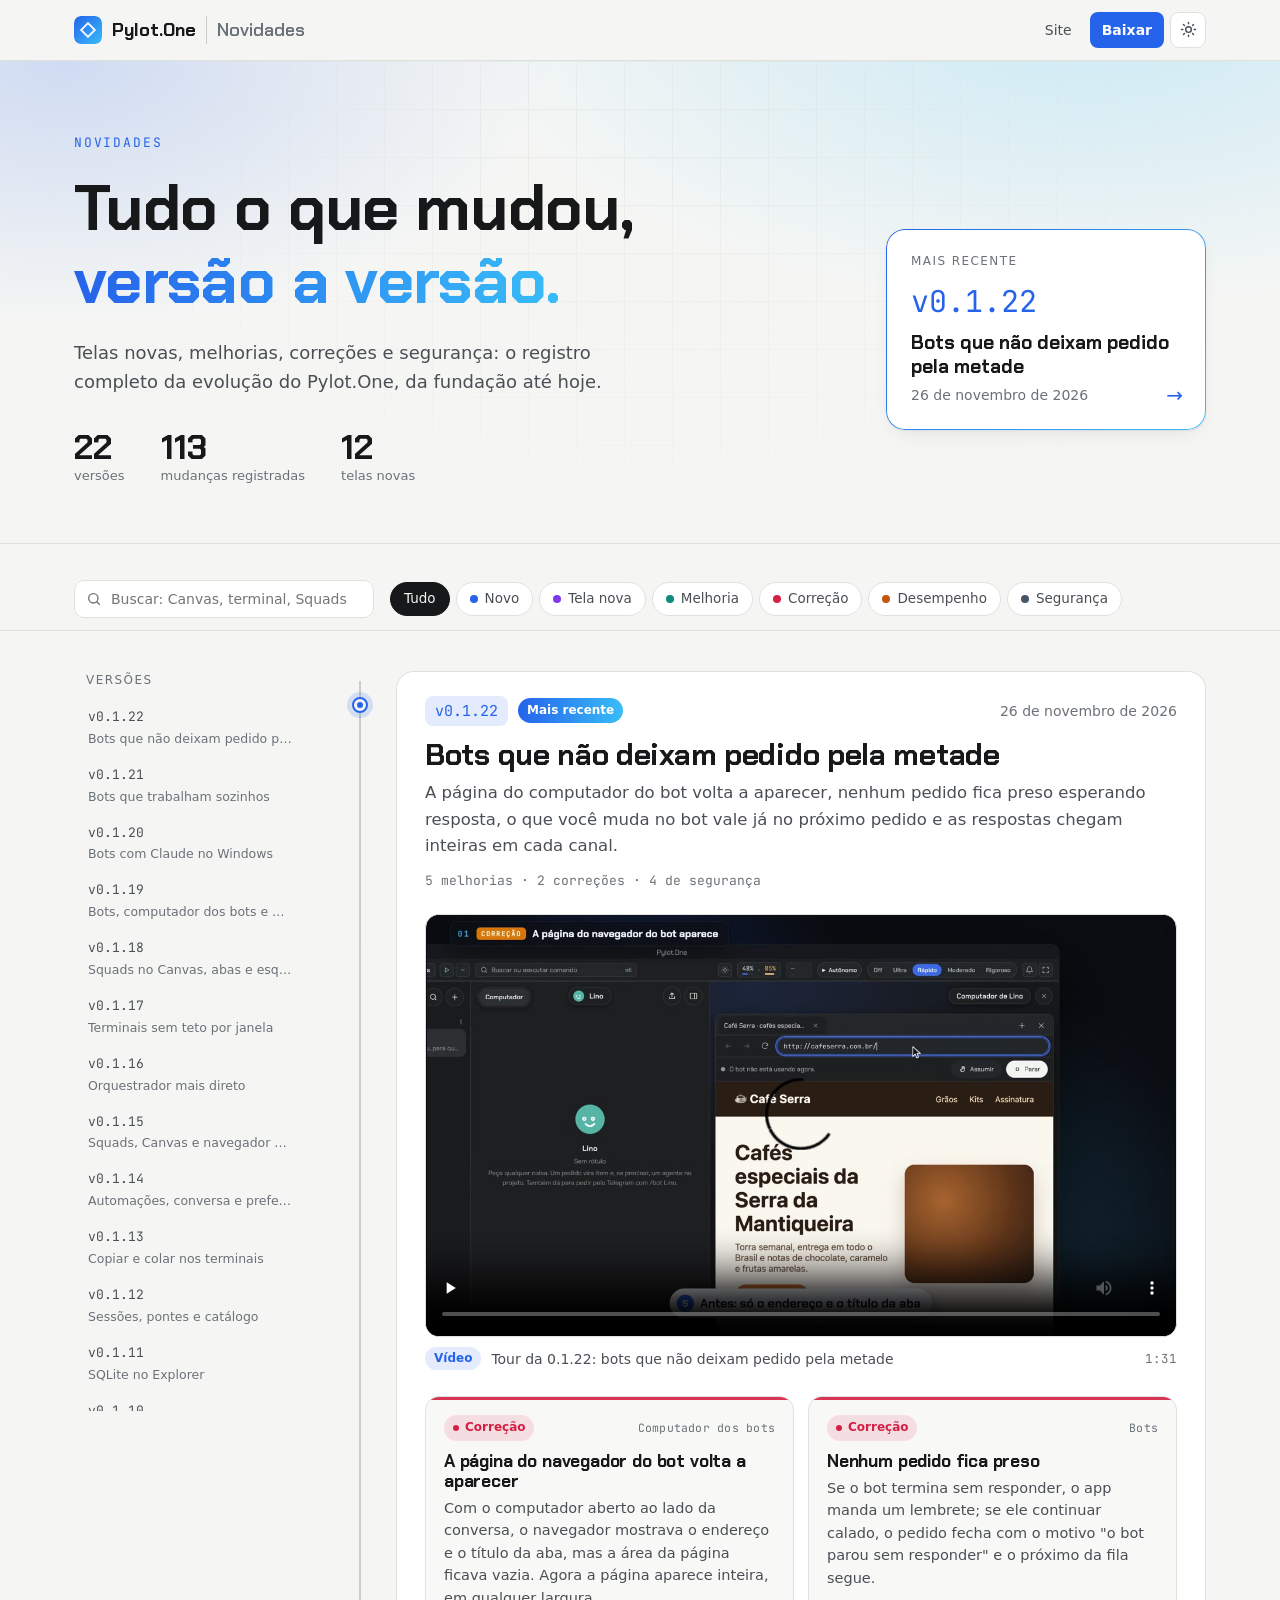
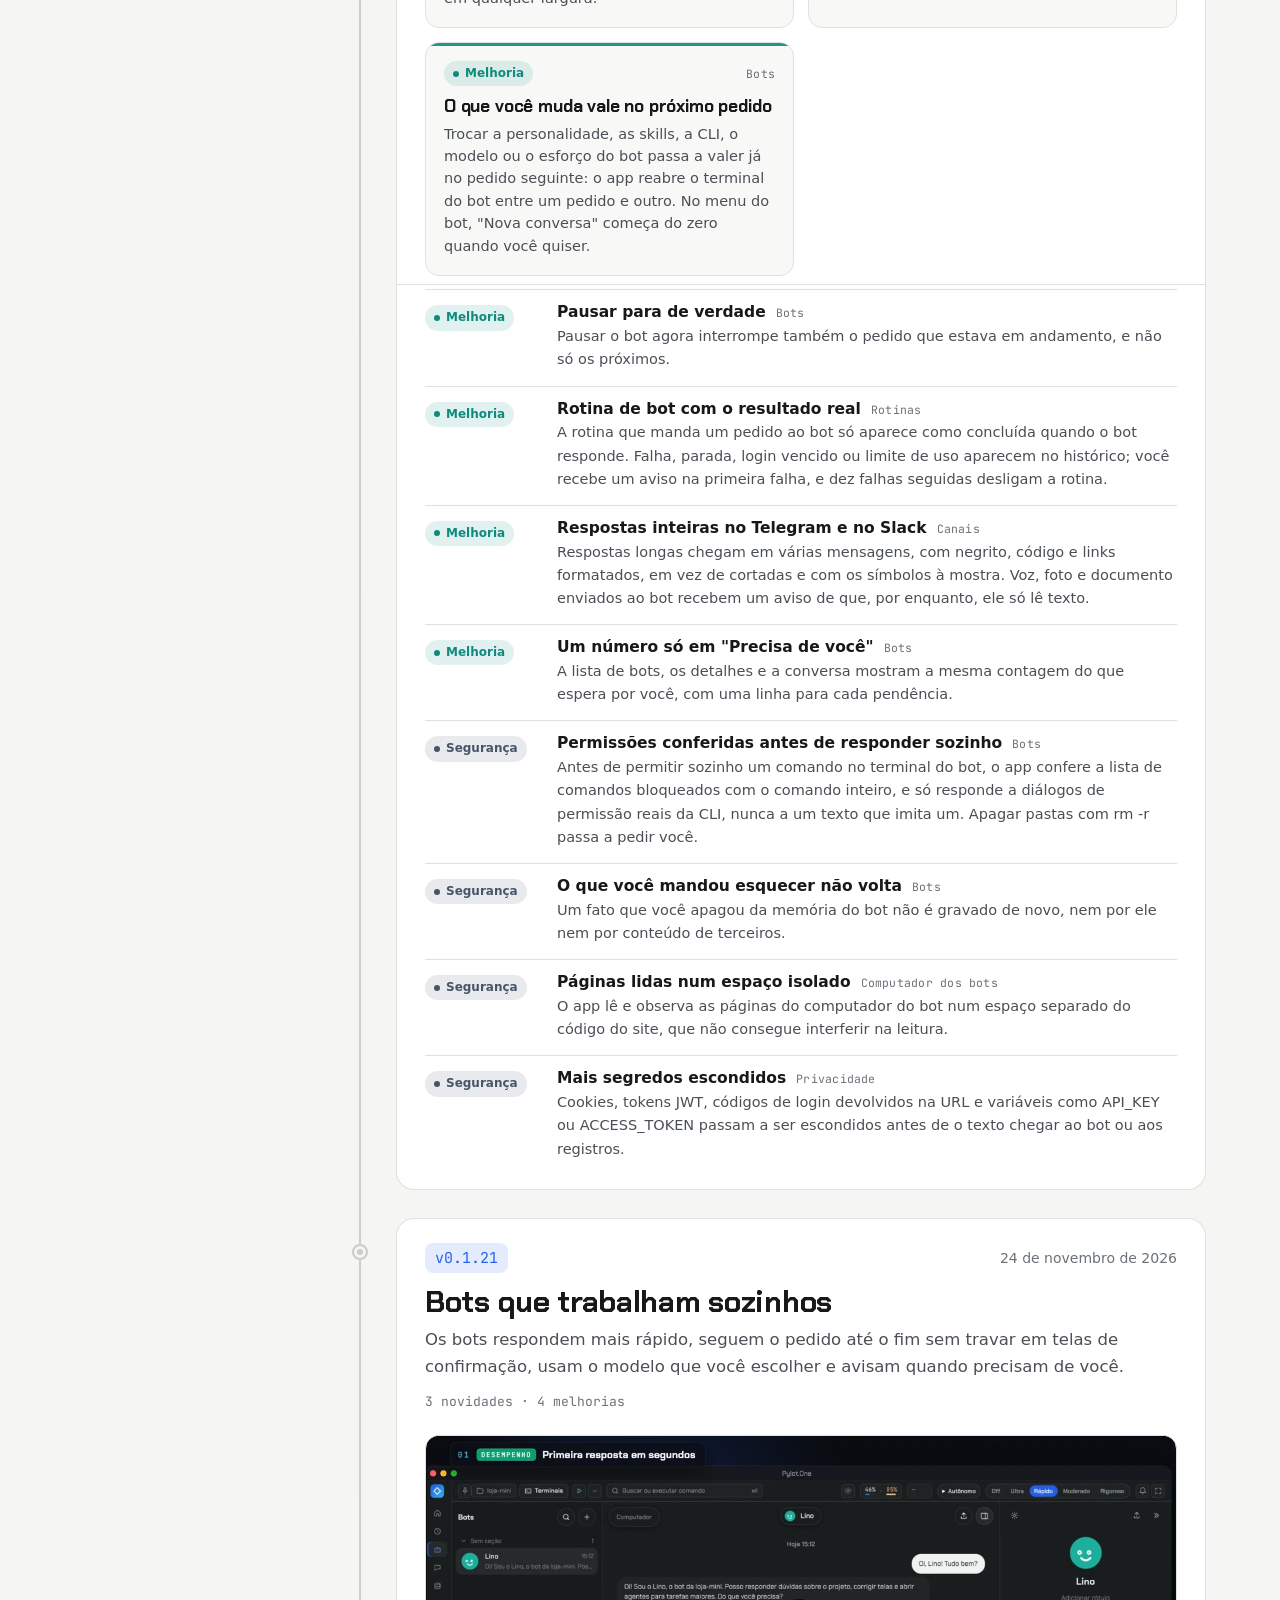
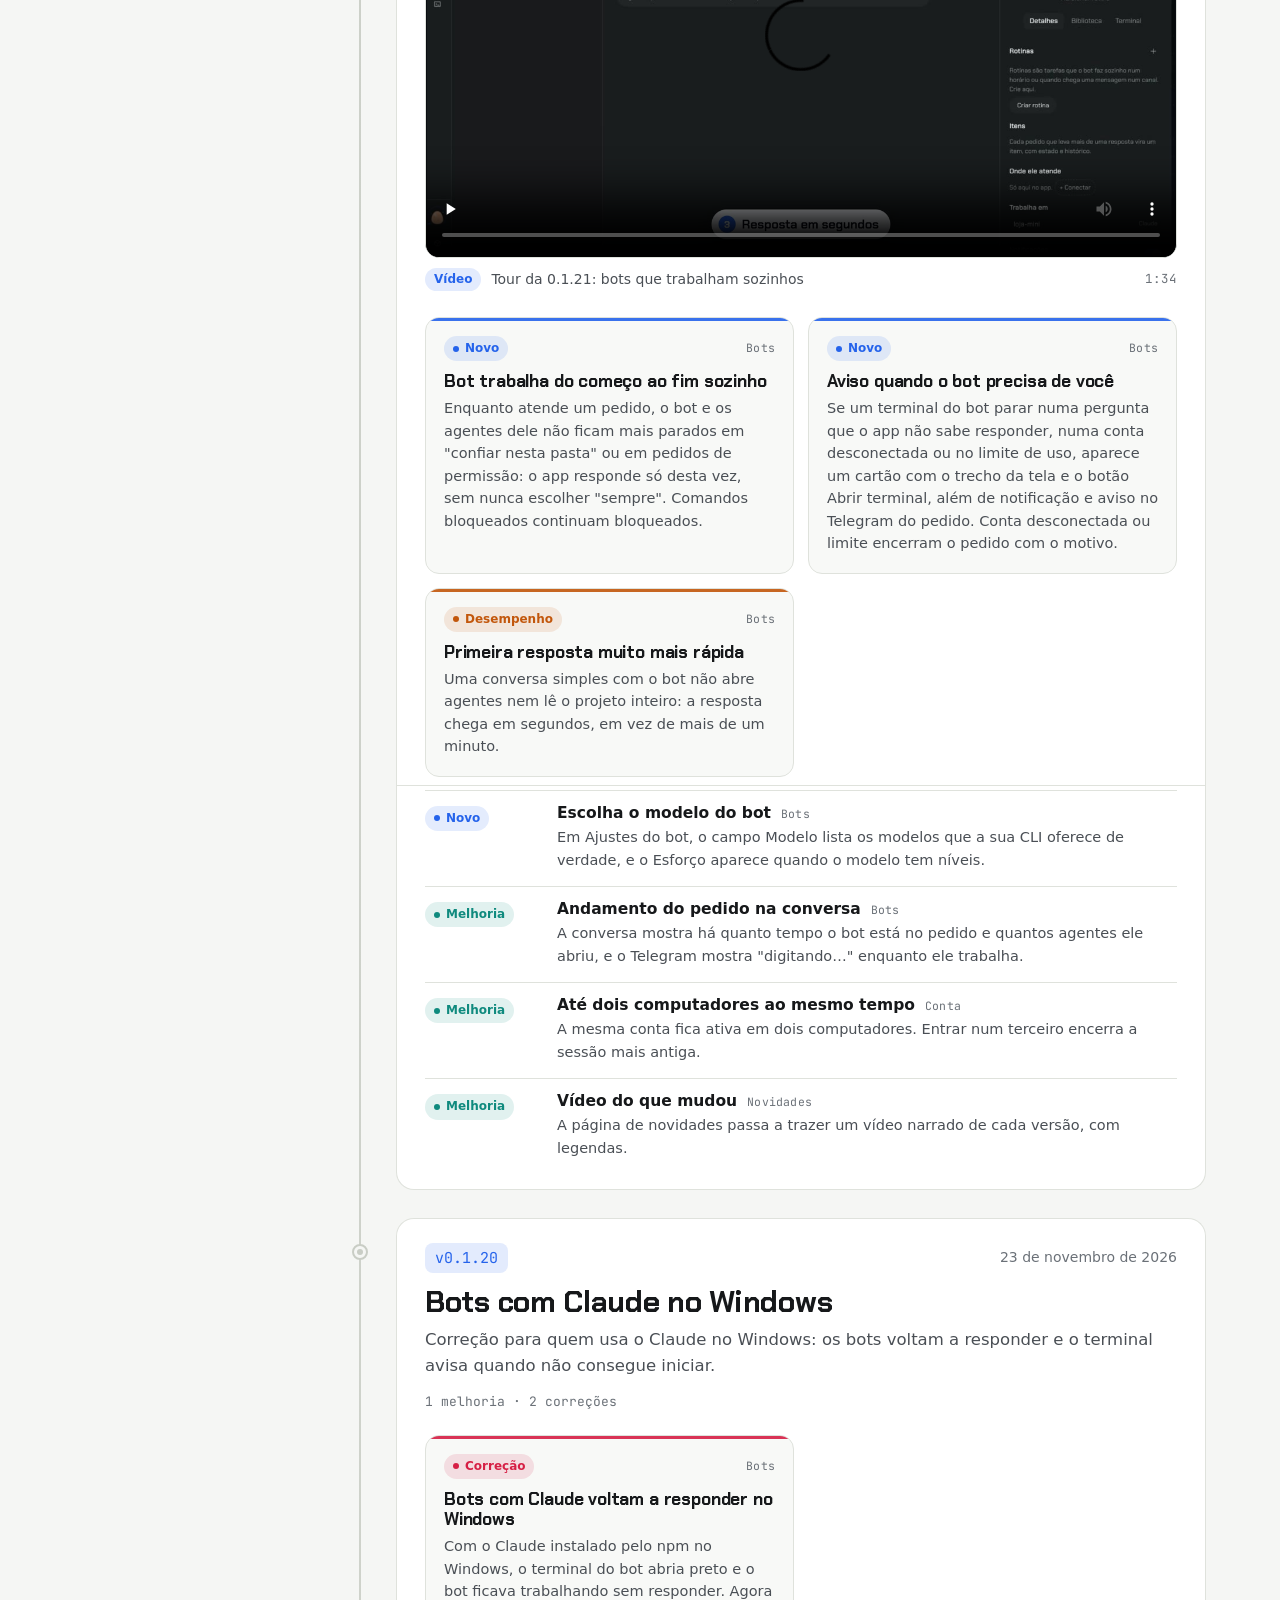
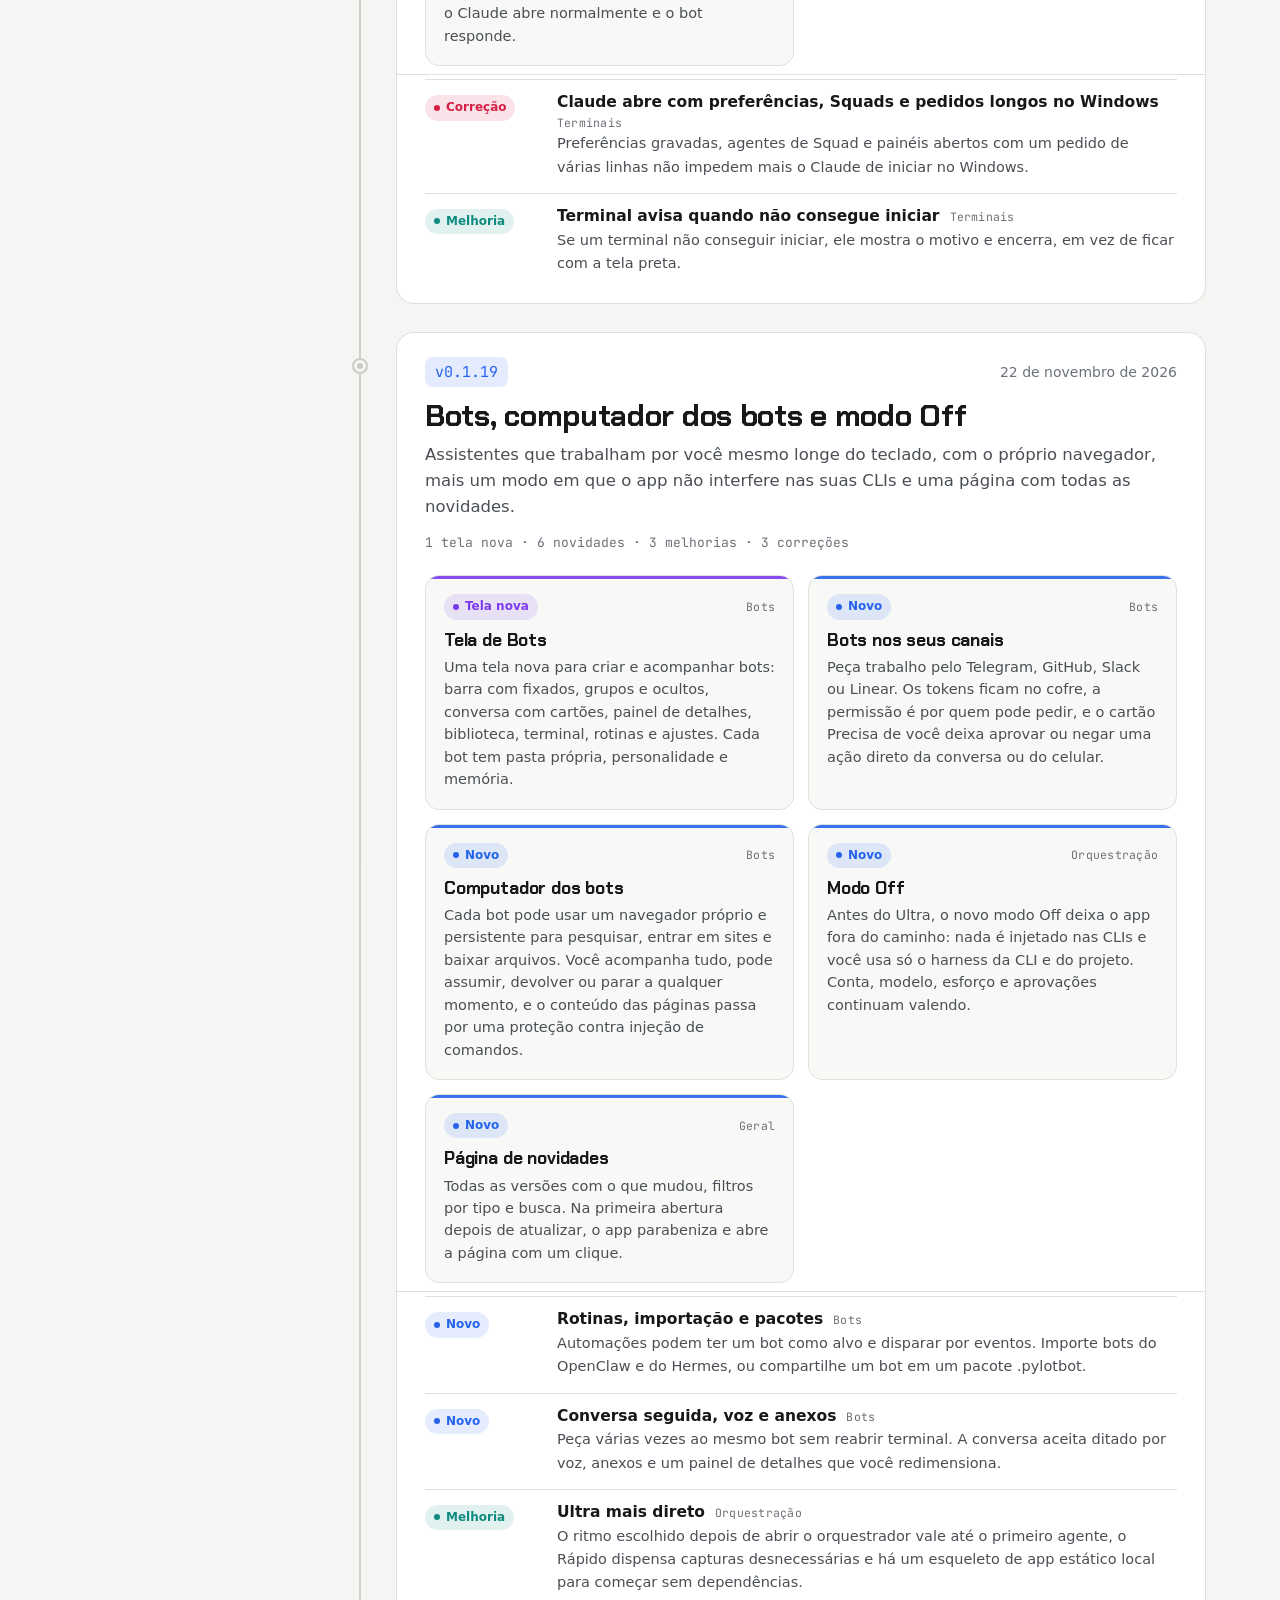
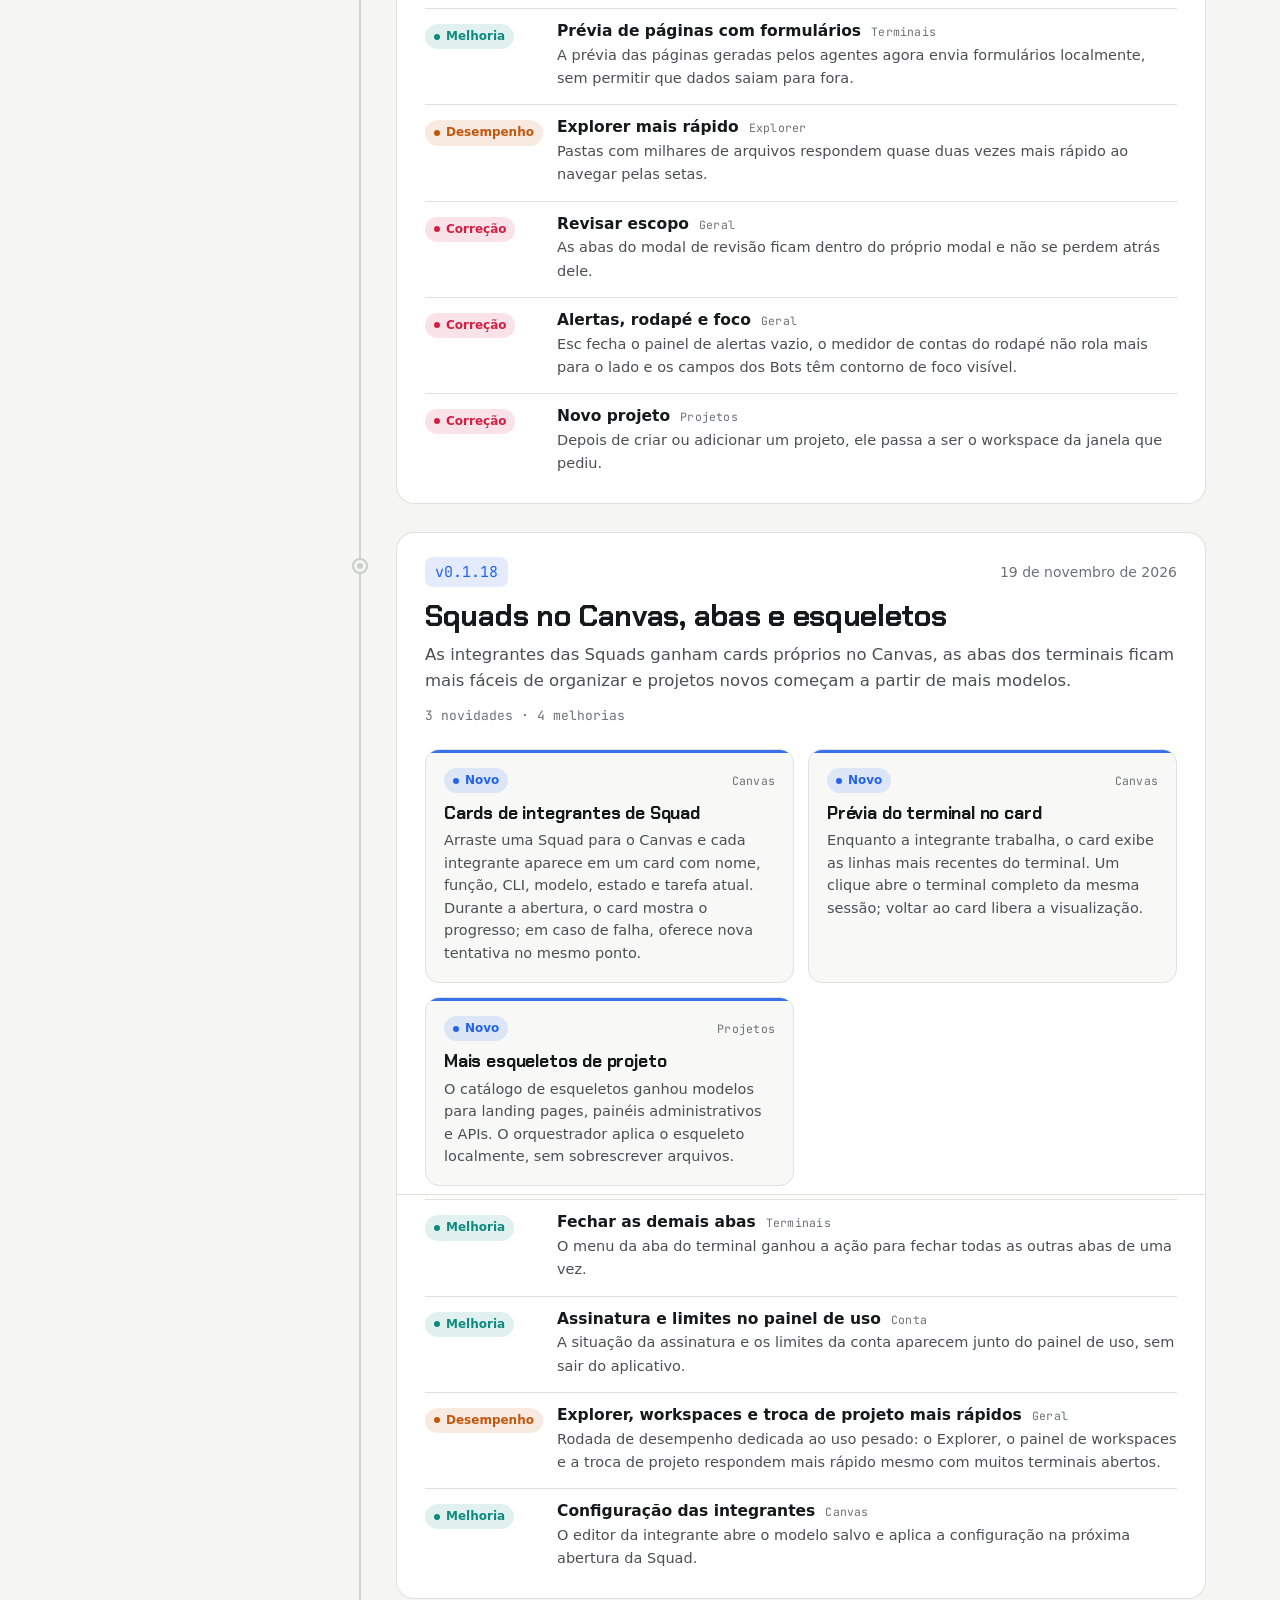
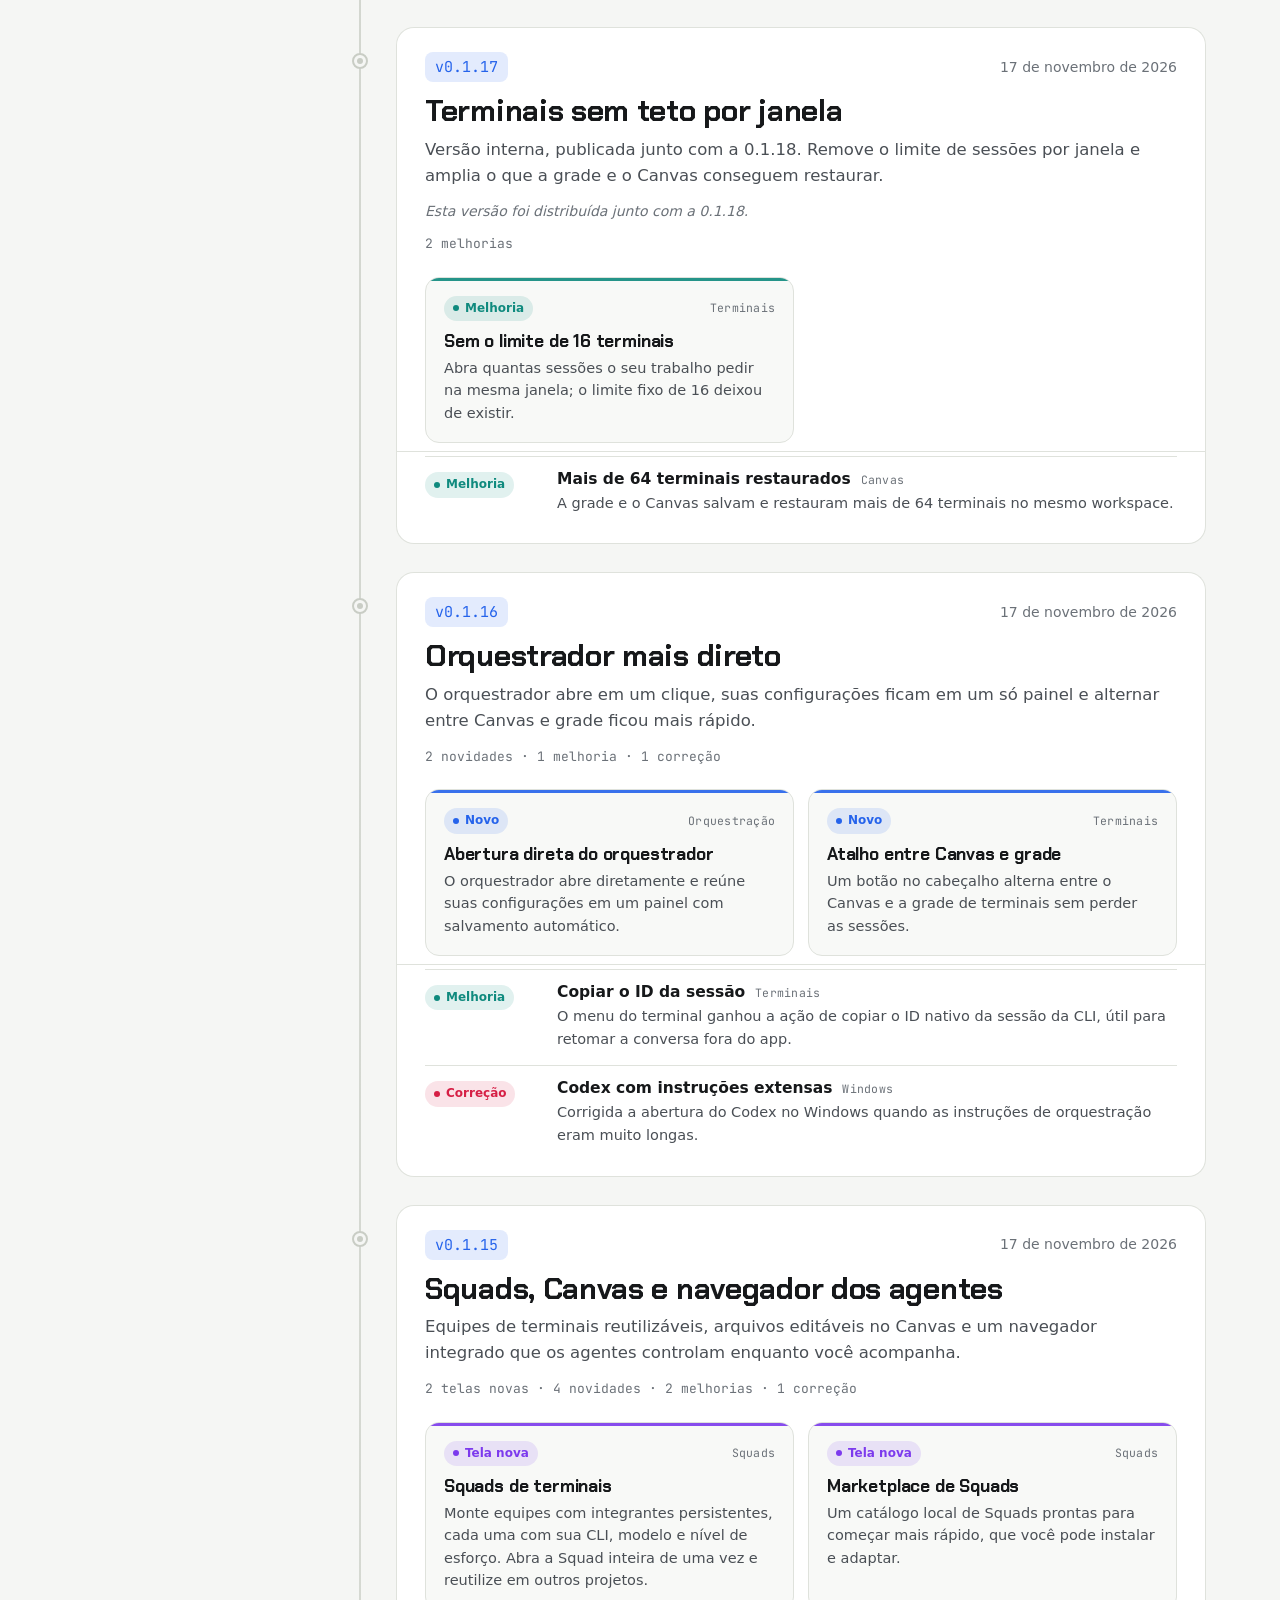
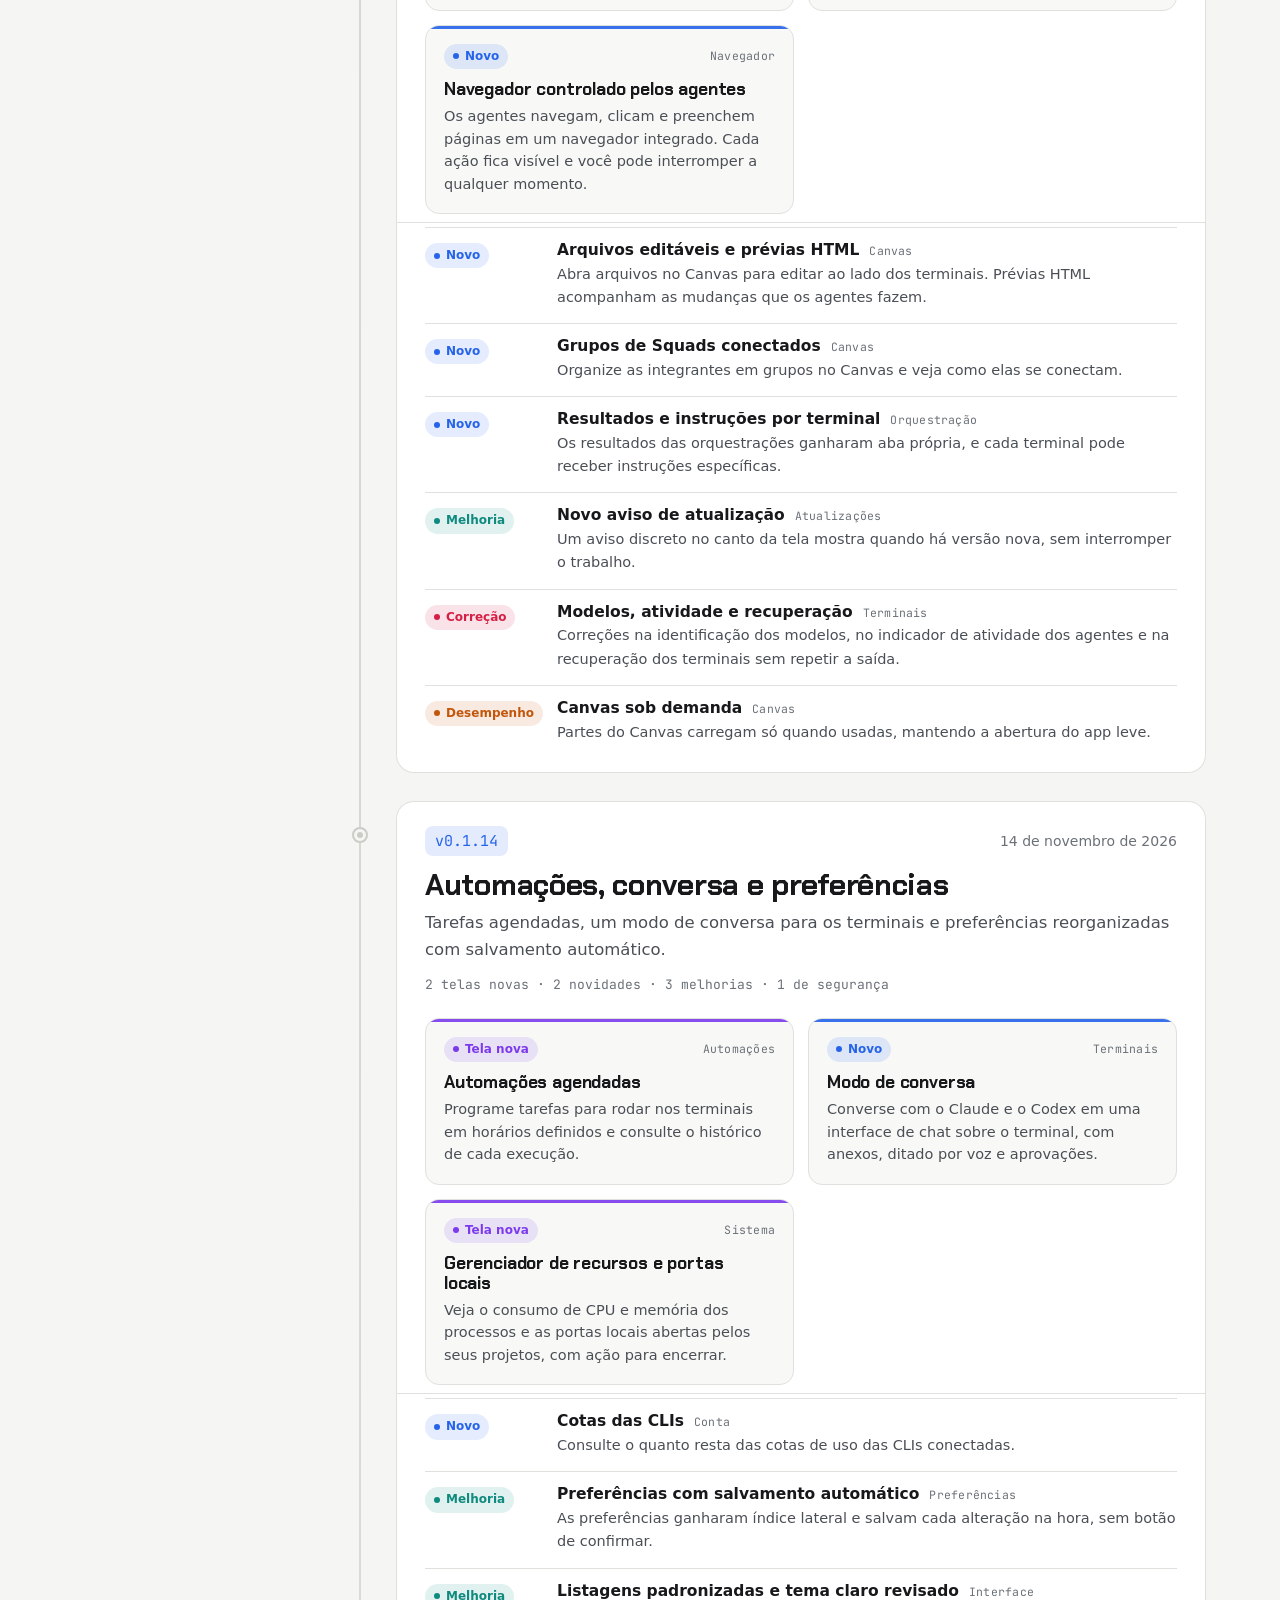
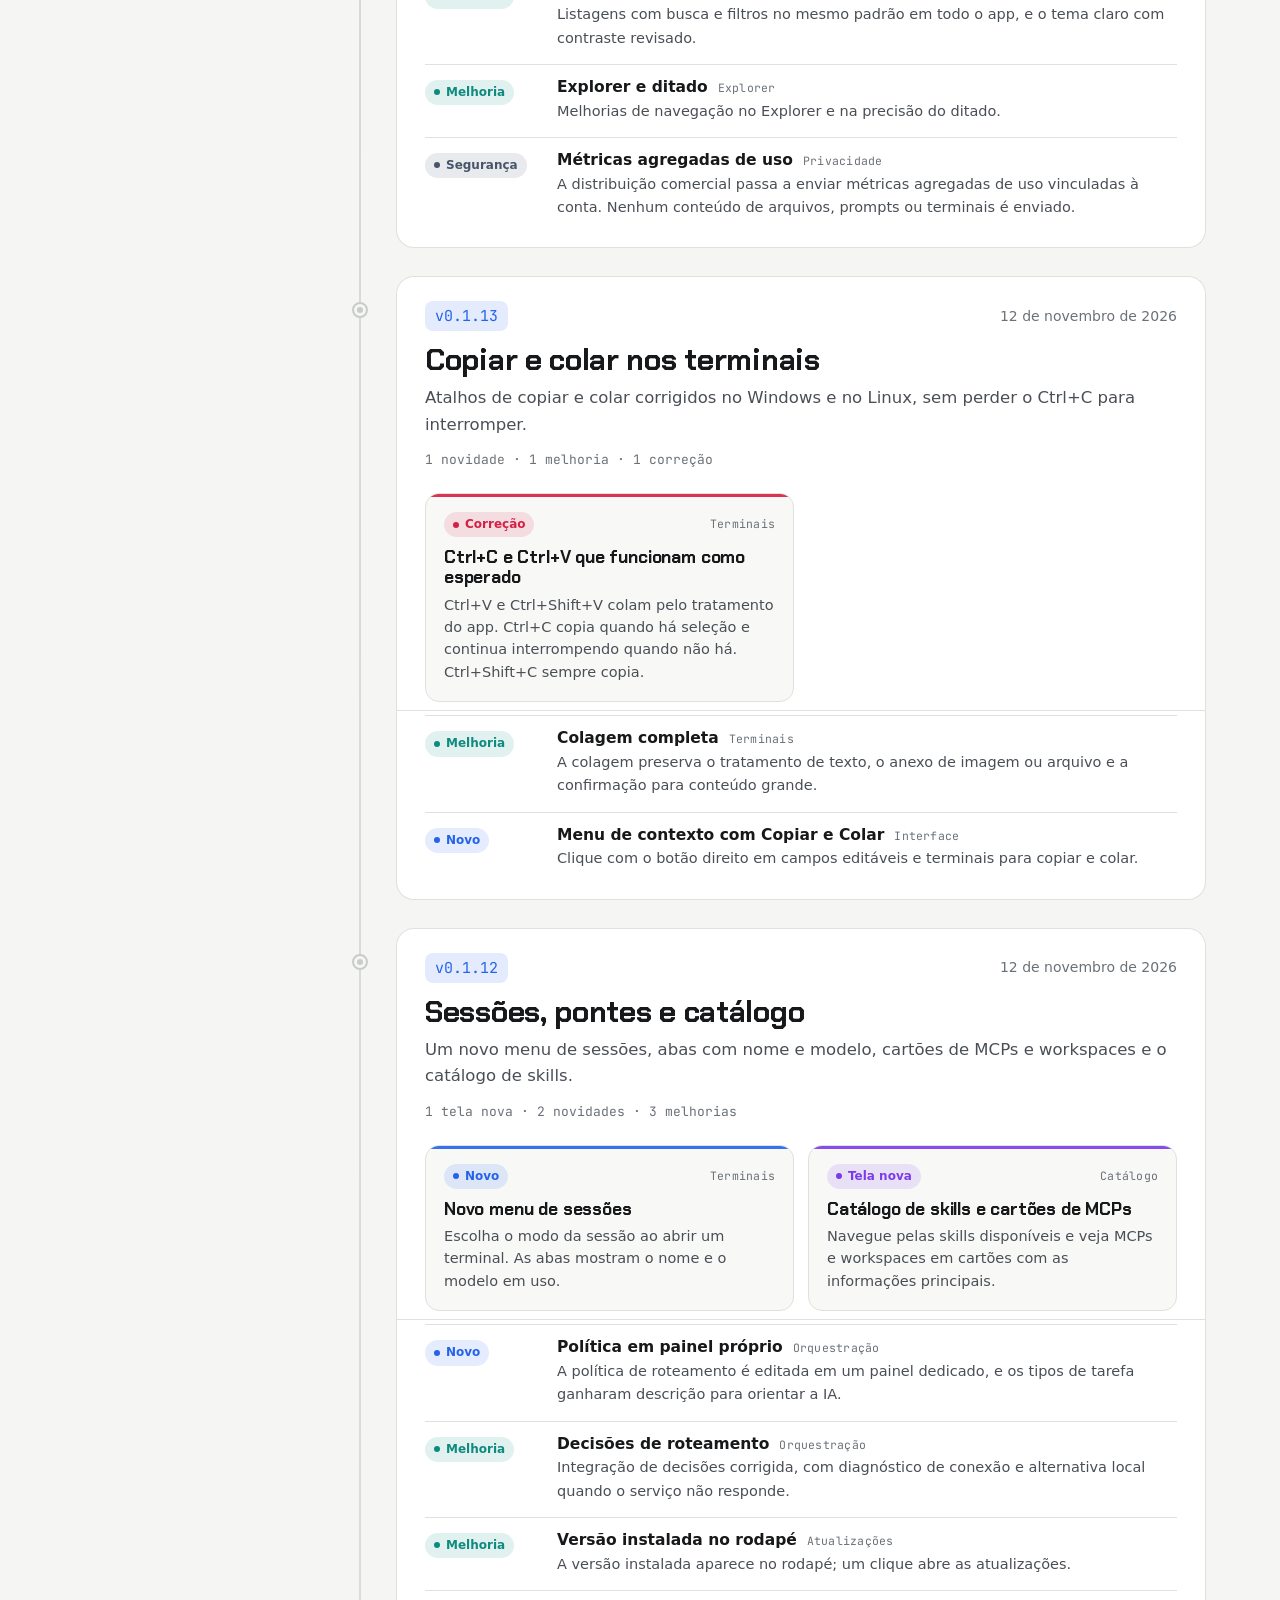
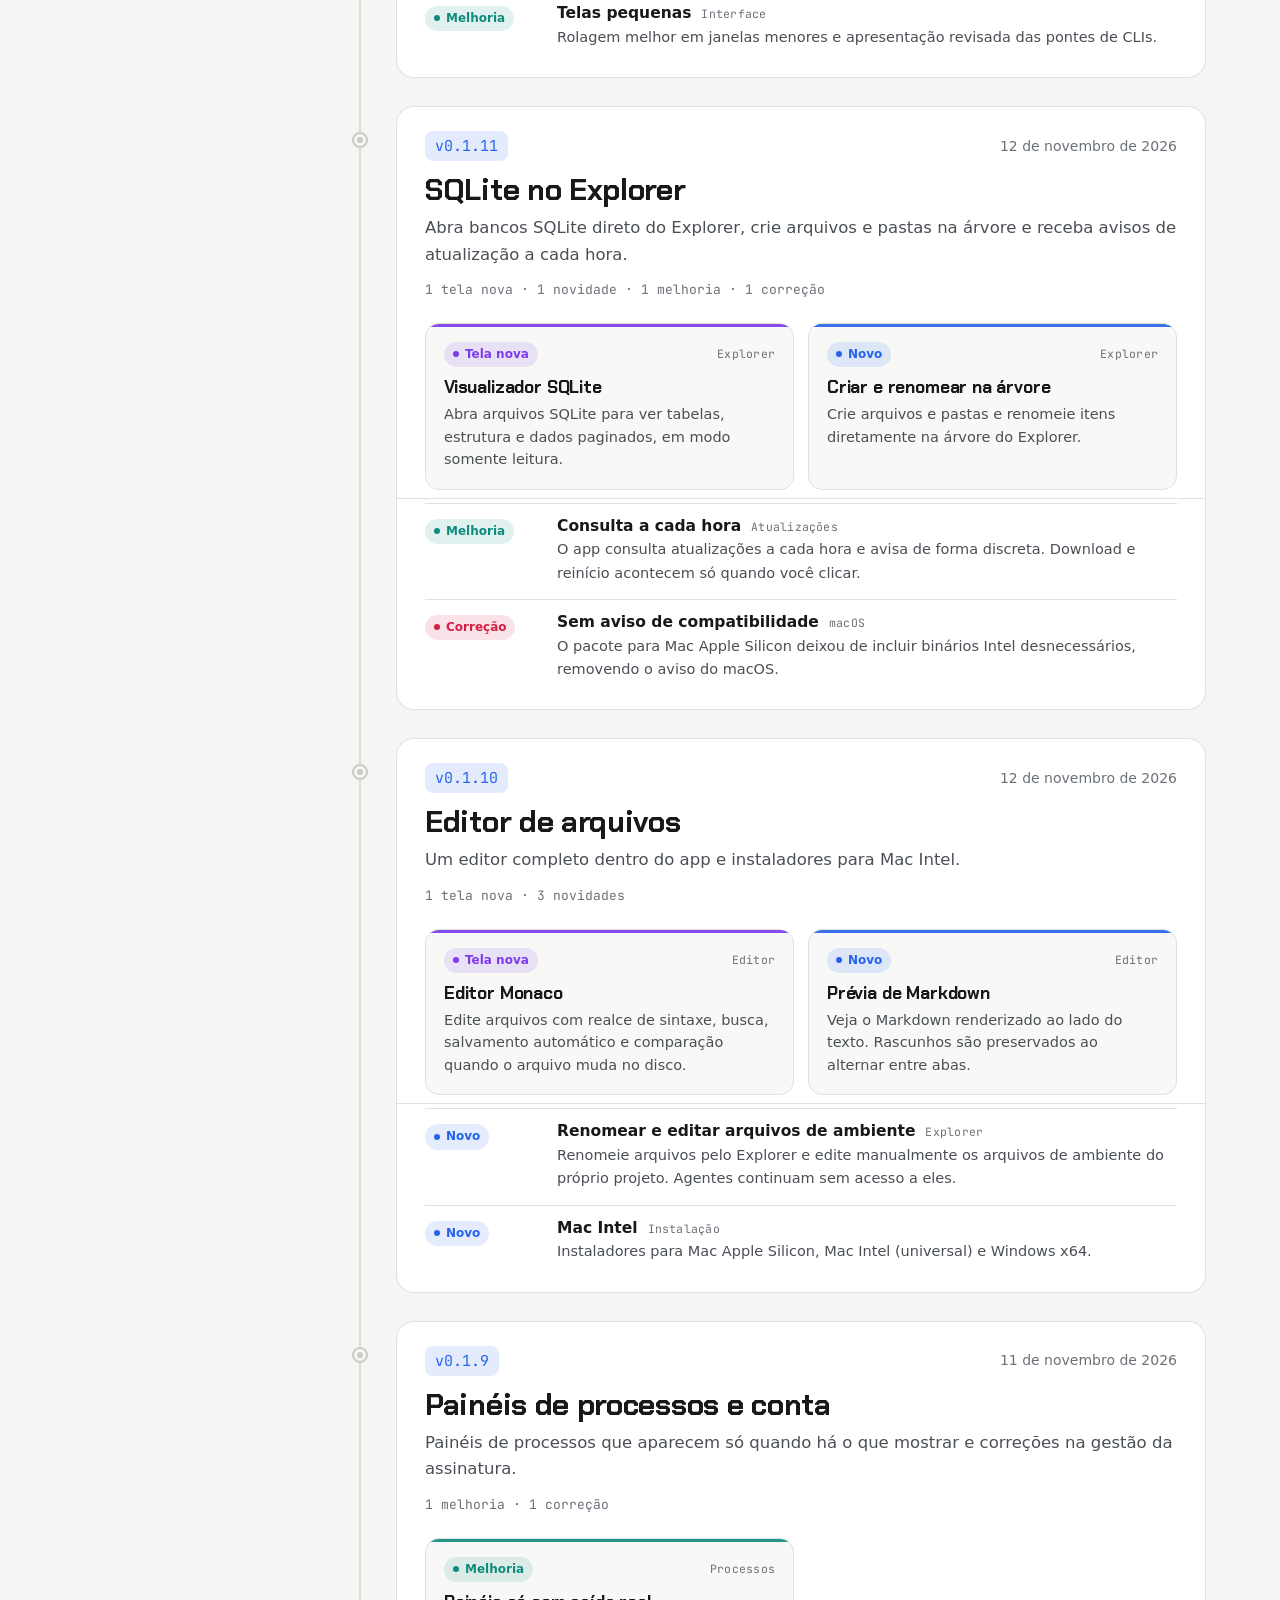
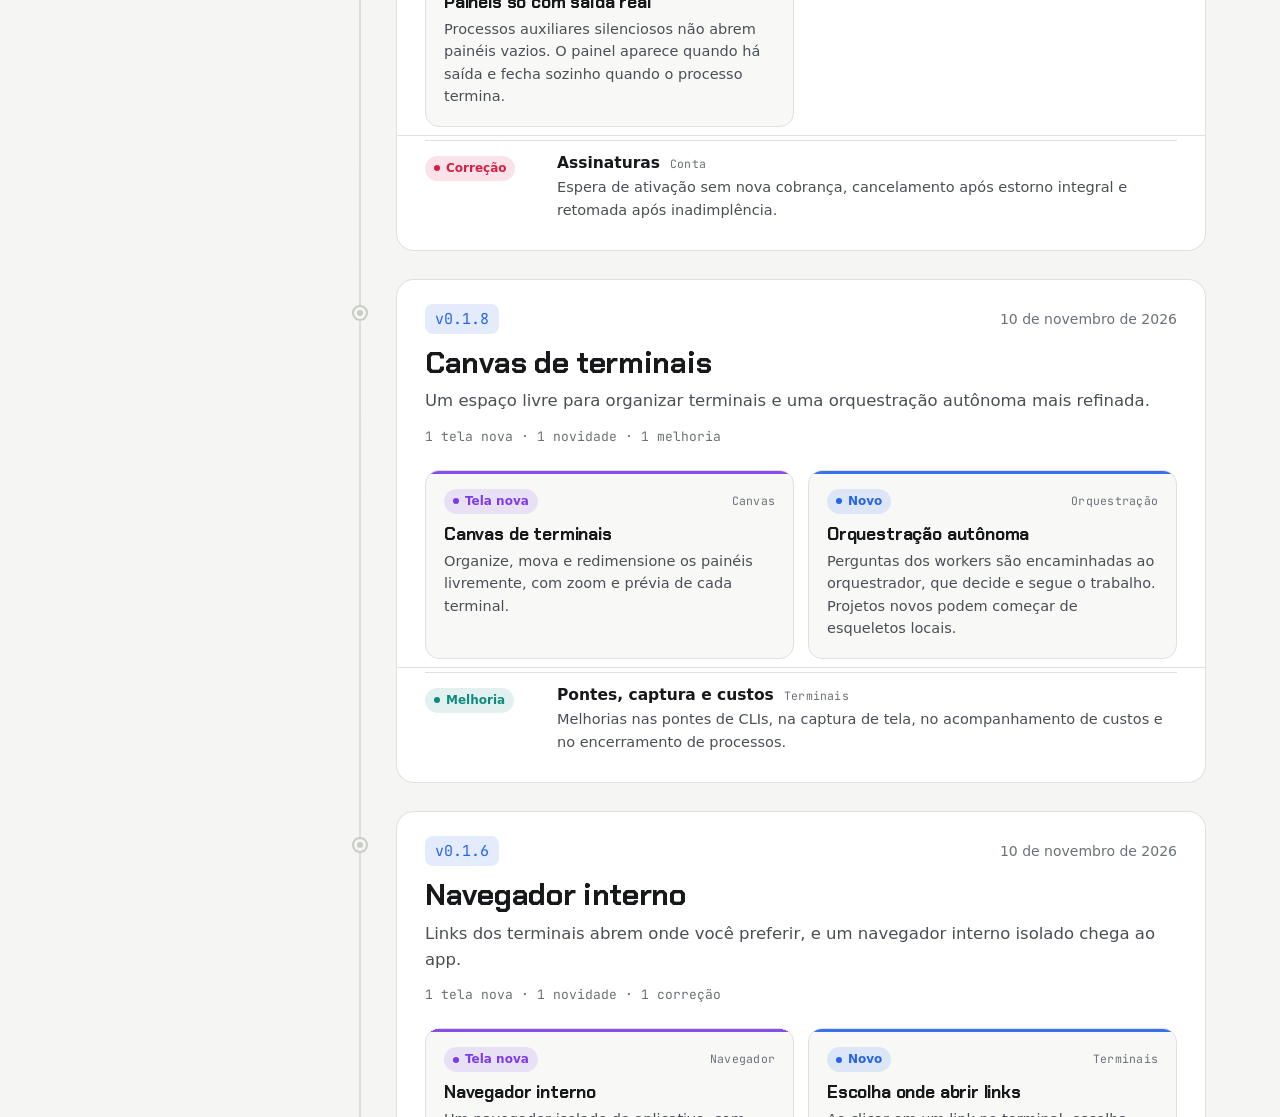
<file: index.html>
<!doctype html>
<html lang="pt-BR"><head><meta charset="utf-8"><meta name="viewport" content="width=device-width, initial-scale=1">
<title>Novidades</title><meta http-equiv="refresh" content="0; url=novidades/">
<link rel="canonical" href="novidades/"></head>
<body><p><a href="novidades/">Ver as novidades</a></p></body></html>
</file>
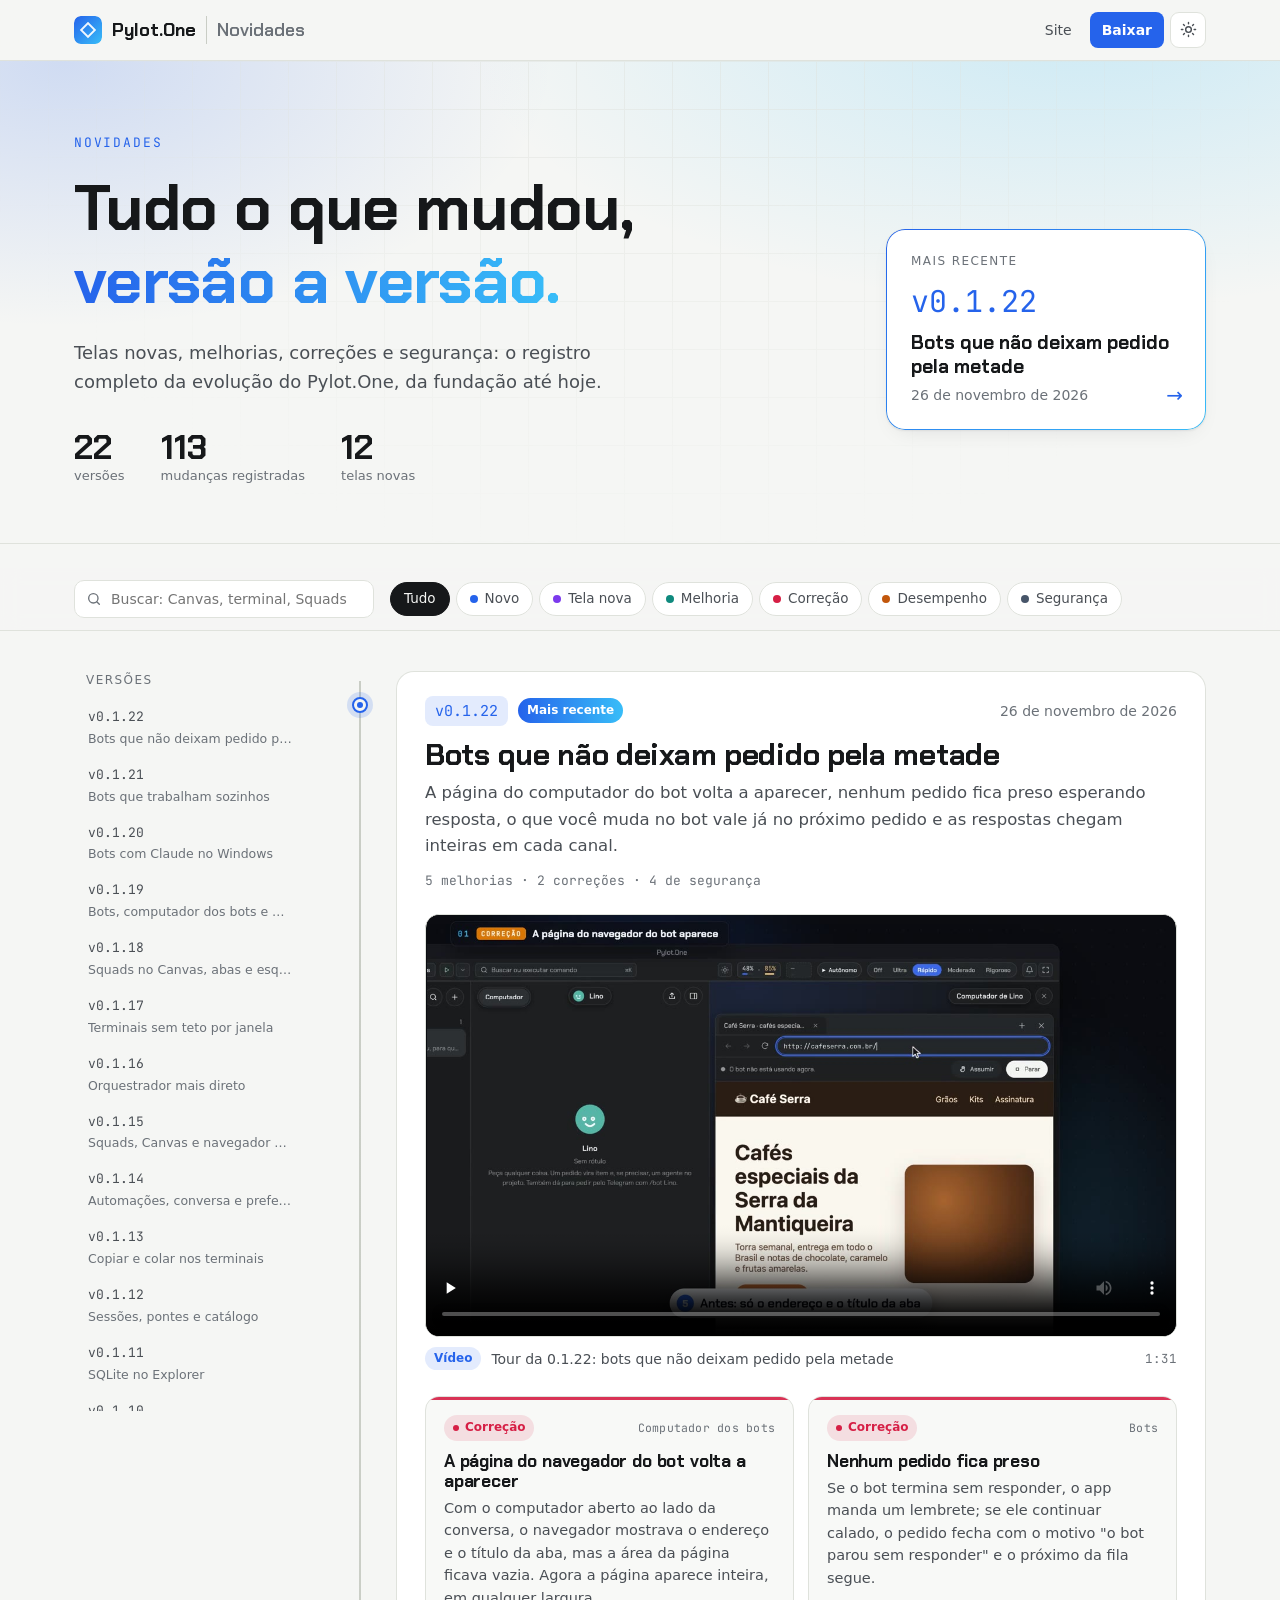
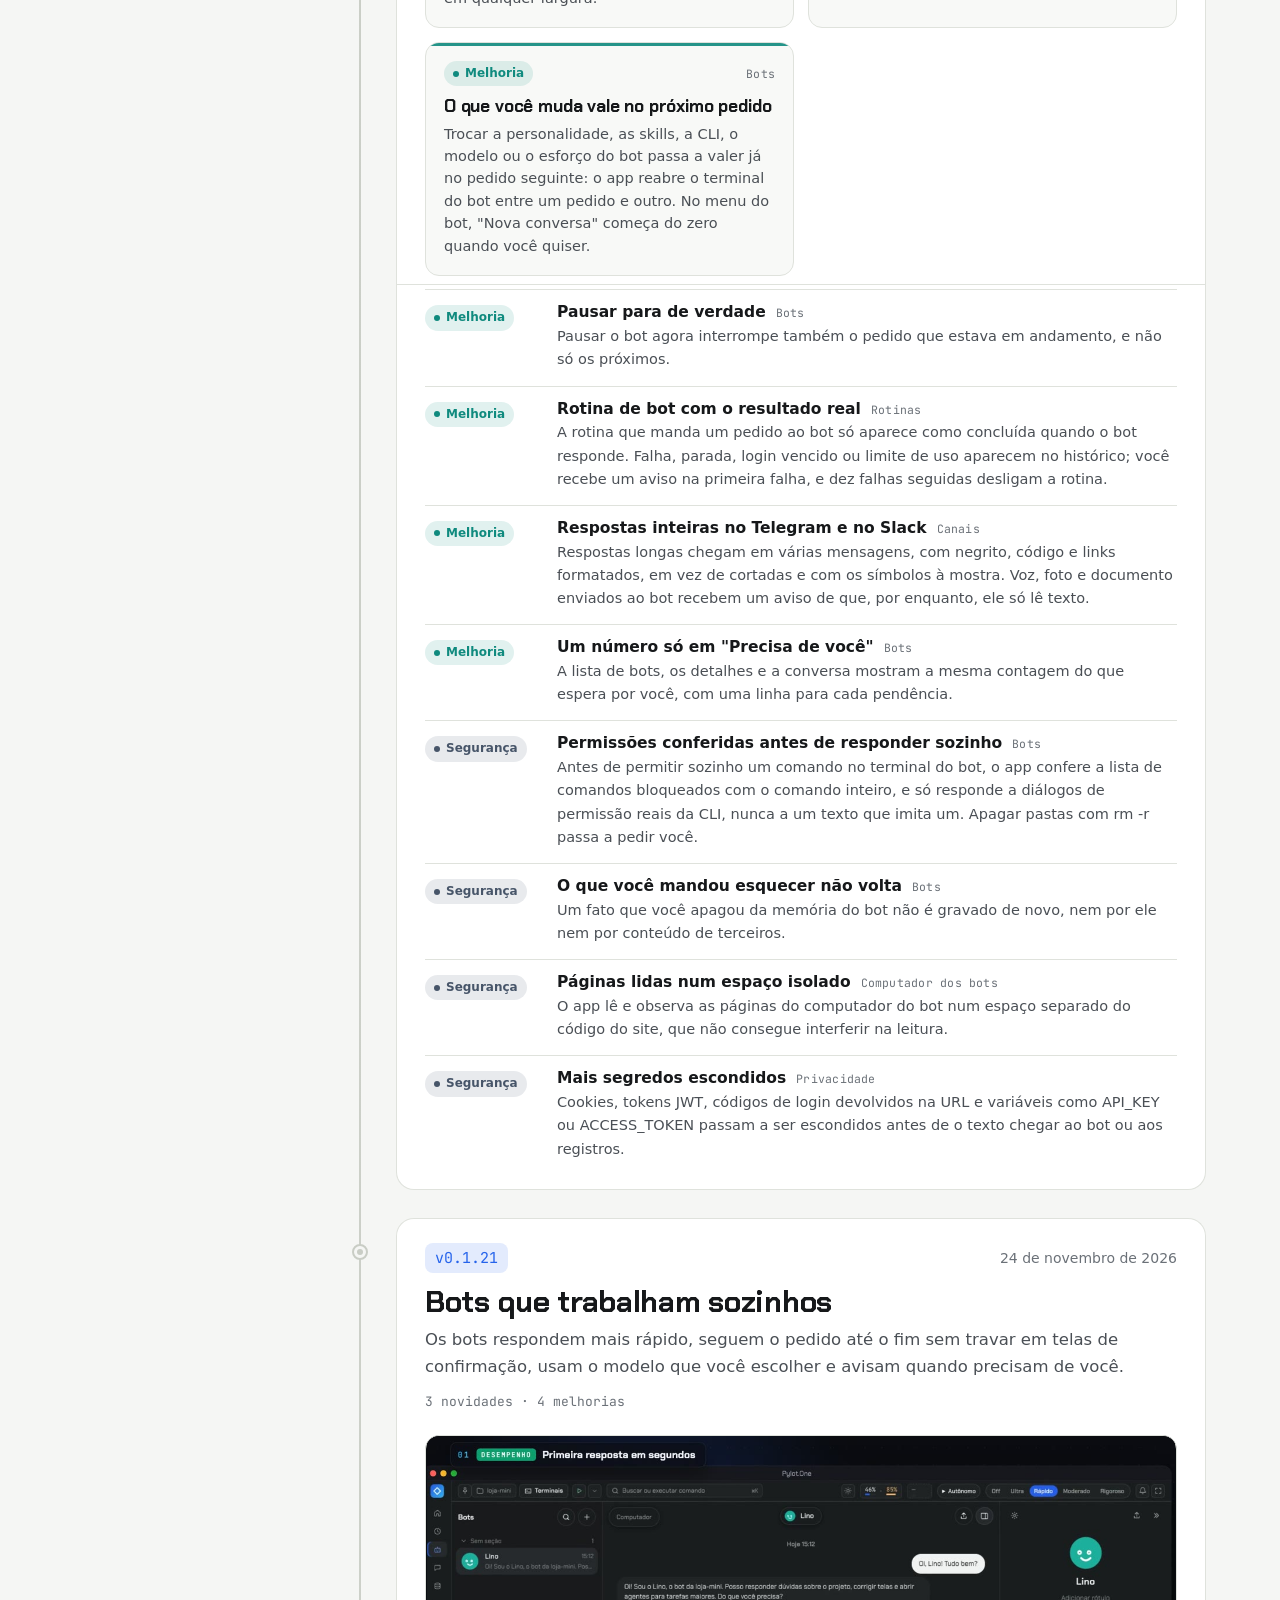
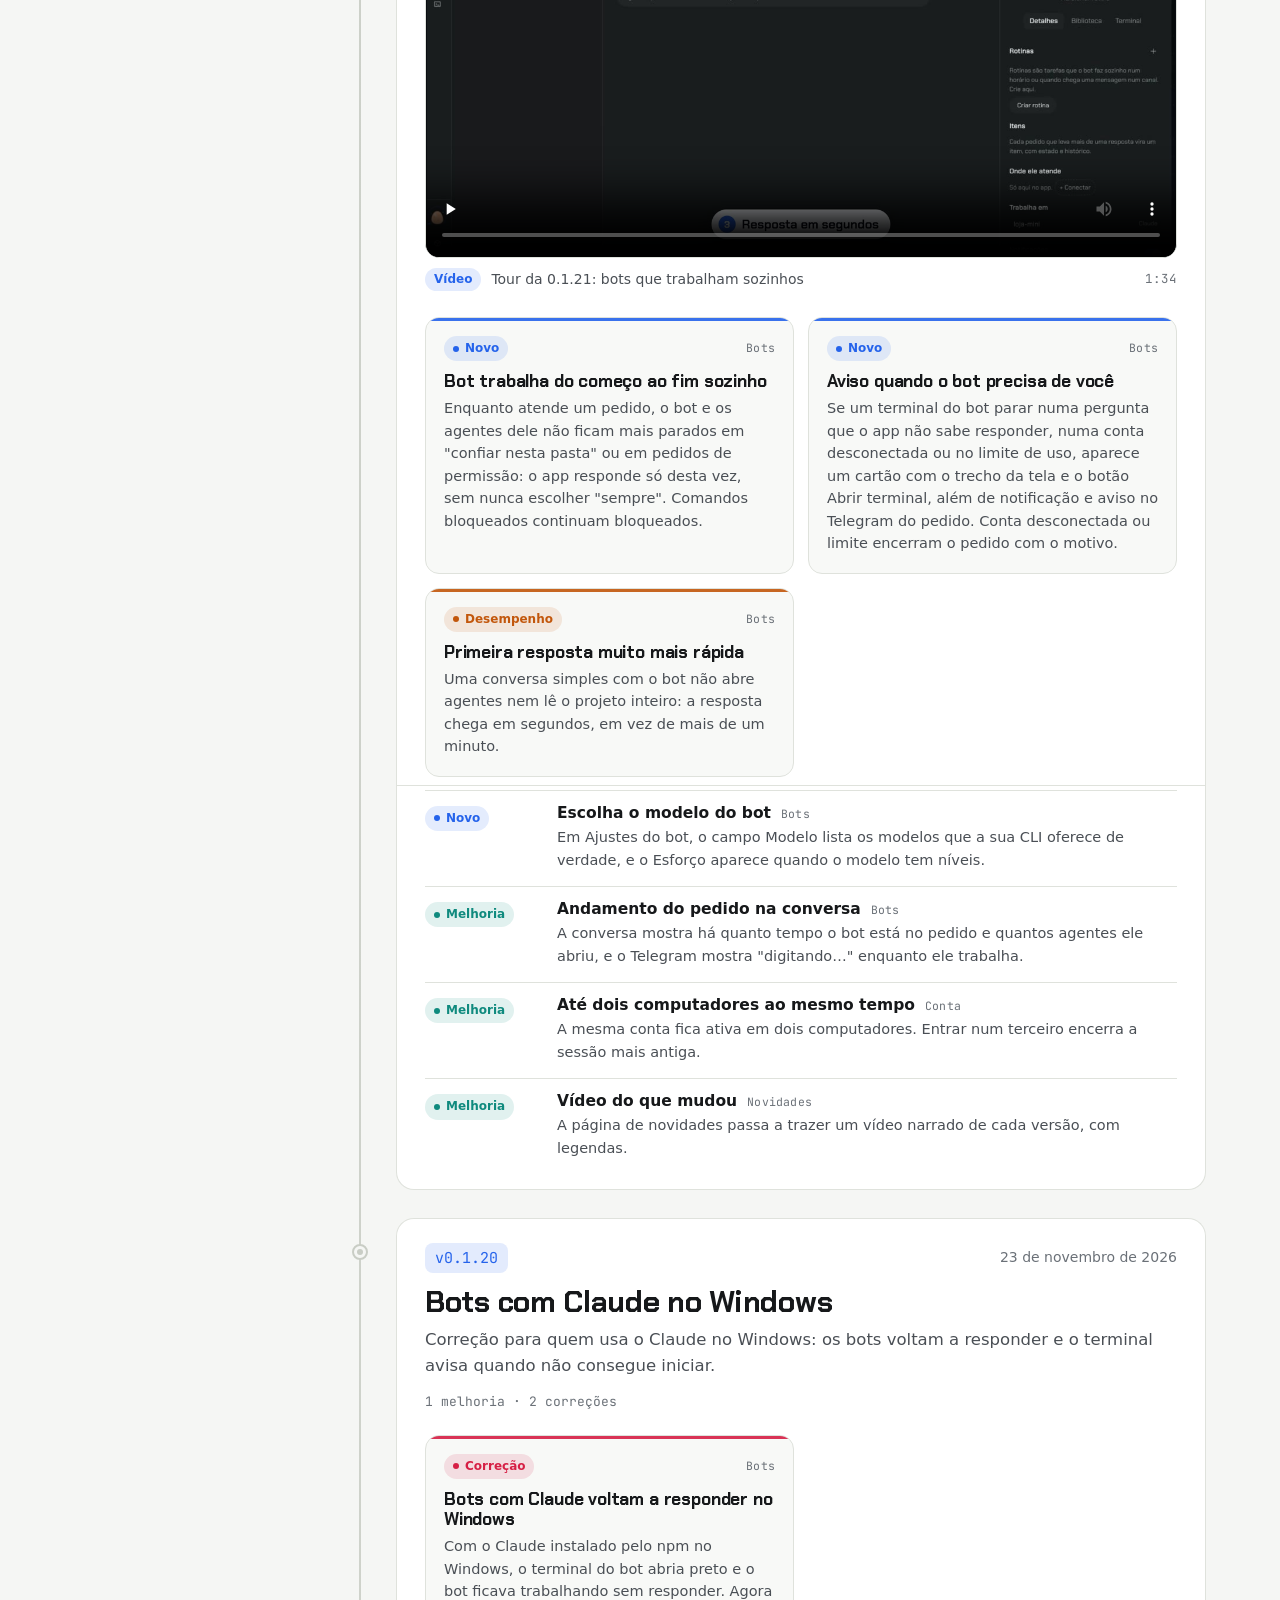
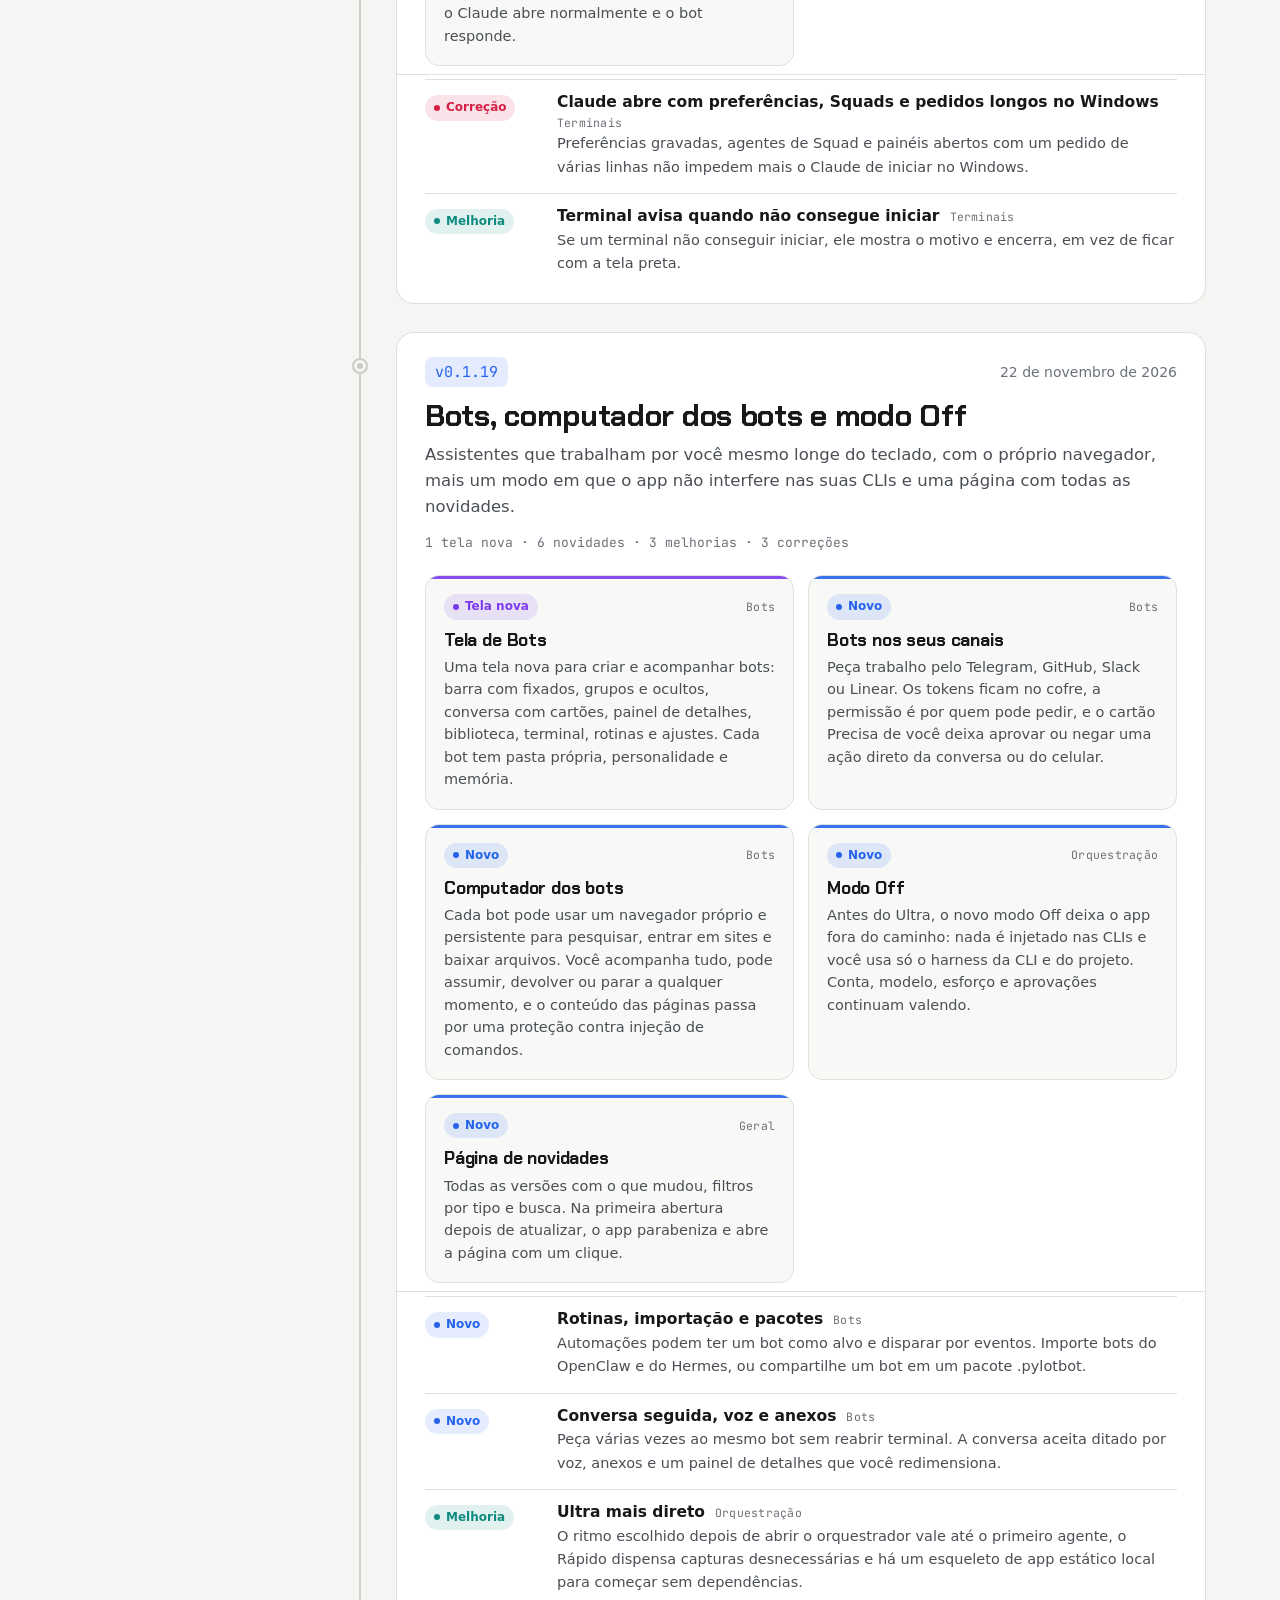
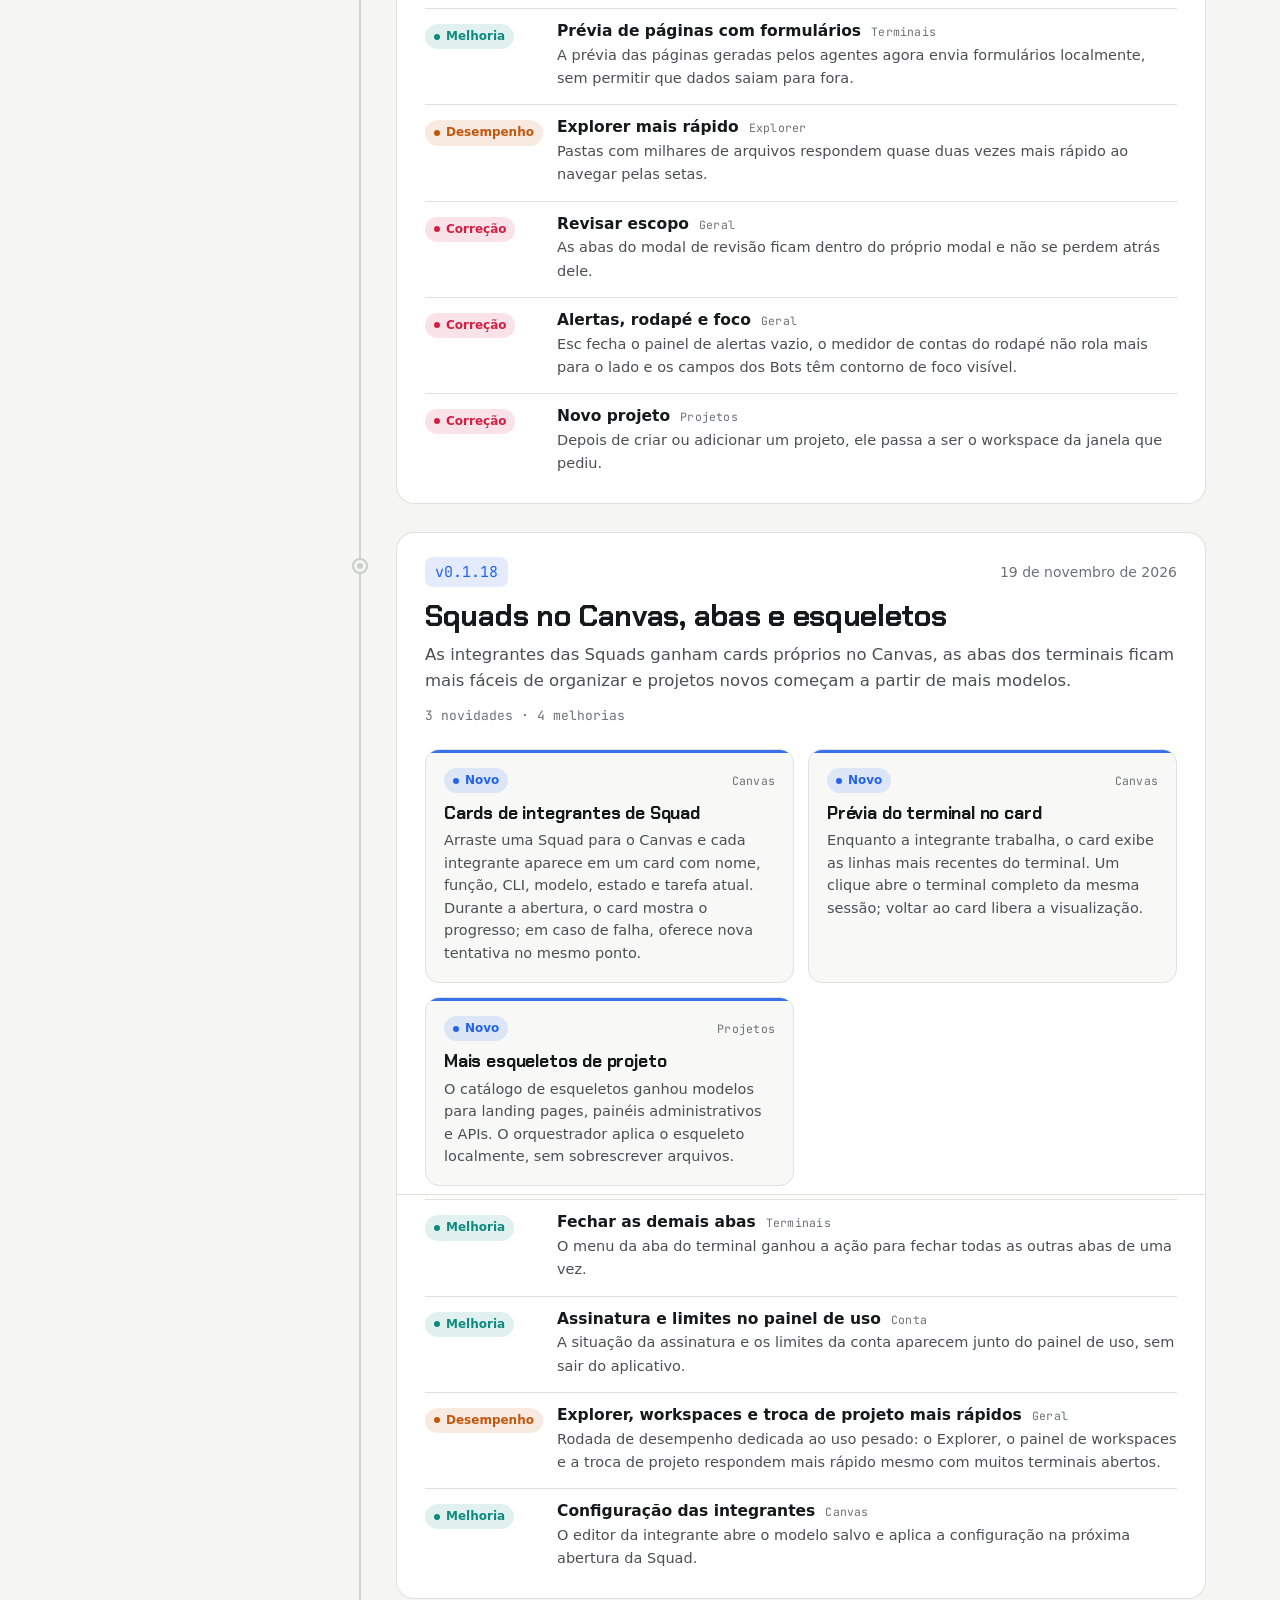
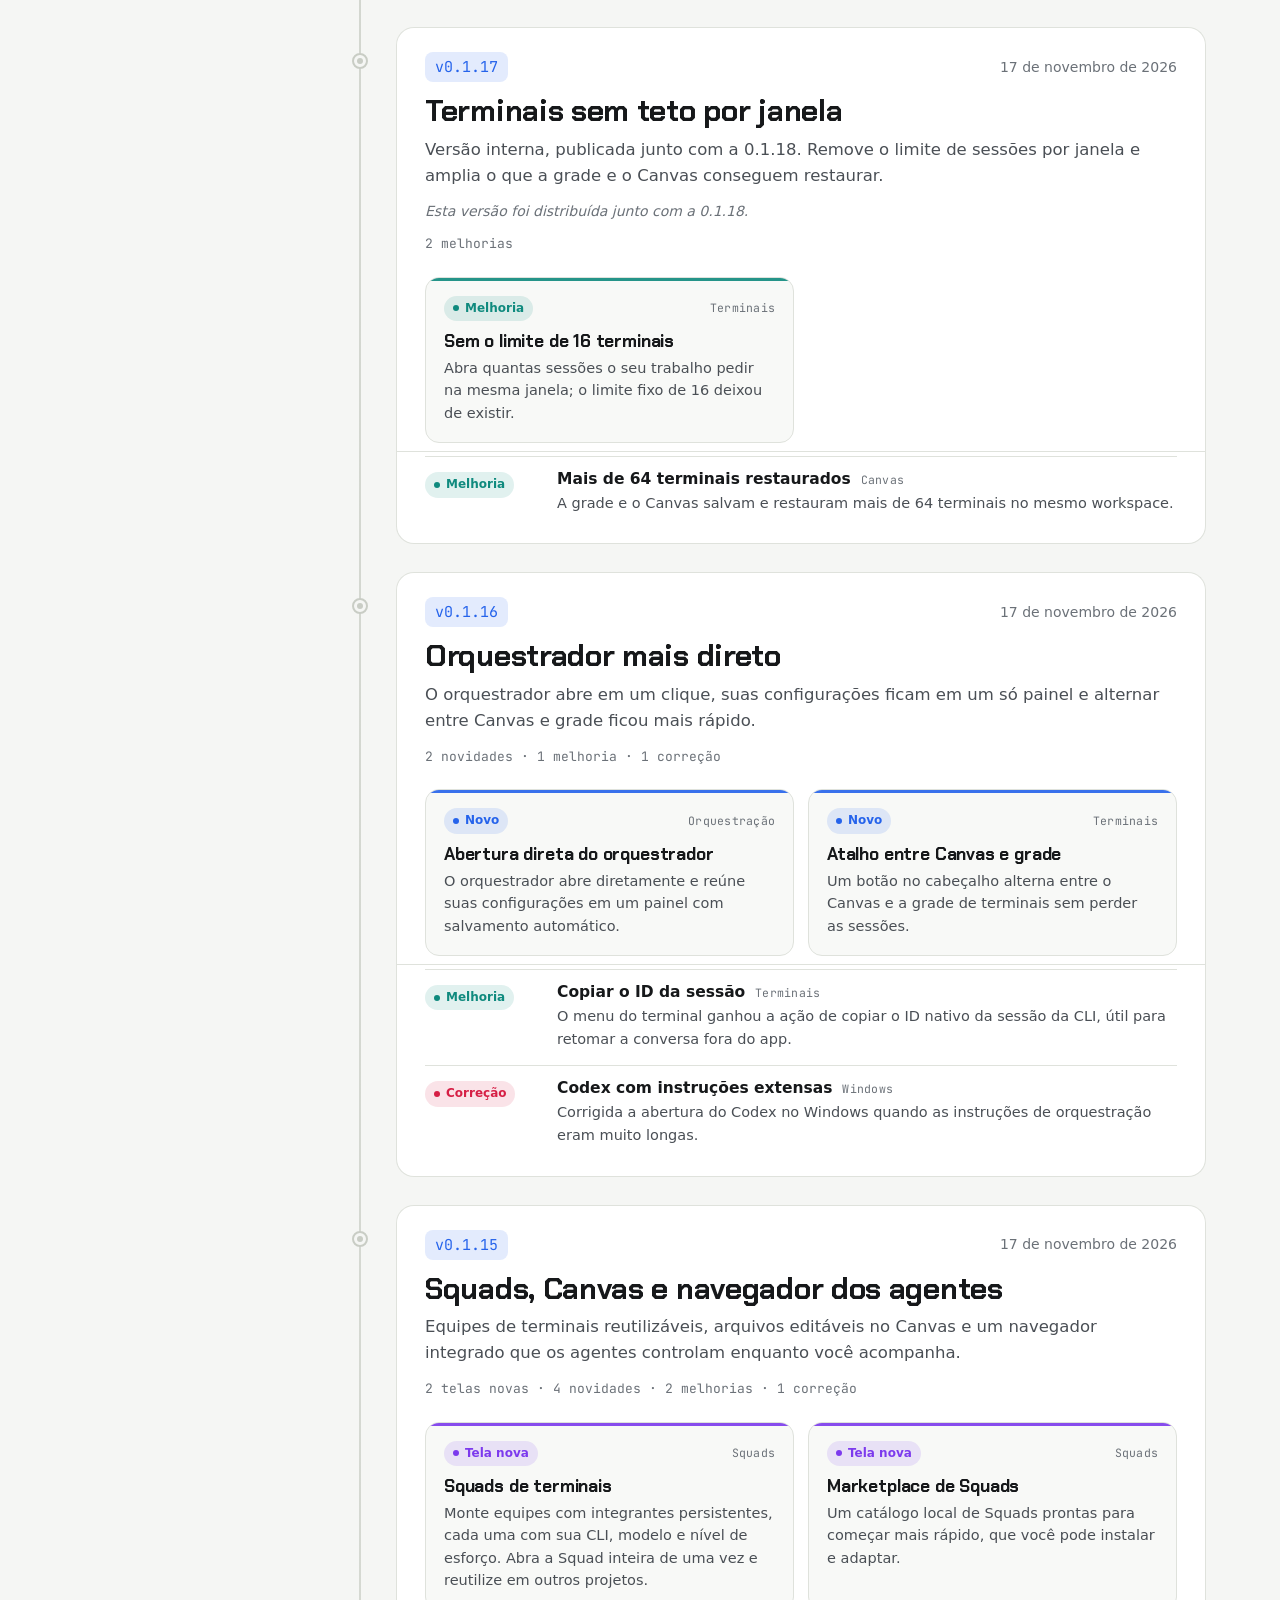
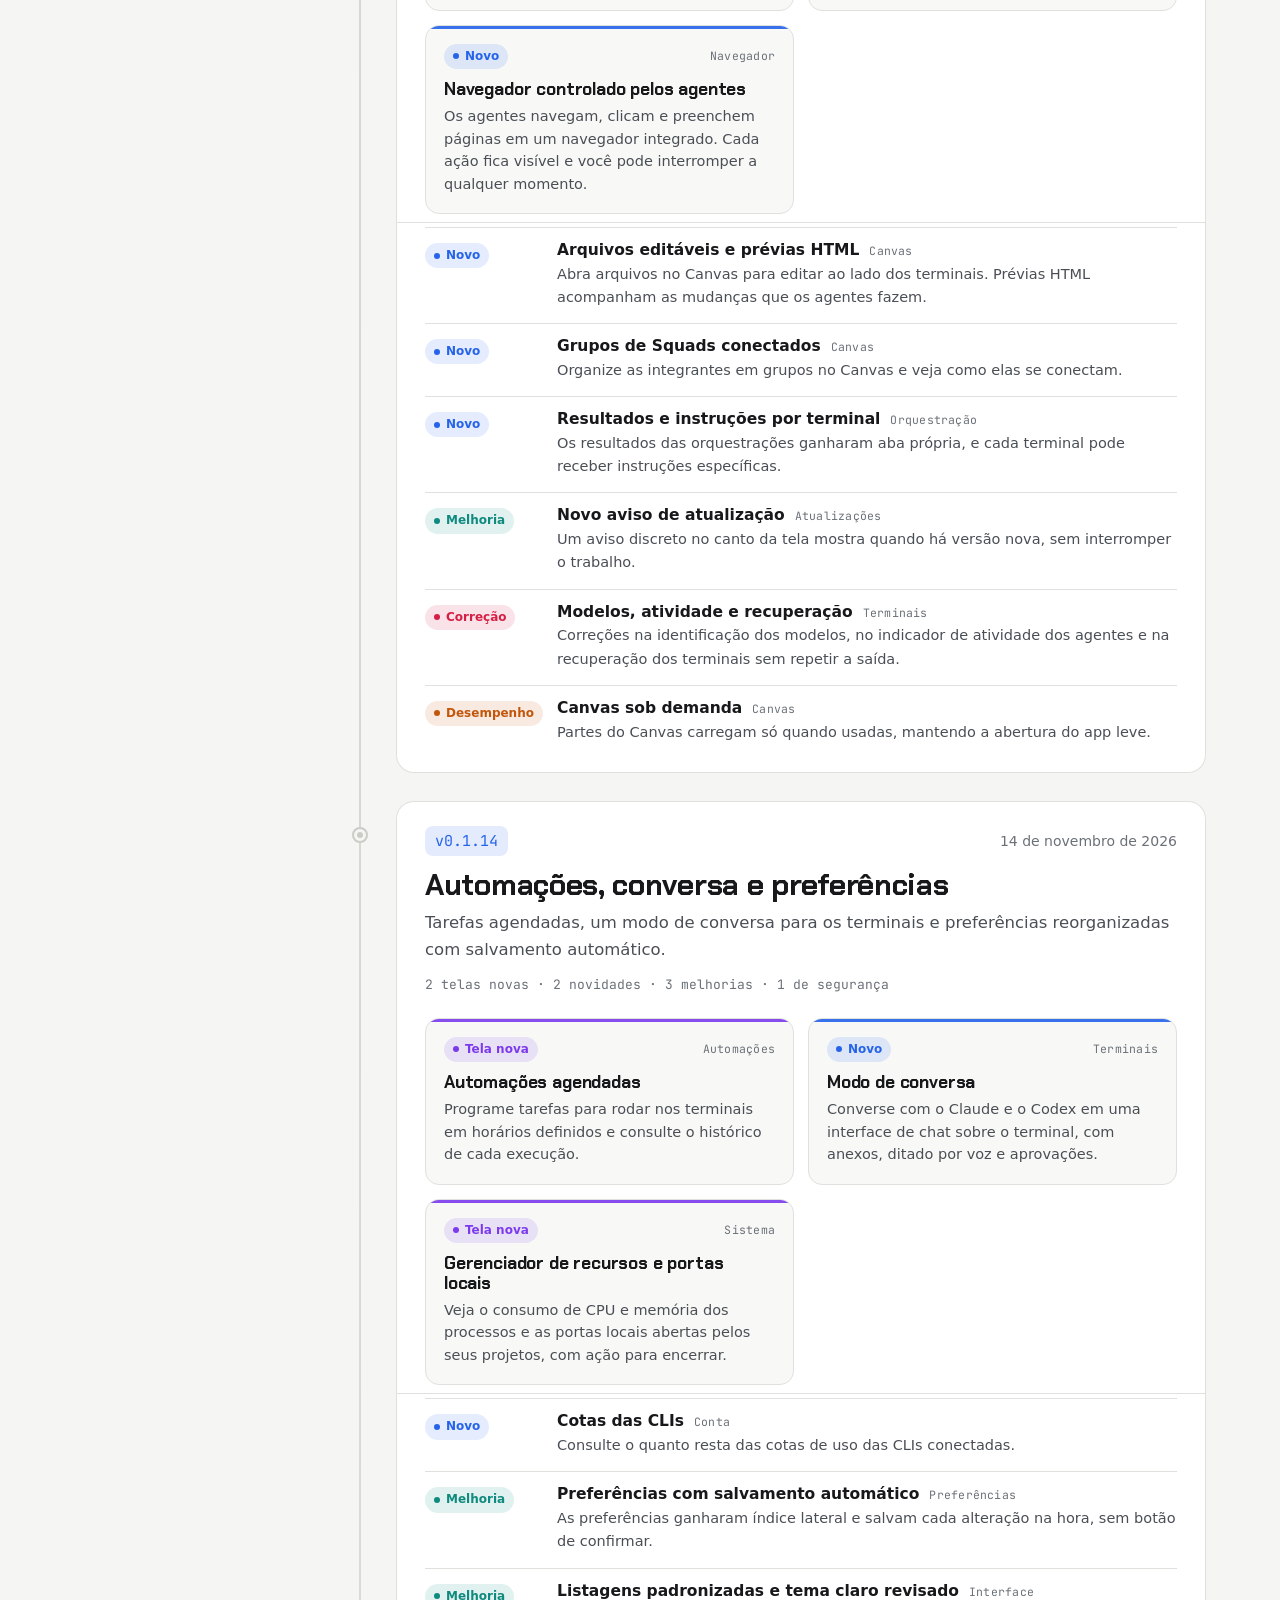
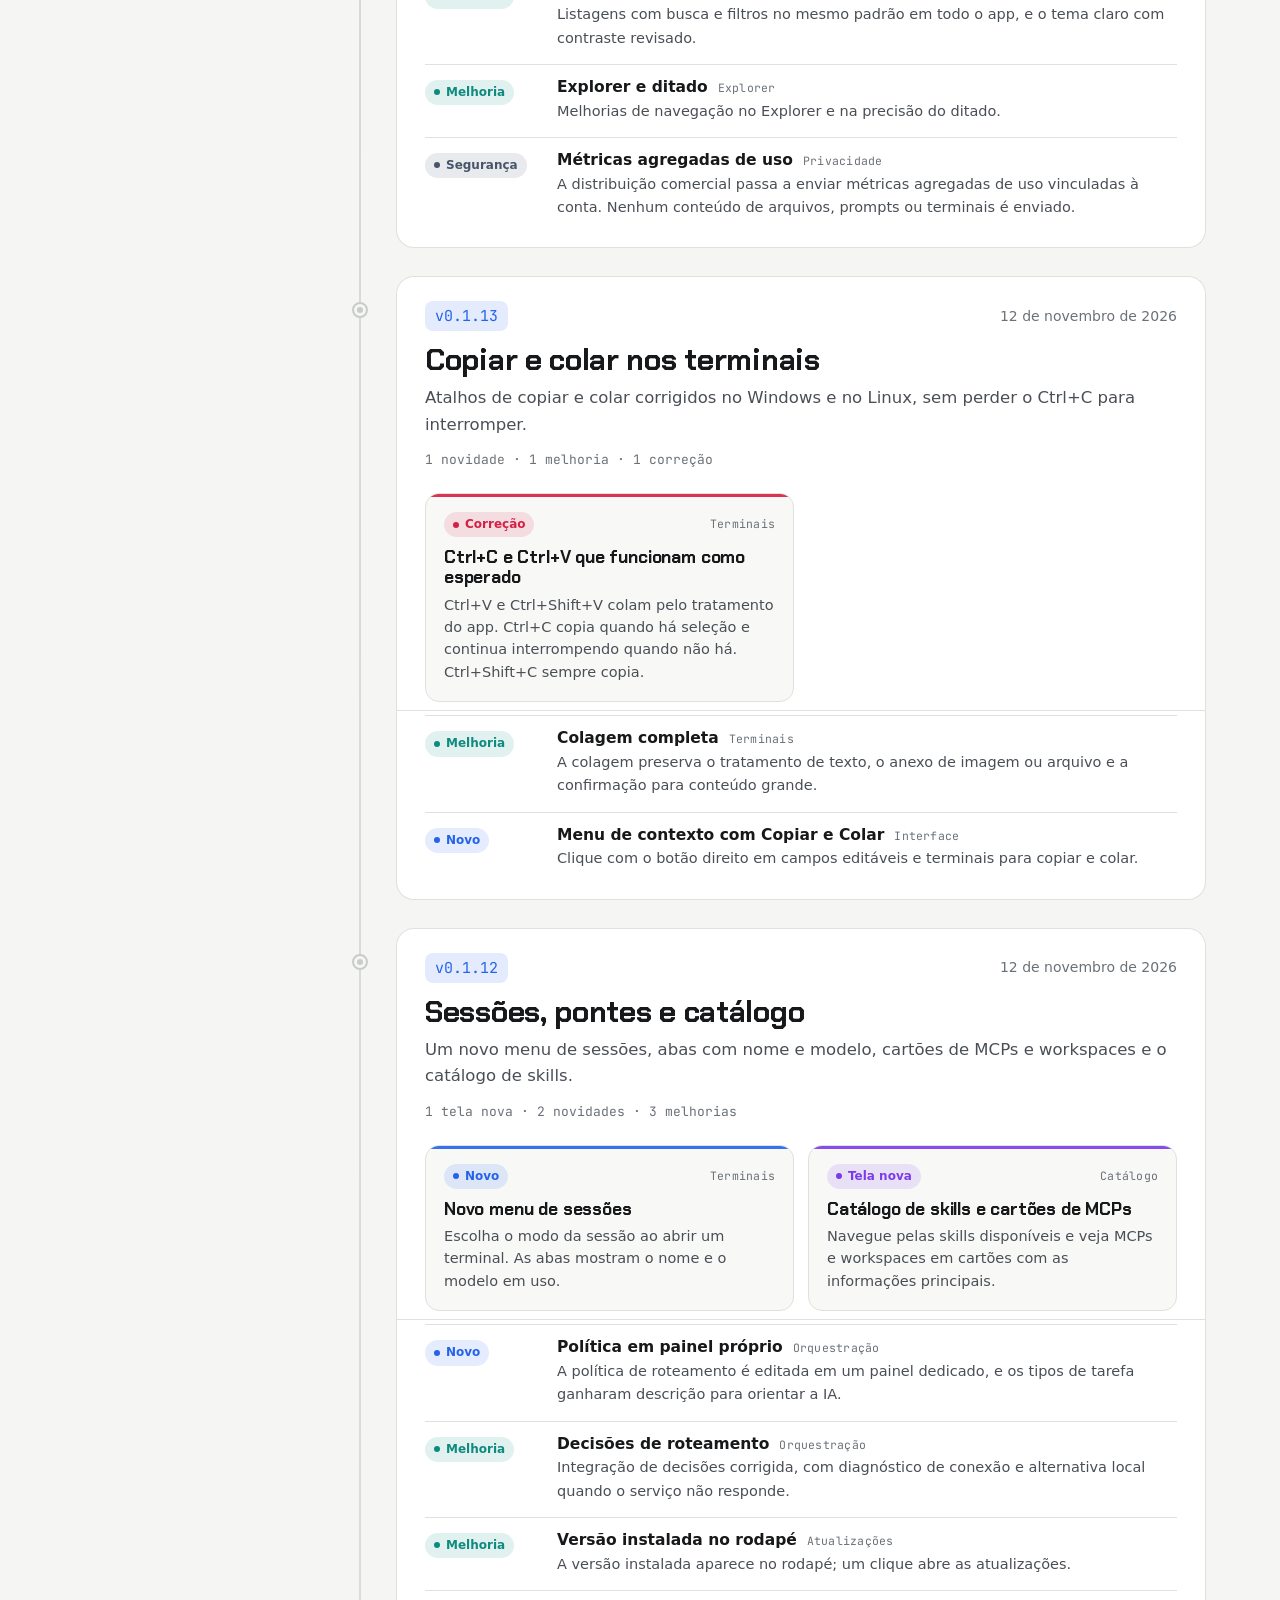
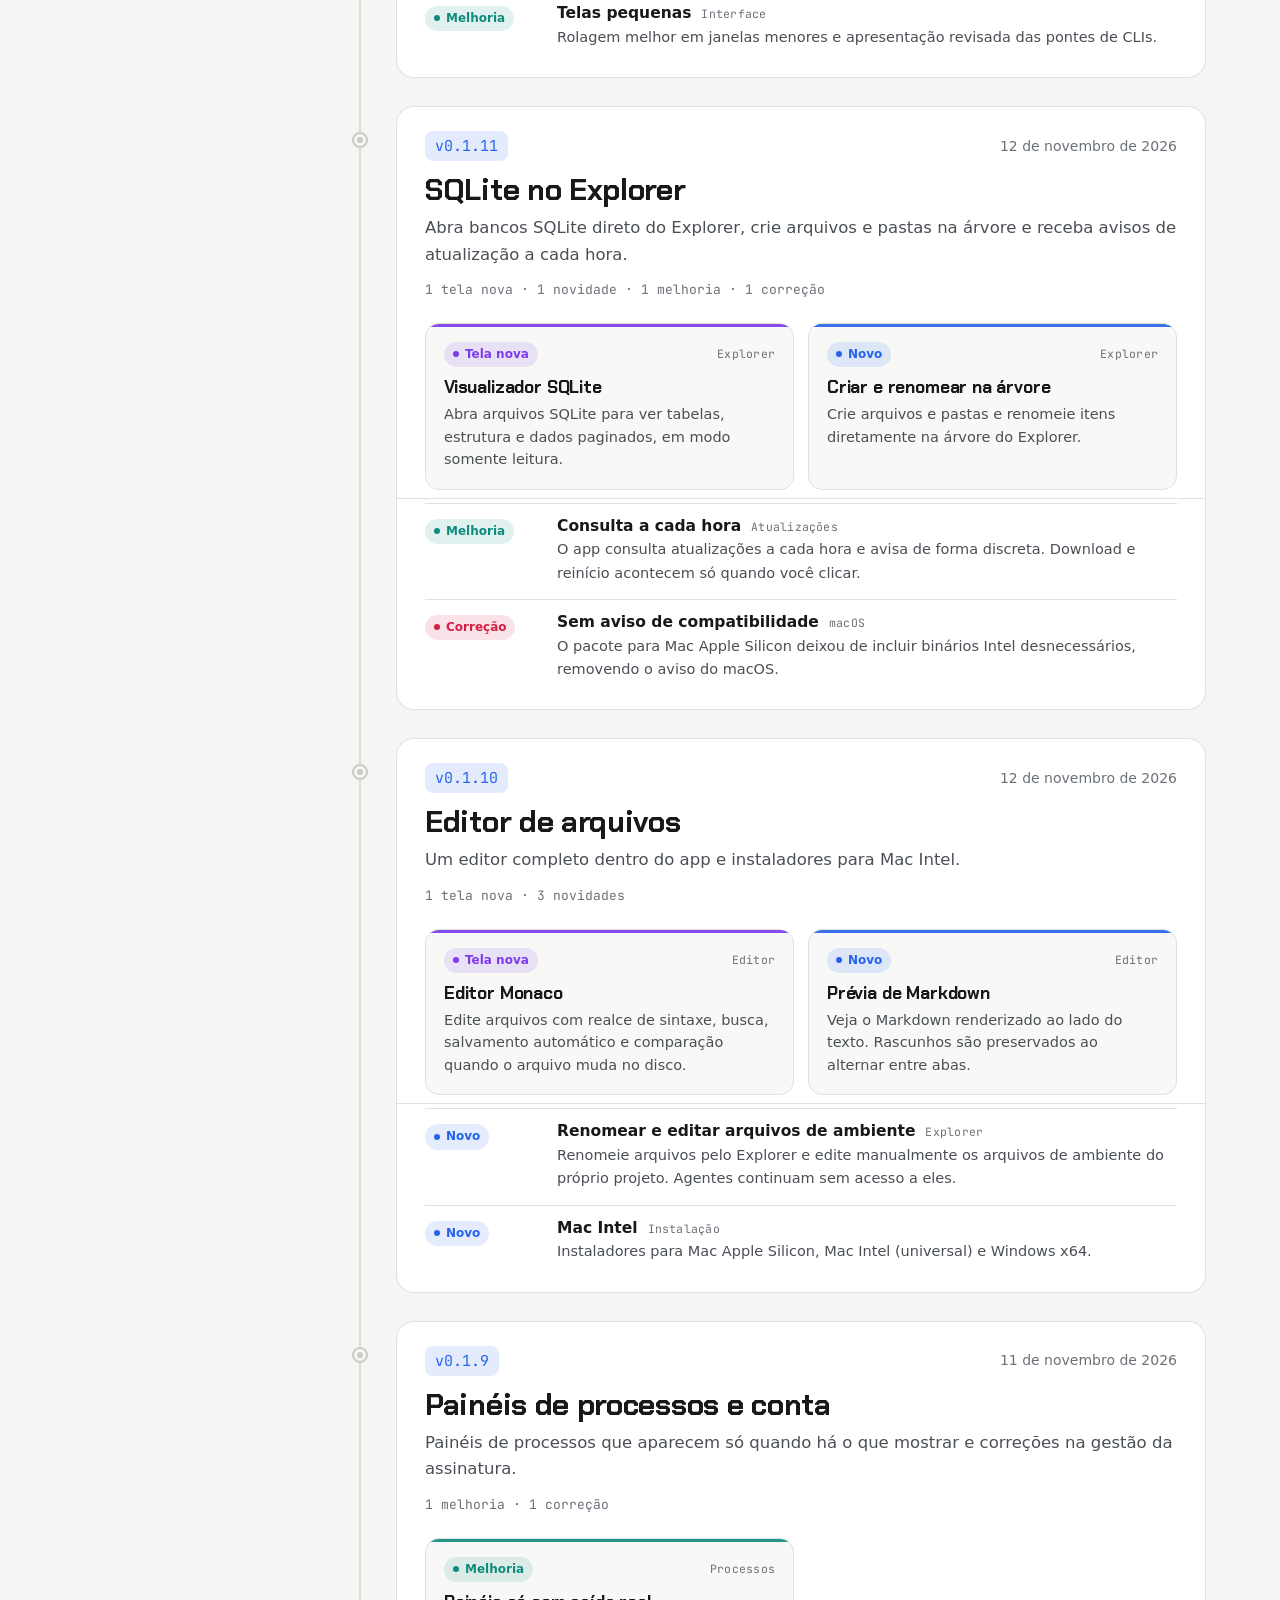
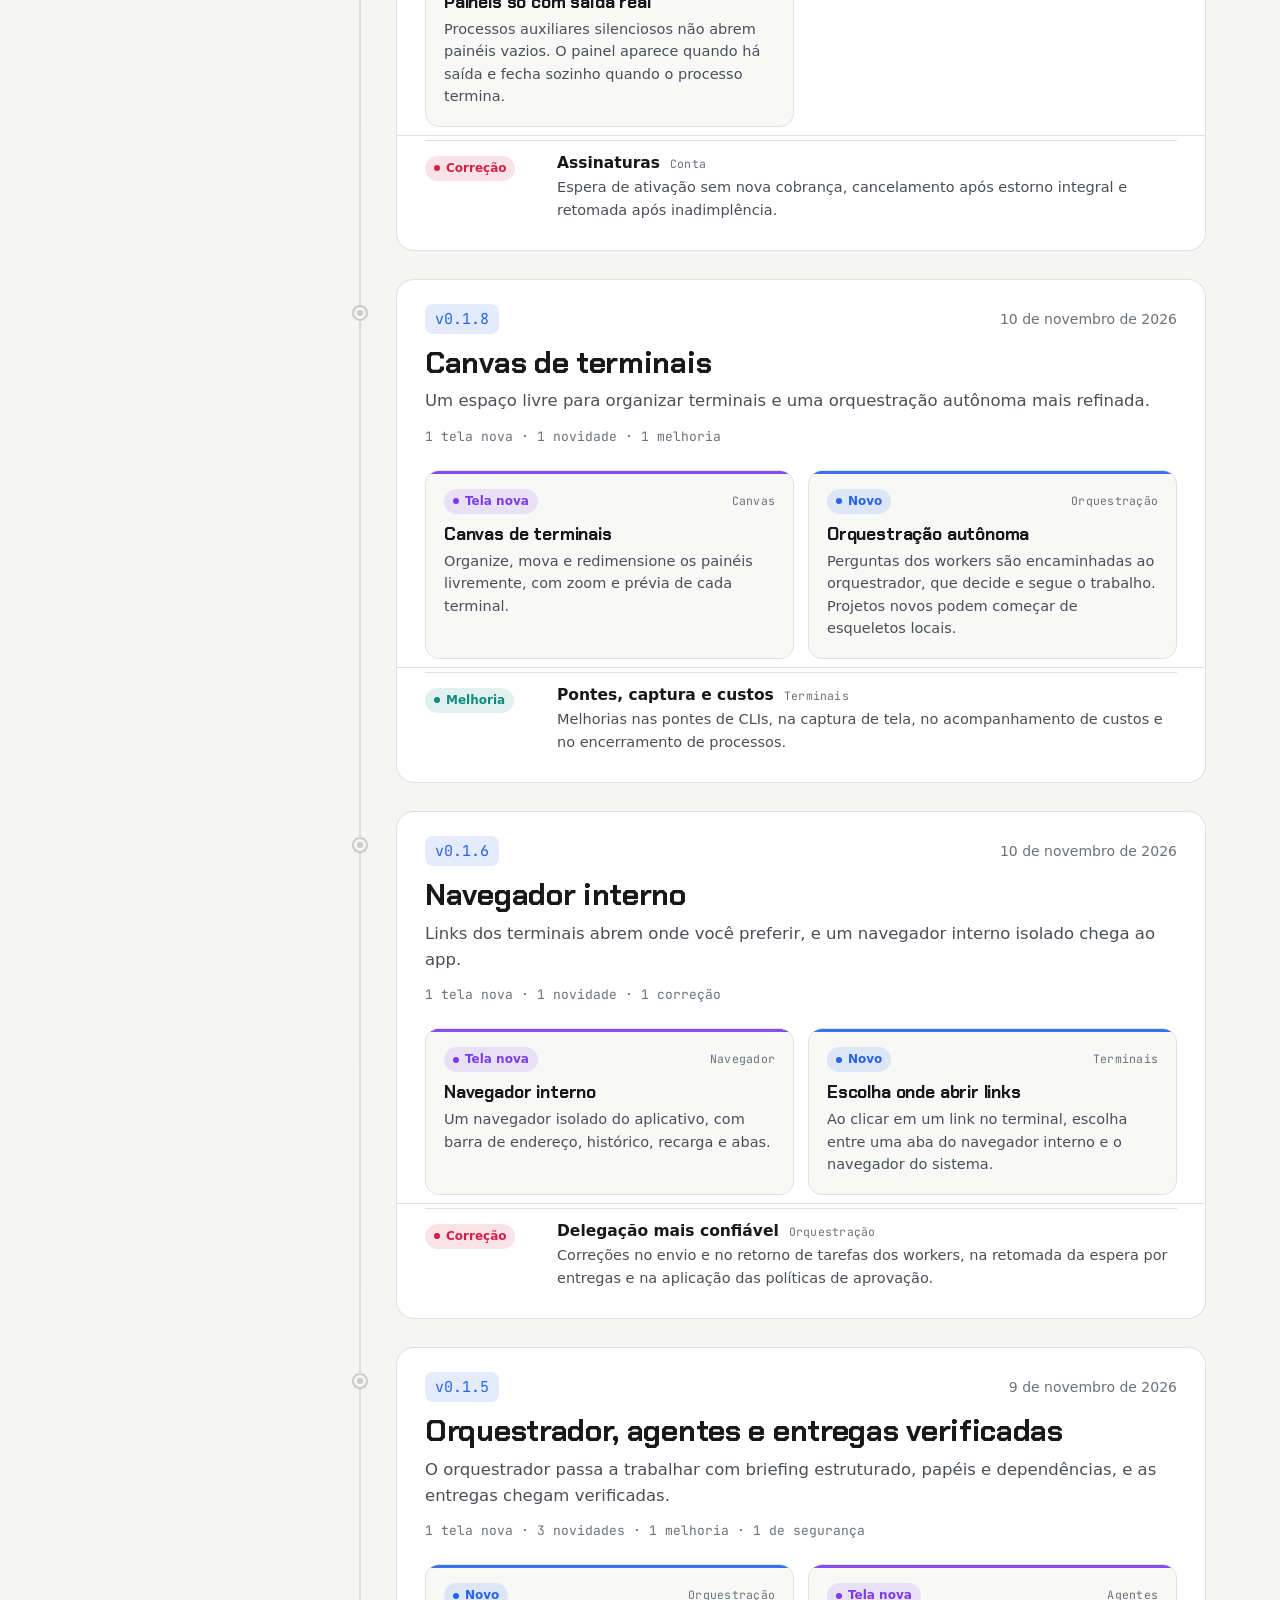
<file: novidades/index.html>
<!doctype html>
<html lang="pt-BR">
<head>
  <meta charset="utf-8">
  <meta name="viewport" content="width=device-width, initial-scale=1">
  <title>Novidades do Pylot.One</title>
  <meta name="description" content="Tudo o que mudou no Pylot.One, versão a versão: telas novas, melhorias, correções e segurança. Versão mais recente: 0.1.22.">
  <meta name="color-scheme" content="light dark">
  <meta name="theme-color" content="#2563eb">
  <meta property="og:title" content="Novidades do Pylot.One">
  <meta property="og:description" content="Versão 0.1.22: Bots que não deixam pedido pela metade.">
  <link rel="icon" href="simbolo.svg" type="image/svg+xml">
  <link rel="preload" href="fontes/chakra-700.ttf" as="font" type="font/ttf" crossorigin>
  <link rel="stylesheet" href="estilo.css">
  <script>try{var t=localStorage.getItem("nv-tema");if(t==="claro"||t==="escuro")document.documentElement.dataset.tema=t;}catch(e){}</script>
</head>
<body data-ultima="0.1.22">
  <a class="nv-pular" href="#conteudo">Pular para as versões</a>
  <header class="nv-topo">
    <div class="nv-topo-dentro">
      <a class="nv-marca" href="#" aria-label="Pylot.One, início da página">
        <img src="simbolo.svg" alt="" width="28" height="28">
        <span>Pylot.One</span>
        <span class="nv-marca-secao">Novidades</span>
      </a>
      <nav class="nv-topo-links" aria-label="Links">
        <a href="https://www.pylot.one" rel="noopener">Site</a>
        <a class="nv-botao-topo" href="https://github.com/bittencourtthulio/pylotone-downloads/releases/latest" rel="noopener">Baixar</a>
        <button type="button" class="nv-tema" aria-label="Alternar tema claro e escuro" title="Alternar tema">
          <svg class="nv-icone-sol" viewBox="0 0 24 24" aria-hidden="true"><circle cx="12" cy="12" r="4"/><path d="M12 2v2M12 20v2M4.9 4.9l1.4 1.4M17.7 17.7l1.4 1.4M2 12h2M20 12h2M4.9 19.1l1.4-1.4M17.7 6.3l1.4-1.4"/></svg>
          <svg class="nv-icone-lua" viewBox="0 0 24 24" aria-hidden="true"><path d="M21 12.8A9 9 0 1 1 11.2 3a7 7 0 0 0 9.8 9.8z"/></svg>
        </button>
      </nav>
    </div>
  </header>

  <main>
    <section class="nv-heroi" aria-labelledby="nv-heroi-titulo">
      <div class="nv-heroi-dentro">
        <p class="nv-sobretitulo">Novidades</p>
        <h1 id="nv-heroi-titulo">Tudo o que mudou,<br><span>versão a versão.</span></h1>
        <p class="nv-heroi-texto">Telas novas, melhorias, correções e segurança: o registro completo da evolução do Pylot.One, da fundação até hoje.</p>
        <dl class="nv-numeros">
          <div><dt>versões</dt><dd>22</dd></div>
          <div><dt>mudanças registradas</dt><dd>113</dd></div>
          <div><dt>telas novas</dt><dd>12</dd></div>
        </dl>
        <a class="nv-cartao-ultima" href="#v0.1.22">
          <span class="nv-cartao-rotulo">Mais recente</span>
          <span class="nv-cartao-versao">v0.1.22</span>
          <span class="nv-cartao-titulo">Bots que não deixam pedido pela metade</span>
          <span class="nv-cartao-data">26 de novembro de 2026</span>
          <span class="nv-cartao-seta" aria-hidden="true">→</span>
        </a>
      </div>
    </section>

    <div class="nv-boas-vindas" role="status" hidden>
      <div class="nv-boas-vindas-dentro">
        <span class="nv-boas-vindas-icone" aria-hidden="true">✦</span>
        <div>
          <strong>Parabéns, você está na versão <span data-instalada></span>.</strong>
          <span>Abaixo está tudo o que chegou com ela.</span>
        </div>
      </div>
    </div>

    <div class="nv-barra" role="search">
      <div class="nv-barra-dentro">
        <label class="nv-busca">
          <svg viewBox="0 0 24 24" aria-hidden="true"><circle cx="11" cy="11" r="7"/><path d="m20 20-3.5-3.5"/></svg>
          <span class="nv-visivel-leitor">Buscar nas novidades</span>
          <input type="search" placeholder="Buscar: Canvas, terminal, Squads…" autocomplete="off" spellcheck="false">
        </label>
        <div class="nv-filtros" role="group" aria-label="Filtrar por tipo">
          <button type="button" class="nv-filtro" data-filtro="todos" aria-pressed="true">Tudo</button>
          <button type="button" class="nv-filtro" data-filtro="novo" aria-pressed="false"><span class="nv-ponto" data-tipo="novo"></span>Novo</button>
          <button type="button" class="nv-filtro" data-filtro="tela" aria-pressed="false"><span class="nv-ponto" data-tipo="tela"></span>Tela nova</button>
          <button type="button" class="nv-filtro" data-filtro="melhoria" aria-pressed="false"><span class="nv-ponto" data-tipo="melhoria"></span>Melhoria</button>
          <button type="button" class="nv-filtro" data-filtro="correcao" aria-pressed="false"><span class="nv-ponto" data-tipo="correcao"></span>Correção</button>
          <button type="button" class="nv-filtro" data-filtro="desempenho" aria-pressed="false"><span class="nv-ponto" data-tipo="desempenho"></span>Desempenho</button>
          <button type="button" class="nv-filtro" data-filtro="seguranca" aria-pressed="false"><span class="nv-ponto" data-tipo="seguranca"></span>Segurança</button>
        </div>
      </div>
    </div>

    <div class="nv-corpo" id="conteudo">
      <aside class="nv-indice" aria-label="Versões">
        <p class="nv-indice-rotulo">Versões</p>
        <ol>
            <li><a href="#v0.1.22" data-alvo="v0.1.22"><span class="nv-indice-versao">v0.1.22</span><span class="nv-indice-titulo">Bots que não deixam pedido pela metade</span></a></li>
            <li><a href="#v0.1.21" data-alvo="v0.1.21"><span class="nv-indice-versao">v0.1.21</span><span class="nv-indice-titulo">Bots que trabalham sozinhos</span></a></li>
            <li><a href="#v0.1.20" data-alvo="v0.1.20"><span class="nv-indice-versao">v0.1.20</span><span class="nv-indice-titulo">Bots com Claude no Windows</span></a></li>
            <li><a href="#v0.1.19" data-alvo="v0.1.19"><span class="nv-indice-versao">v0.1.19</span><span class="nv-indice-titulo">Bots, computador dos bots e modo Off</span></a></li>
            <li><a href="#v0.1.18" data-alvo="v0.1.18"><span class="nv-indice-versao">v0.1.18</span><span class="nv-indice-titulo">Squads no Canvas, abas e esqueletos</span></a></li>
            <li><a href="#v0.1.17" data-alvo="v0.1.17"><span class="nv-indice-versao">v0.1.17</span><span class="nv-indice-titulo">Terminais sem teto por janela</span></a></li>
            <li><a href="#v0.1.16" data-alvo="v0.1.16"><span class="nv-indice-versao">v0.1.16</span><span class="nv-indice-titulo">Orquestrador mais direto</span></a></li>
            <li><a href="#v0.1.15" data-alvo="v0.1.15"><span class="nv-indice-versao">v0.1.15</span><span class="nv-indice-titulo">Squads, Canvas e navegador dos agentes</span></a></li>
            <li><a href="#v0.1.14" data-alvo="v0.1.14"><span class="nv-indice-versao">v0.1.14</span><span class="nv-indice-titulo">Automações, conversa e preferências</span></a></li>
            <li><a href="#v0.1.13" data-alvo="v0.1.13"><span class="nv-indice-versao">v0.1.13</span><span class="nv-indice-titulo">Copiar e colar nos terminais</span></a></li>
            <li><a href="#v0.1.12" data-alvo="v0.1.12"><span class="nv-indice-versao">v0.1.12</span><span class="nv-indice-titulo">Sessões, pontes e catálogo</span></a></li>
            <li><a href="#v0.1.11" data-alvo="v0.1.11"><span class="nv-indice-versao">v0.1.11</span><span class="nv-indice-titulo">SQLite no Explorer</span></a></li>
            <li><a href="#v0.1.10" data-alvo="v0.1.10"><span class="nv-indice-versao">v0.1.10</span><span class="nv-indice-titulo">Editor de arquivos</span></a></li>
            <li><a href="#v0.1.9" data-alvo="v0.1.9"><span class="nv-indice-versao">v0.1.9</span><span class="nv-indice-titulo">Painéis de processos e conta</span></a></li>
            <li><a href="#v0.1.8" data-alvo="v0.1.8"><span class="nv-indice-versao">v0.1.8</span><span class="nv-indice-titulo">Canvas de terminais</span></a></li>
            <li><a href="#v0.1.6" data-alvo="v0.1.6"><span class="nv-indice-versao">v0.1.6</span><span class="nv-indice-titulo">Navegador interno</span></a></li>
            <li><a href="#v0.1.5" data-alvo="v0.1.5"><span class="nv-indice-versao">v0.1.5</span><span class="nv-indice-titulo">Orquestrador, agentes e entregas verificadas</span></a></li>
            <li><a href="#v0.1.4" data-alvo="v0.1.4"><span class="nv-indice-versao">v0.1.4</span><span class="nv-indice-titulo">Acompanhamento de processos</span></a></li>
            <li><a href="#v0.1.3" data-alvo="v0.1.3"><span class="nv-indice-versao">v0.1.3</span><span class="nv-indice-titulo">Correções nos terminais e scouts</span></a></li>
            <li><a href="#v0.1.1" data-alvo="v0.1.1"><span class="nv-indice-versao">v0.1.1</span><span class="nv-indice-titulo">Novo login e cadastro</span></a></li>
            <li><a href="#v0.1.0" data-alvo="v0.1.0"><span class="nv-indice-versao">v0.1.0</span><span class="nv-indice-titulo">Primeira distribuição</span></a></li>
            <li><a href="#v0.0" data-alvo="v0.0"><span class="nv-indice-versao">v0.0</span><span class="nv-indice-titulo">Fundação</span></a></li>
        </ol>
      </aside>
      <div class="nv-linha">
      <section class="nv-versao" id="v0.1.22" data-versao="0.1.22" aria-labelledby="v0.1.22-titulo">
        <div class="nv-marco" aria-hidden="true"><span></span></div>
        <header class="nv-versao-cabecalho">
          <div class="nv-versao-meta">
            <a class="nv-numero" href="#v0.1.22">v0.1.22</a>
            <span class="nv-etiqueta nv-etiqueta-ultima">Mais recente</span>
            <span class="nv-etiqueta nv-etiqueta-instalada" hidden>Sua versão</span>
            <time datetime="2026-11-26">26 de novembro de 2026</time>
          </div>
          <h2 id="v0.1.22-titulo">Bots que não deixam pedido pela metade</h2>
          <p class="nv-resumo">A página do computador do bot volta a aparecer, nenhum pedido fica preso esperando resposta, o que você muda no bot vale já no próximo pedido e as respostas chegam inteiras em cada canal.</p>
          
          <p class="nv-contagem">5 melhorias · 2 correções · 4 de segurança</p>
        </header>
        <figure class="nv-video">
          <video controls preload="none" playsinline poster="videos/v0.1.22.jpg" aria-label="Tour da 0.1.22: bots que não deixam pedido pela metade">
            <source src="videos/v0.1.22.mp4" type="video/mp4">
            <track kind="captions" src="videos/v0.1.22.vtt" srclang="pt-BR" label="Português" default>
          </video>
          <figcaption><span class="nv-video-rotulo">Vídeo</span>Tour da 0.1.22: bots que não deixam pedido pela metade<span class="nv-video-duracao">1:31</span></figcaption>
        </figure>
        <div class="nv-destaques">
          <article class="nv-destaque" data-tipo="correcao">
            <div class="nv-destaque-topo"><span class="nv-selo" data-tipo="correcao">Correção</span><span class="nv-area">Computador dos bots</span></div>
            <h4>A página do navegador do bot volta a aparecer</h4>
            <p>Com o computador aberto ao lado da conversa, o navegador mostrava o endereço e o título da aba, mas a área da página ficava vazia. Agora a página aparece inteira, em qualquer largura.</p>
          </article>
          <article class="nv-destaque" data-tipo="correcao">
            <div class="nv-destaque-topo"><span class="nv-selo" data-tipo="correcao">Correção</span><span class="nv-area">Bots</span></div>
            <h4>Nenhum pedido fica preso</h4>
            <p>Se o bot termina sem responder, o app manda um lembrete; se ele continuar calado, o pedido fecha com o motivo &quot;o bot parou sem responder&quot; e o próximo da fila segue.</p>
          </article>
          <article class="nv-destaque" data-tipo="melhoria">
            <div class="nv-destaque-topo"><span class="nv-selo" data-tipo="melhoria">Melhoria</span><span class="nv-area">Bots</span></div>
            <h4>O que você muda vale no próximo pedido</h4>
            <p>Trocar a personalidade, as skills, a CLI, o modelo ou o esforço do bot passa a valer já no pedido seguinte: o app reabre o terminal do bot entre um pedido e outro. No menu do bot, &quot;Nova conversa&quot; começa do zero quando você quiser.</p>
          </article>
        </div>
        <ul class="nv-itens">
          <li class="nv-item" data-tipo="melhoria">
            <span class="nv-selo" data-tipo="melhoria">Melhoria</span>
            <div class="nv-item-corpo">
              <h4>Pausar para de verdade <span class="nv-area">Bots</span></h4>
              <p>Pausar o bot agora interrompe também o pedido que estava em andamento, e não só os próximos.</p>
            </div>
          </li>
          <li class="nv-item" data-tipo="melhoria">
            <span class="nv-selo" data-tipo="melhoria">Melhoria</span>
            <div class="nv-item-corpo">
              <h4>Rotina de bot com o resultado real <span class="nv-area">Rotinas</span></h4>
              <p>A rotina que manda um pedido ao bot só aparece como concluída quando o bot responde. Falha, parada, login vencido ou limite de uso aparecem no histórico; você recebe um aviso na primeira falha, e dez falhas seguidas desligam a rotina.</p>
            </div>
          </li>
          <li class="nv-item" data-tipo="melhoria">
            <span class="nv-selo" data-tipo="melhoria">Melhoria</span>
            <div class="nv-item-corpo">
              <h4>Respostas inteiras no Telegram e no Slack <span class="nv-area">Canais</span></h4>
              <p>Respostas longas chegam em várias mensagens, com negrito, código e links formatados, em vez de cortadas e com os símbolos à mostra. Voz, foto e documento enviados ao bot recebem um aviso de que, por enquanto, ele só lê texto.</p>
            </div>
          </li>
          <li class="nv-item" data-tipo="melhoria">
            <span class="nv-selo" data-tipo="melhoria">Melhoria</span>
            <div class="nv-item-corpo">
              <h4>Um número só em &quot;Precisa de você&quot; <span class="nv-area">Bots</span></h4>
              <p>A lista de bots, os detalhes e a conversa mostram a mesma contagem do que espera por você, com uma linha para cada pendência.</p>
            </div>
          </li>
          <li class="nv-item" data-tipo="seguranca">
            <span class="nv-selo" data-tipo="seguranca">Segurança</span>
            <div class="nv-item-corpo">
              <h4>Permissões conferidas antes de responder sozinho <span class="nv-area">Bots</span></h4>
              <p>Antes de permitir sozinho um comando no terminal do bot, o app confere a lista de comandos bloqueados com o comando inteiro, e só responde a diálogos de permissão reais da CLI, nunca a um texto que imita um. Apagar pastas com rm -r passa a pedir você.</p>
            </div>
          </li>
          <li class="nv-item" data-tipo="seguranca">
            <span class="nv-selo" data-tipo="seguranca">Segurança</span>
            <div class="nv-item-corpo">
              <h4>O que você mandou esquecer não volta <span class="nv-area">Bots</span></h4>
              <p>Um fato que você apagou da memória do bot não é gravado de novo, nem por ele nem por conteúdo de terceiros.</p>
            </div>
          </li>
          <li class="nv-item" data-tipo="seguranca">
            <span class="nv-selo" data-tipo="seguranca">Segurança</span>
            <div class="nv-item-corpo">
              <h4>Páginas lidas num espaço isolado <span class="nv-area">Computador dos bots</span></h4>
              <p>O app lê e observa as páginas do computador do bot num espaço separado do código do site, que não consegue interferir na leitura.</p>
            </div>
          </li>
          <li class="nv-item" data-tipo="seguranca">
            <span class="nv-selo" data-tipo="seguranca">Segurança</span>
            <div class="nv-item-corpo">
              <h4>Mais segredos escondidos <span class="nv-area">Privacidade</span></h4>
              <p>Cookies, tokens JWT, códigos de login devolvidos na URL e variáveis como API_KEY ou ACCESS_TOKEN passam a ser escondidos antes de o texto chegar ao bot ou aos registros.</p>
            </div>
          </li>
        </ul>
      </section>
      <section class="nv-versao" id="v0.1.21" data-versao="0.1.21" aria-labelledby="v0.1.21-titulo">
        <div class="nv-marco" aria-hidden="true"><span></span></div>
        <header class="nv-versao-cabecalho">
          <div class="nv-versao-meta">
            <a class="nv-numero" href="#v0.1.21">v0.1.21</a>
            
            <span class="nv-etiqueta nv-etiqueta-instalada" hidden>Sua versão</span>
            <time datetime="2026-11-24">24 de novembro de 2026</time>
          </div>
          <h2 id="v0.1.21-titulo">Bots que trabalham sozinhos</h2>
          <p class="nv-resumo">Os bots respondem mais rápido, seguem o pedido até o fim sem travar em telas de confirmação, usam o modelo que você escolher e avisam quando precisam de você.</p>
          
          <p class="nv-contagem">3 novidades · 4 melhorias</p>
        </header>
        <figure class="nv-video">
          <video controls preload="none" playsinline poster="videos/v0.1.21.jpg" aria-label="Tour da 0.1.21: bots que trabalham sozinhos">
            <source src="videos/v0.1.21.mp4" type="video/mp4">
            <track kind="captions" src="videos/v0.1.21.vtt" srclang="pt-BR" label="Português" default>
          </video>
          <figcaption><span class="nv-video-rotulo">Vídeo</span>Tour da 0.1.21: bots que trabalham sozinhos<span class="nv-video-duracao">1:34</span></figcaption>
        </figure>
        <div class="nv-destaques">
          <article class="nv-destaque" data-tipo="novo">
            <div class="nv-destaque-topo"><span class="nv-selo" data-tipo="novo">Novo</span><span class="nv-area">Bots</span></div>
            <h4>Bot trabalha do começo ao fim sozinho</h4>
            <p>Enquanto atende um pedido, o bot e os agentes dele não ficam mais parados em &quot;confiar nesta pasta&quot; ou em pedidos de permissão: o app responde só desta vez, sem nunca escolher &quot;sempre&quot;. Comandos bloqueados continuam bloqueados.</p>
          </article>
          <article class="nv-destaque" data-tipo="novo">
            <div class="nv-destaque-topo"><span class="nv-selo" data-tipo="novo">Novo</span><span class="nv-area">Bots</span></div>
            <h4>Aviso quando o bot precisa de você</h4>
            <p>Se um terminal do bot parar numa pergunta que o app não sabe responder, numa conta desconectada ou no limite de uso, aparece um cartão com o trecho da tela e o botão Abrir terminal, além de notificação e aviso no Telegram do pedido. Conta desconectada ou limite encerram o pedido com o motivo.</p>
          </article>
          <article class="nv-destaque" data-tipo="desempenho">
            <div class="nv-destaque-topo"><span class="nv-selo" data-tipo="desempenho">Desempenho</span><span class="nv-area">Bots</span></div>
            <h4>Primeira resposta muito mais rápida</h4>
            <p>Uma conversa simples com o bot não abre agentes nem lê o projeto inteiro: a resposta chega em segundos, em vez de mais de um minuto.</p>
          </article>
        </div>
        <ul class="nv-itens">
          <li class="nv-item" data-tipo="novo">
            <span class="nv-selo" data-tipo="novo">Novo</span>
            <div class="nv-item-corpo">
              <h4>Escolha o modelo do bot <span class="nv-area">Bots</span></h4>
              <p>Em Ajustes do bot, o campo Modelo lista os modelos que a sua CLI oferece de verdade, e o Esforço aparece quando o modelo tem níveis.</p>
            </div>
          </li>
          <li class="nv-item" data-tipo="melhoria">
            <span class="nv-selo" data-tipo="melhoria">Melhoria</span>
            <div class="nv-item-corpo">
              <h4>Andamento do pedido na conversa <span class="nv-area">Bots</span></h4>
              <p>A conversa mostra há quanto tempo o bot está no pedido e quantos agentes ele abriu, e o Telegram mostra &quot;digitando…&quot; enquanto ele trabalha.</p>
            </div>
          </li>
          <li class="nv-item" data-tipo="melhoria">
            <span class="nv-selo" data-tipo="melhoria">Melhoria</span>
            <div class="nv-item-corpo">
              <h4>Até dois computadores ao mesmo tempo <span class="nv-area">Conta</span></h4>
              <p>A mesma conta fica ativa em dois computadores. Entrar num terceiro encerra a sessão mais antiga.</p>
            </div>
          </li>
          <li class="nv-item" data-tipo="melhoria">
            <span class="nv-selo" data-tipo="melhoria">Melhoria</span>
            <div class="nv-item-corpo">
              <h4>Vídeo do que mudou <span class="nv-area">Novidades</span></h4>
              <p>A página de novidades passa a trazer um vídeo narrado de cada versão, com legendas.</p>
            </div>
          </li>
        </ul>
      </section>
      <section class="nv-versao" id="v0.1.20" data-versao="0.1.20" aria-labelledby="v0.1.20-titulo">
        <div class="nv-marco" aria-hidden="true"><span></span></div>
        <header class="nv-versao-cabecalho">
          <div class="nv-versao-meta">
            <a class="nv-numero" href="#v0.1.20">v0.1.20</a>
            
            <span class="nv-etiqueta nv-etiqueta-instalada" hidden>Sua versão</span>
            <time datetime="2026-11-23">23 de novembro de 2026</time>
          </div>
          <h2 id="v0.1.20-titulo">Bots com Claude no Windows</h2>
          <p class="nv-resumo">Correção para quem usa o Claude no Windows: os bots voltam a responder e o terminal avisa quando não consegue iniciar.</p>
          
          <p class="nv-contagem">1 melhoria · 2 correções</p>
        </header>
        
        <div class="nv-destaques">
          <article class="nv-destaque" data-tipo="correcao">
            <div class="nv-destaque-topo"><span class="nv-selo" data-tipo="correcao">Correção</span><span class="nv-area">Bots</span></div>
            <h4>Bots com Claude voltam a responder no Windows</h4>
            <p>Com o Claude instalado pelo npm no Windows, o terminal do bot abria preto e o bot ficava trabalhando sem responder. Agora o Claude abre normalmente e o bot responde.</p>
          </article>
        </div>
        <ul class="nv-itens">
          <li class="nv-item" data-tipo="correcao">
            <span class="nv-selo" data-tipo="correcao">Correção</span>
            <div class="nv-item-corpo">
              <h4>Claude abre com preferências, Squads e pedidos longos no Windows <span class="nv-area">Terminais</span></h4>
              <p>Preferências gravadas, agentes de Squad e painéis abertos com um pedido de várias linhas não impedem mais o Claude de iniciar no Windows.</p>
            </div>
          </li>
          <li class="nv-item" data-tipo="melhoria">
            <span class="nv-selo" data-tipo="melhoria">Melhoria</span>
            <div class="nv-item-corpo">
              <h4>Terminal avisa quando não consegue iniciar <span class="nv-area">Terminais</span></h4>
              <p>Se um terminal não conseguir iniciar, ele mostra o motivo e encerra, em vez de ficar com a tela preta.</p>
            </div>
          </li>
        </ul>
      </section>
      <section class="nv-versao" id="v0.1.19" data-versao="0.1.19" aria-labelledby="v0.1.19-titulo">
        <div class="nv-marco" aria-hidden="true"><span></span></div>
        <header class="nv-versao-cabecalho">
          <div class="nv-versao-meta">
            <a class="nv-numero" href="#v0.1.19">v0.1.19</a>
            
            <span class="nv-etiqueta nv-etiqueta-instalada" hidden>Sua versão</span>
            <time datetime="2026-11-22">22 de novembro de 2026</time>
          </div>
          <h2 id="v0.1.19-titulo">Bots, computador dos bots e modo Off</h2>
          <p class="nv-resumo">Assistentes que trabalham por você mesmo longe do teclado, com o próprio navegador, mais um modo em que o app não interfere nas suas CLIs e uma página com todas as novidades.</p>
          
          <p class="nv-contagem">1 tela nova · 6 novidades · 3 melhorias · 3 correções</p>
        </header>
        
        <div class="nv-destaques">
          <article class="nv-destaque" data-tipo="tela">
            <div class="nv-destaque-topo"><span class="nv-selo" data-tipo="tela">Tela nova</span><span class="nv-area">Bots</span></div>
            <h4>Tela de Bots</h4>
            <p>Uma tela nova para criar e acompanhar bots: barra com fixados, grupos e ocultos, conversa com cartões, painel de detalhes, biblioteca, terminal, rotinas e ajustes. Cada bot tem pasta própria, personalidade e memória.</p>
          </article>
          <article class="nv-destaque" data-tipo="novo">
            <div class="nv-destaque-topo"><span class="nv-selo" data-tipo="novo">Novo</span><span class="nv-area">Bots</span></div>
            <h4>Bots nos seus canais</h4>
            <p>Peça trabalho pelo Telegram, GitHub, Slack ou Linear. Os tokens ficam no cofre, a permissão é por quem pode pedir, e o cartão Precisa de você deixa aprovar ou negar uma ação direto da conversa ou do celular.</p>
          </article>
          <article class="nv-destaque" data-tipo="novo">
            <div class="nv-destaque-topo"><span class="nv-selo" data-tipo="novo">Novo</span><span class="nv-area">Bots</span></div>
            <h4>Computador dos bots</h4>
            <p>Cada bot pode usar um navegador próprio e persistente para pesquisar, entrar em sites e baixar arquivos. Você acompanha tudo, pode assumir, devolver ou parar a qualquer momento, e o conteúdo das páginas passa por uma proteção contra injeção de comandos.</p>
          </article>
          <article class="nv-destaque" data-tipo="novo">
            <div class="nv-destaque-topo"><span class="nv-selo" data-tipo="novo">Novo</span><span class="nv-area">Orquestração</span></div>
            <h4>Modo Off</h4>
            <p>Antes do Ultra, o novo modo Off deixa o app fora do caminho: nada é injetado nas CLIs e você usa só o harness da CLI e do projeto. Conta, modelo, esforço e aprovações continuam valendo.</p>
          </article>
          <article class="nv-destaque" data-tipo="novo">
            <div class="nv-destaque-topo"><span class="nv-selo" data-tipo="novo">Novo</span><span class="nv-area">Geral</span></div>
            <h4>Página de novidades</h4>
            <p>Todas as versões com o que mudou, filtros por tipo e busca. Na primeira abertura depois de atualizar, o app parabeniza e abre a página com um clique.</p>
          </article>
        </div>
        <ul class="nv-itens">
          <li class="nv-item" data-tipo="novo">
            <span class="nv-selo" data-tipo="novo">Novo</span>
            <div class="nv-item-corpo">
              <h4>Rotinas, importação e pacotes <span class="nv-area">Bots</span></h4>
              <p>Automações podem ter um bot como alvo e disparar por eventos. Importe bots do OpenClaw e do Hermes, ou compartilhe um bot em um pacote .pylotbot.</p>
            </div>
          </li>
          <li class="nv-item" data-tipo="novo">
            <span class="nv-selo" data-tipo="novo">Novo</span>
            <div class="nv-item-corpo">
              <h4>Conversa seguida, voz e anexos <span class="nv-area">Bots</span></h4>
              <p>Peça várias vezes ao mesmo bot sem reabrir terminal. A conversa aceita ditado por voz, anexos e um painel de detalhes que você redimensiona.</p>
            </div>
          </li>
          <li class="nv-item" data-tipo="melhoria">
            <span class="nv-selo" data-tipo="melhoria">Melhoria</span>
            <div class="nv-item-corpo">
              <h4>Ultra mais direto <span class="nv-area">Orquestração</span></h4>
              <p>O ritmo escolhido depois de abrir o orquestrador vale até o primeiro agente, o Rápido dispensa capturas desnecessárias e há um esqueleto de app estático local para começar sem dependências.</p>
            </div>
          </li>
          <li class="nv-item" data-tipo="melhoria">
            <span class="nv-selo" data-tipo="melhoria">Melhoria</span>
            <div class="nv-item-corpo">
              <h4>Prévia de páginas com formulários <span class="nv-area">Terminais</span></h4>
              <p>A prévia das páginas geradas pelos agentes agora envia formulários localmente, sem permitir que dados saiam para fora.</p>
            </div>
          </li>
          <li class="nv-item" data-tipo="desempenho">
            <span class="nv-selo" data-tipo="desempenho">Desempenho</span>
            <div class="nv-item-corpo">
              <h4>Explorer mais rápido <span class="nv-area">Explorer</span></h4>
              <p>Pastas com milhares de arquivos respondem quase duas vezes mais rápido ao navegar pelas setas.</p>
            </div>
          </li>
          <li class="nv-item" data-tipo="correcao">
            <span class="nv-selo" data-tipo="correcao">Correção</span>
            <div class="nv-item-corpo">
              <h4>Revisar escopo <span class="nv-area">Geral</span></h4>
              <p>As abas do modal de revisão ficam dentro do próprio modal e não se perdem atrás dele.</p>
            </div>
          </li>
          <li class="nv-item" data-tipo="correcao">
            <span class="nv-selo" data-tipo="correcao">Correção</span>
            <div class="nv-item-corpo">
              <h4>Alertas, rodapé e foco <span class="nv-area">Geral</span></h4>
              <p>Esc fecha o painel de alertas vazio, o medidor de contas do rodapé não rola mais para o lado e os campos dos Bots têm contorno de foco visível.</p>
            </div>
          </li>
          <li class="nv-item" data-tipo="correcao">
            <span class="nv-selo" data-tipo="correcao">Correção</span>
            <div class="nv-item-corpo">
              <h4>Novo projeto <span class="nv-area">Projetos</span></h4>
              <p>Depois de criar ou adicionar um projeto, ele passa a ser o workspace da janela que pediu.</p>
            </div>
          </li>
        </ul>
      </section>
      <section class="nv-versao" id="v0.1.18" data-versao="0.1.18" aria-labelledby="v0.1.18-titulo">
        <div class="nv-marco" aria-hidden="true"><span></span></div>
        <header class="nv-versao-cabecalho">
          <div class="nv-versao-meta">
            <a class="nv-numero" href="#v0.1.18">v0.1.18</a>
            
            <span class="nv-etiqueta nv-etiqueta-instalada" hidden>Sua versão</span>
            <time datetime="2026-11-19">19 de novembro de 2026</time>
          </div>
          <h2 id="v0.1.18-titulo">Squads no Canvas, abas e esqueletos</h2>
          <p class="nv-resumo">As integrantes das Squads ganham cards próprios no Canvas, as abas dos terminais ficam mais fáceis de organizar e projetos novos começam a partir de mais modelos.</p>
          
          <p class="nv-contagem">3 novidades · 4 melhorias</p>
        </header>
        
        <div class="nv-destaques">
          <article class="nv-destaque" data-tipo="novo">
            <div class="nv-destaque-topo"><span class="nv-selo" data-tipo="novo">Novo</span><span class="nv-area">Canvas</span></div>
            <h4>Cards de integrantes de Squad</h4>
            <p>Arraste uma Squad para o Canvas e cada integrante aparece em um card com nome, função, CLI, modelo, estado e tarefa atual. Durante a abertura, o card mostra o progresso; em caso de falha, oferece nova tentativa no mesmo ponto.</p>
          </article>
          <article class="nv-destaque" data-tipo="novo">
            <div class="nv-destaque-topo"><span class="nv-selo" data-tipo="novo">Novo</span><span class="nv-area">Canvas</span></div>
            <h4>Prévia do terminal no card</h4>
            <p>Enquanto a integrante trabalha, o card exibe as linhas mais recentes do terminal. Um clique abre o terminal completo da mesma sessão; voltar ao card libera a visualização.</p>
          </article>
          <article class="nv-destaque" data-tipo="novo">
            <div class="nv-destaque-topo"><span class="nv-selo" data-tipo="novo">Novo</span><span class="nv-area">Projetos</span></div>
            <h4>Mais esqueletos de projeto</h4>
            <p>O catálogo de esqueletos ganhou modelos para landing pages, painéis administrativos e APIs. O orquestrador aplica o esqueleto localmente, sem sobrescrever arquivos.</p>
          </article>
        </div>
        <ul class="nv-itens">
          <li class="nv-item" data-tipo="melhoria">
            <span class="nv-selo" data-tipo="melhoria">Melhoria</span>
            <div class="nv-item-corpo">
              <h4>Fechar as demais abas <span class="nv-area">Terminais</span></h4>
              <p>O menu da aba do terminal ganhou a ação para fechar todas as outras abas de uma vez.</p>
            </div>
          </li>
          <li class="nv-item" data-tipo="melhoria">
            <span class="nv-selo" data-tipo="melhoria">Melhoria</span>
            <div class="nv-item-corpo">
              <h4>Assinatura e limites no painel de uso <span class="nv-area">Conta</span></h4>
              <p>A situação da assinatura e os limites da conta aparecem junto do painel de uso, sem sair do aplicativo.</p>
            </div>
          </li>
          <li class="nv-item" data-tipo="desempenho">
            <span class="nv-selo" data-tipo="desempenho">Desempenho</span>
            <div class="nv-item-corpo">
              <h4>Explorer, workspaces e troca de projeto mais rápidos <span class="nv-area">Geral</span></h4>
              <p>Rodada de desempenho dedicada ao uso pesado: o Explorer, o painel de workspaces e a troca de projeto respondem mais rápido mesmo com muitos terminais abertos.</p>
            </div>
          </li>
          <li class="nv-item" data-tipo="melhoria">
            <span class="nv-selo" data-tipo="melhoria">Melhoria</span>
            <div class="nv-item-corpo">
              <h4>Configuração das integrantes <span class="nv-area">Canvas</span></h4>
              <p>O editor da integrante abre o modelo salvo e aplica a configuração na próxima abertura da Squad.</p>
            </div>
          </li>
        </ul>
      </section>
      <section class="nv-versao" id="v0.1.17" data-versao="0.1.17" aria-labelledby="v0.1.17-titulo">
        <div class="nv-marco" aria-hidden="true"><span></span></div>
        <header class="nv-versao-cabecalho">
          <div class="nv-versao-meta">
            <a class="nv-numero" href="#v0.1.17">v0.1.17</a>
            
            <span class="nv-etiqueta nv-etiqueta-instalada" hidden>Sua versão</span>
            <time datetime="2026-11-17">17 de novembro de 2026</time>
          </div>
          <h2 id="v0.1.17-titulo">Terminais sem teto por janela</h2>
          <p class="nv-resumo">Versão interna, publicada junto com a 0.1.18. Remove o limite de sessões por janela e amplia o que a grade e o Canvas conseguem restaurar.</p>
          <p class="nv-nota">Esta versão foi distribuída junto com a 0.1.18.</p>
          <p class="nv-contagem">2 melhorias</p>
        </header>
        
        <div class="nv-destaques">
          <article class="nv-destaque" data-tipo="melhoria">
            <div class="nv-destaque-topo"><span class="nv-selo" data-tipo="melhoria">Melhoria</span><span class="nv-area">Terminais</span></div>
            <h4>Sem o limite de 16 terminais</h4>
            <p>Abra quantas sessões o seu trabalho pedir na mesma janela; o limite fixo de 16 deixou de existir.</p>
          </article>
        </div>
        <ul class="nv-itens">
          <li class="nv-item" data-tipo="melhoria">
            <span class="nv-selo" data-tipo="melhoria">Melhoria</span>
            <div class="nv-item-corpo">
              <h4>Mais de 64 terminais restaurados <span class="nv-area">Canvas</span></h4>
              <p>A grade e o Canvas salvam e restauram mais de 64 terminais no mesmo workspace.</p>
            </div>
          </li>
        </ul>
      </section>
      <section class="nv-versao" id="v0.1.16" data-versao="0.1.16" aria-labelledby="v0.1.16-titulo">
        <div class="nv-marco" aria-hidden="true"><span></span></div>
        <header class="nv-versao-cabecalho">
          <div class="nv-versao-meta">
            <a class="nv-numero" href="#v0.1.16">v0.1.16</a>
            
            <span class="nv-etiqueta nv-etiqueta-instalada" hidden>Sua versão</span>
            <time datetime="2026-11-17">17 de novembro de 2026</time>
          </div>
          <h2 id="v0.1.16-titulo">Orquestrador mais direto</h2>
          <p class="nv-resumo">O orquestrador abre em um clique, suas configurações ficam em um só painel e alternar entre Canvas e grade ficou mais rápido.</p>
          
          <p class="nv-contagem">2 novidades · 1 melhoria · 1 correção</p>
        </header>
        
        <div class="nv-destaques">
          <article class="nv-destaque" data-tipo="novo">
            <div class="nv-destaque-topo"><span class="nv-selo" data-tipo="novo">Novo</span><span class="nv-area">Orquestração</span></div>
            <h4>Abertura direta do orquestrador</h4>
            <p>O orquestrador abre diretamente e reúne suas configurações em um painel com salvamento automático.</p>
          </article>
          <article class="nv-destaque" data-tipo="novo">
            <div class="nv-destaque-topo"><span class="nv-selo" data-tipo="novo">Novo</span><span class="nv-area">Terminais</span></div>
            <h4>Atalho entre Canvas e grade</h4>
            <p>Um botão no cabeçalho alterna entre o Canvas e a grade de terminais sem perder as sessões.</p>
          </article>
        </div>
        <ul class="nv-itens">
          <li class="nv-item" data-tipo="melhoria">
            <span class="nv-selo" data-tipo="melhoria">Melhoria</span>
            <div class="nv-item-corpo">
              <h4>Copiar o ID da sessão <span class="nv-area">Terminais</span></h4>
              <p>O menu do terminal ganhou a ação de copiar o ID nativo da sessão da CLI, útil para retomar a conversa fora do app.</p>
            </div>
          </li>
          <li class="nv-item" data-tipo="correcao">
            <span class="nv-selo" data-tipo="correcao">Correção</span>
            <div class="nv-item-corpo">
              <h4>Codex com instruções extensas <span class="nv-area">Windows</span></h4>
              <p>Corrigida a abertura do Codex no Windows quando as instruções de orquestração eram muito longas.</p>
            </div>
          </li>
        </ul>
      </section>
      <section class="nv-versao" id="v0.1.15" data-versao="0.1.15" aria-labelledby="v0.1.15-titulo">
        <div class="nv-marco" aria-hidden="true"><span></span></div>
        <header class="nv-versao-cabecalho">
          <div class="nv-versao-meta">
            <a class="nv-numero" href="#v0.1.15">v0.1.15</a>
            
            <span class="nv-etiqueta nv-etiqueta-instalada" hidden>Sua versão</span>
            <time datetime="2026-11-17">17 de novembro de 2026</time>
          </div>
          <h2 id="v0.1.15-titulo">Squads, Canvas e navegador dos agentes</h2>
          <p class="nv-resumo">Equipes de terminais reutilizáveis, arquivos editáveis no Canvas e um navegador integrado que os agentes controlam enquanto você acompanha.</p>
          
          <p class="nv-contagem">2 telas novas · 4 novidades · 2 melhorias · 1 correção</p>
        </header>
        
        <div class="nv-destaques">
          <article class="nv-destaque" data-tipo="tela">
            <div class="nv-destaque-topo"><span class="nv-selo" data-tipo="tela">Tela nova</span><span class="nv-area">Squads</span></div>
            <h4>Squads de terminais</h4>
            <p>Monte equipes com integrantes persistentes, cada uma com sua CLI, modelo e nível de esforço. Abra a Squad inteira de uma vez e reutilize em outros projetos.</p>
          </article>
          <article class="nv-destaque" data-tipo="tela">
            <div class="nv-destaque-topo"><span class="nv-selo" data-tipo="tela">Tela nova</span><span class="nv-area">Squads</span></div>
            <h4>Marketplace de Squads</h4>
            <p>Um catálogo local de Squads prontas para começar mais rápido, que você pode instalar e adaptar.</p>
          </article>
          <article class="nv-destaque" data-tipo="novo">
            <div class="nv-destaque-topo"><span class="nv-selo" data-tipo="novo">Novo</span><span class="nv-area">Navegador</span></div>
            <h4>Navegador controlado pelos agentes</h4>
            <p>Os agentes navegam, clicam e preenchem páginas em um navegador integrado. Cada ação fica visível e você pode interromper a qualquer momento.</p>
          </article>
        </div>
        <ul class="nv-itens">
          <li class="nv-item" data-tipo="novo">
            <span class="nv-selo" data-tipo="novo">Novo</span>
            <div class="nv-item-corpo">
              <h4>Arquivos editáveis e prévias HTML <span class="nv-area">Canvas</span></h4>
              <p>Abra arquivos no Canvas para editar ao lado dos terminais. Prévias HTML acompanham as mudanças que os agentes fazem.</p>
            </div>
          </li>
          <li class="nv-item" data-tipo="novo">
            <span class="nv-selo" data-tipo="novo">Novo</span>
            <div class="nv-item-corpo">
              <h4>Grupos de Squads conectados <span class="nv-area">Canvas</span></h4>
              <p>Organize as integrantes em grupos no Canvas e veja como elas se conectam.</p>
            </div>
          </li>
          <li class="nv-item" data-tipo="novo">
            <span class="nv-selo" data-tipo="novo">Novo</span>
            <div class="nv-item-corpo">
              <h4>Resultados e instruções por terminal <span class="nv-area">Orquestração</span></h4>
              <p>Os resultados das orquestrações ganharam aba própria, e cada terminal pode receber instruções específicas.</p>
            </div>
          </li>
          <li class="nv-item" data-tipo="melhoria">
            <span class="nv-selo" data-tipo="melhoria">Melhoria</span>
            <div class="nv-item-corpo">
              <h4>Novo aviso de atualização <span class="nv-area">Atualizações</span></h4>
              <p>Um aviso discreto no canto da tela mostra quando há versão nova, sem interromper o trabalho.</p>
            </div>
          </li>
          <li class="nv-item" data-tipo="correcao">
            <span class="nv-selo" data-tipo="correcao">Correção</span>
            <div class="nv-item-corpo">
              <h4>Modelos, atividade e recuperação <span class="nv-area">Terminais</span></h4>
              <p>Correções na identificação dos modelos, no indicador de atividade dos agentes e na recuperação dos terminais sem repetir a saída.</p>
            </div>
          </li>
          <li class="nv-item" data-tipo="desempenho">
            <span class="nv-selo" data-tipo="desempenho">Desempenho</span>
            <div class="nv-item-corpo">
              <h4>Canvas sob demanda <span class="nv-area">Canvas</span></h4>
              <p>Partes do Canvas carregam só quando usadas, mantendo a abertura do app leve.</p>
            </div>
          </li>
        </ul>
      </section>
      <section class="nv-versao" id="v0.1.14" data-versao="0.1.14" aria-labelledby="v0.1.14-titulo">
        <div class="nv-marco" aria-hidden="true"><span></span></div>
        <header class="nv-versao-cabecalho">
          <div class="nv-versao-meta">
            <a class="nv-numero" href="#v0.1.14">v0.1.14</a>
            
            <span class="nv-etiqueta nv-etiqueta-instalada" hidden>Sua versão</span>
            <time datetime="2026-11-14">14 de novembro de 2026</time>
          </div>
          <h2 id="v0.1.14-titulo">Automações, conversa e preferências</h2>
          <p class="nv-resumo">Tarefas agendadas, um modo de conversa para os terminais e preferências reorganizadas com salvamento automático.</p>
          
          <p class="nv-contagem">2 telas novas · 2 novidades · 3 melhorias · 1 de segurança</p>
        </header>
        
        <div class="nv-destaques">
          <article class="nv-destaque" data-tipo="tela">
            <div class="nv-destaque-topo"><span class="nv-selo" data-tipo="tela">Tela nova</span><span class="nv-area">Automações</span></div>
            <h4>Automações agendadas</h4>
            <p>Programe tarefas para rodar nos terminais em horários definidos e consulte o histórico de cada execução.</p>
          </article>
          <article class="nv-destaque" data-tipo="novo">
            <div class="nv-destaque-topo"><span class="nv-selo" data-tipo="novo">Novo</span><span class="nv-area">Terminais</span></div>
            <h4>Modo de conversa</h4>
            <p>Converse com o Claude e o Codex em uma interface de chat sobre o terminal, com anexos, ditado por voz e aprovações.</p>
          </article>
          <article class="nv-destaque" data-tipo="tela">
            <div class="nv-destaque-topo"><span class="nv-selo" data-tipo="tela">Tela nova</span><span class="nv-area">Sistema</span></div>
            <h4>Gerenciador de recursos e portas locais</h4>
            <p>Veja o consumo de CPU e memória dos processos e as portas locais abertas pelos seus projetos, com ação para encerrar.</p>
          </article>
        </div>
        <ul class="nv-itens">
          <li class="nv-item" data-tipo="novo">
            <span class="nv-selo" data-tipo="novo">Novo</span>
            <div class="nv-item-corpo">
              <h4>Cotas das CLIs <span class="nv-area">Conta</span></h4>
              <p>Consulte o quanto resta das cotas de uso das CLIs conectadas.</p>
            </div>
          </li>
          <li class="nv-item" data-tipo="melhoria">
            <span class="nv-selo" data-tipo="melhoria">Melhoria</span>
            <div class="nv-item-corpo">
              <h4>Preferências com salvamento automático <span class="nv-area">Preferências</span></h4>
              <p>As preferências ganharam índice lateral e salvam cada alteração na hora, sem botão de confirmar.</p>
            </div>
          </li>
          <li class="nv-item" data-tipo="melhoria">
            <span class="nv-selo" data-tipo="melhoria">Melhoria</span>
            <div class="nv-item-corpo">
              <h4>Listagens padronizadas e tema claro revisado <span class="nv-area">Interface</span></h4>
              <p>Listagens com busca e filtros no mesmo padrão em todo o app, e o tema claro com contraste revisado.</p>
            </div>
          </li>
          <li class="nv-item" data-tipo="melhoria">
            <span class="nv-selo" data-tipo="melhoria">Melhoria</span>
            <div class="nv-item-corpo">
              <h4>Explorer e ditado <span class="nv-area">Explorer</span></h4>
              <p>Melhorias de navegação no Explorer e na precisão do ditado.</p>
            </div>
          </li>
          <li class="nv-item" data-tipo="seguranca">
            <span class="nv-selo" data-tipo="seguranca">Segurança</span>
            <div class="nv-item-corpo">
              <h4>Métricas agregadas de uso <span class="nv-area">Privacidade</span></h4>
              <p>A distribuição comercial passa a enviar métricas agregadas de uso vinculadas à conta. Nenhum conteúdo de arquivos, prompts ou terminais é enviado.</p>
            </div>
          </li>
        </ul>
      </section>
      <section class="nv-versao" id="v0.1.13" data-versao="0.1.13" aria-labelledby="v0.1.13-titulo">
        <div class="nv-marco" aria-hidden="true"><span></span></div>
        <header class="nv-versao-cabecalho">
          <div class="nv-versao-meta">
            <a class="nv-numero" href="#v0.1.13">v0.1.13</a>
            
            <span class="nv-etiqueta nv-etiqueta-instalada" hidden>Sua versão</span>
            <time datetime="2026-11-12">12 de novembro de 2026</time>
          </div>
          <h2 id="v0.1.13-titulo">Copiar e colar nos terminais</h2>
          <p class="nv-resumo">Atalhos de copiar e colar corrigidos no Windows e no Linux, sem perder o Ctrl+C para interromper.</p>
          
          <p class="nv-contagem">1 novidade · 1 melhoria · 1 correção</p>
        </header>
        
        <div class="nv-destaques">
          <article class="nv-destaque" data-tipo="correcao">
            <div class="nv-destaque-topo"><span class="nv-selo" data-tipo="correcao">Correção</span><span class="nv-area">Terminais</span></div>
            <h4>Ctrl+C e Ctrl+V que funcionam como esperado</h4>
            <p>Ctrl+V e Ctrl+Shift+V colam pelo tratamento do app. Ctrl+C copia quando há seleção e continua interrompendo quando não há. Ctrl+Shift+C sempre copia.</p>
          </article>
        </div>
        <ul class="nv-itens">
          <li class="nv-item" data-tipo="melhoria">
            <span class="nv-selo" data-tipo="melhoria">Melhoria</span>
            <div class="nv-item-corpo">
              <h4>Colagem completa <span class="nv-area">Terminais</span></h4>
              <p>A colagem preserva o tratamento de texto, o anexo de imagem ou arquivo e a confirmação para conteúdo grande.</p>
            </div>
          </li>
          <li class="nv-item" data-tipo="novo">
            <span class="nv-selo" data-tipo="novo">Novo</span>
            <div class="nv-item-corpo">
              <h4>Menu de contexto com Copiar e Colar <span class="nv-area">Interface</span></h4>
              <p>Clique com o botão direito em campos editáveis e terminais para copiar e colar.</p>
            </div>
          </li>
        </ul>
      </section>
      <section class="nv-versao" id="v0.1.12" data-versao="0.1.12" aria-labelledby="v0.1.12-titulo">
        <div class="nv-marco" aria-hidden="true"><span></span></div>
        <header class="nv-versao-cabecalho">
          <div class="nv-versao-meta">
            <a class="nv-numero" href="#v0.1.12">v0.1.12</a>
            
            <span class="nv-etiqueta nv-etiqueta-instalada" hidden>Sua versão</span>
            <time datetime="2026-11-12">12 de novembro de 2026</time>
          </div>
          <h2 id="v0.1.12-titulo">Sessões, pontes e catálogo</h2>
          <p class="nv-resumo">Um novo menu de sessões, abas com nome e modelo, cartões de MCPs e workspaces e o catálogo de skills.</p>
          
          <p class="nv-contagem">1 tela nova · 2 novidades · 3 melhorias</p>
        </header>
        
        <div class="nv-destaques">
          <article class="nv-destaque" data-tipo="novo">
            <div class="nv-destaque-topo"><span class="nv-selo" data-tipo="novo">Novo</span><span class="nv-area">Terminais</span></div>
            <h4>Novo menu de sessões</h4>
            <p>Escolha o modo da sessão ao abrir um terminal. As abas mostram o nome e o modelo em uso.</p>
          </article>
          <article class="nv-destaque" data-tipo="tela">
            <div class="nv-destaque-topo"><span class="nv-selo" data-tipo="tela">Tela nova</span><span class="nv-area">Catálogo</span></div>
            <h4>Catálogo de skills e cartões de MCPs</h4>
            <p>Navegue pelas skills disponíveis e veja MCPs e workspaces em cartões com as informações principais.</p>
          </article>
        </div>
        <ul class="nv-itens">
          <li class="nv-item" data-tipo="novo">
            <span class="nv-selo" data-tipo="novo">Novo</span>
            <div class="nv-item-corpo">
              <h4>Política em painel próprio <span class="nv-area">Orquestração</span></h4>
              <p>A política de roteamento é editada em um painel dedicado, e os tipos de tarefa ganharam descrição para orientar a IA.</p>
            </div>
          </li>
          <li class="nv-item" data-tipo="melhoria">
            <span class="nv-selo" data-tipo="melhoria">Melhoria</span>
            <div class="nv-item-corpo">
              <h4>Decisões de roteamento <span class="nv-area">Orquestração</span></h4>
              <p>Integração de decisões corrigida, com diagnóstico de conexão e alternativa local quando o serviço não responde.</p>
            </div>
          </li>
          <li class="nv-item" data-tipo="melhoria">
            <span class="nv-selo" data-tipo="melhoria">Melhoria</span>
            <div class="nv-item-corpo">
              <h4>Versão instalada no rodapé <span class="nv-area">Atualizações</span></h4>
              <p>A versão instalada aparece no rodapé; um clique abre as atualizações.</p>
            </div>
          </li>
          <li class="nv-item" data-tipo="melhoria">
            <span class="nv-selo" data-tipo="melhoria">Melhoria</span>
            <div class="nv-item-corpo">
              <h4>Telas pequenas <span class="nv-area">Interface</span></h4>
              <p>Rolagem melhor em janelas menores e apresentação revisada das pontes de CLIs.</p>
            </div>
          </li>
        </ul>
      </section>
      <section class="nv-versao" id="v0.1.11" data-versao="0.1.11" aria-labelledby="v0.1.11-titulo">
        <div class="nv-marco" aria-hidden="true"><span></span></div>
        <header class="nv-versao-cabecalho">
          <div class="nv-versao-meta">
            <a class="nv-numero" href="#v0.1.11">v0.1.11</a>
            
            <span class="nv-etiqueta nv-etiqueta-instalada" hidden>Sua versão</span>
            <time datetime="2026-11-12">12 de novembro de 2026</time>
          </div>
          <h2 id="v0.1.11-titulo">SQLite no Explorer</h2>
          <p class="nv-resumo">Abra bancos SQLite direto do Explorer, crie arquivos e pastas na árvore e receba avisos de atualização a cada hora.</p>
          
          <p class="nv-contagem">1 tela nova · 1 novidade · 1 melhoria · 1 correção</p>
        </header>
        
        <div class="nv-destaques">
          <article class="nv-destaque" data-tipo="tela">
            <div class="nv-destaque-topo"><span class="nv-selo" data-tipo="tela">Tela nova</span><span class="nv-area">Explorer</span></div>
            <h4>Visualizador SQLite</h4>
            <p>Abra arquivos SQLite para ver tabelas, estrutura e dados paginados, em modo somente leitura.</p>
          </article>
          <article class="nv-destaque" data-tipo="novo">
            <div class="nv-destaque-topo"><span class="nv-selo" data-tipo="novo">Novo</span><span class="nv-area">Explorer</span></div>
            <h4>Criar e renomear na árvore</h4>
            <p>Crie arquivos e pastas e renomeie itens diretamente na árvore do Explorer.</p>
          </article>
        </div>
        <ul class="nv-itens">
          <li class="nv-item" data-tipo="melhoria">
            <span class="nv-selo" data-tipo="melhoria">Melhoria</span>
            <div class="nv-item-corpo">
              <h4>Consulta a cada hora <span class="nv-area">Atualizações</span></h4>
              <p>O app consulta atualizações a cada hora e avisa de forma discreta. Download e reinício acontecem só quando você clicar.</p>
            </div>
          </li>
          <li class="nv-item" data-tipo="correcao">
            <span class="nv-selo" data-tipo="correcao">Correção</span>
            <div class="nv-item-corpo">
              <h4>Sem aviso de compatibilidade <span class="nv-area">macOS</span></h4>
              <p>O pacote para Mac Apple Silicon deixou de incluir binários Intel desnecessários, removendo o aviso do macOS.</p>
            </div>
          </li>
        </ul>
      </section>
      <section class="nv-versao" id="v0.1.10" data-versao="0.1.10" aria-labelledby="v0.1.10-titulo">
        <div class="nv-marco" aria-hidden="true"><span></span></div>
        <header class="nv-versao-cabecalho">
          <div class="nv-versao-meta">
            <a class="nv-numero" href="#v0.1.10">v0.1.10</a>
            
            <span class="nv-etiqueta nv-etiqueta-instalada" hidden>Sua versão</span>
            <time datetime="2026-11-12">12 de novembro de 2026</time>
          </div>
          <h2 id="v0.1.10-titulo">Editor de arquivos</h2>
          <p class="nv-resumo">Um editor completo dentro do app e instaladores para Mac Intel.</p>
          
          <p class="nv-contagem">1 tela nova · 3 novidades</p>
        </header>
        
        <div class="nv-destaques">
          <article class="nv-destaque" data-tipo="tela">
            <div class="nv-destaque-topo"><span class="nv-selo" data-tipo="tela">Tela nova</span><span class="nv-area">Editor</span></div>
            <h4>Editor Monaco</h4>
            <p>Edite arquivos com realce de sintaxe, busca, salvamento automático e comparação quando o arquivo muda no disco.</p>
          </article>
          <article class="nv-destaque" data-tipo="novo">
            <div class="nv-destaque-topo"><span class="nv-selo" data-tipo="novo">Novo</span><span class="nv-area">Editor</span></div>
            <h4>Prévia de Markdown</h4>
            <p>Veja o Markdown renderizado ao lado do texto. Rascunhos são preservados ao alternar entre abas.</p>
          </article>
        </div>
        <ul class="nv-itens">
          <li class="nv-item" data-tipo="novo">
            <span class="nv-selo" data-tipo="novo">Novo</span>
            <div class="nv-item-corpo">
              <h4>Renomear e editar arquivos de ambiente <span class="nv-area">Explorer</span></h4>
              <p>Renomeie arquivos pelo Explorer e edite manualmente os arquivos de ambiente do próprio projeto. Agentes continuam sem acesso a eles.</p>
            </div>
          </li>
          <li class="nv-item" data-tipo="novo">
            <span class="nv-selo" data-tipo="novo">Novo</span>
            <div class="nv-item-corpo">
              <h4>Mac Intel <span class="nv-area">Instalação</span></h4>
              <p>Instaladores para Mac Apple Silicon, Mac Intel (universal) e Windows x64.</p>
            </div>
          </li>
        </ul>
      </section>
      <section class="nv-versao" id="v0.1.9" data-versao="0.1.9" aria-labelledby="v0.1.9-titulo">
        <div class="nv-marco" aria-hidden="true"><span></span></div>
        <header class="nv-versao-cabecalho">
          <div class="nv-versao-meta">
            <a class="nv-numero" href="#v0.1.9">v0.1.9</a>
            
            <span class="nv-etiqueta nv-etiqueta-instalada" hidden>Sua versão</span>
            <time datetime="2026-11-11">11 de novembro de 2026</time>
          </div>
          <h2 id="v0.1.9-titulo">Painéis de processos e conta</h2>
          <p class="nv-resumo">Painéis de processos que aparecem só quando há o que mostrar e correções na gestão da assinatura.</p>
          
          <p class="nv-contagem">1 melhoria · 1 correção</p>
        </header>
        
        <div class="nv-destaques">
          <article class="nv-destaque" data-tipo="melhoria">
            <div class="nv-destaque-topo"><span class="nv-selo" data-tipo="melhoria">Melhoria</span><span class="nv-area">Processos</span></div>
            <h4>Painéis só com saída real</h4>
            <p>Processos auxiliares silenciosos não abrem painéis vazios. O painel aparece quando há saída e fecha sozinho quando o processo termina.</p>
          </article>
        </div>
        <ul class="nv-itens">
          <li class="nv-item" data-tipo="correcao">
            <span class="nv-selo" data-tipo="correcao">Correção</span>
            <div class="nv-item-corpo">
              <h4>Assinaturas <span class="nv-area">Conta</span></h4>
              <p>Espera de ativação sem nova cobrança, cancelamento após estorno integral e retomada após inadimplência.</p>
            </div>
          </li>
        </ul>
      </section>
      <section class="nv-versao" id="v0.1.8" data-versao="0.1.8" aria-labelledby="v0.1.8-titulo">
        <div class="nv-marco" aria-hidden="true"><span></span></div>
        <header class="nv-versao-cabecalho">
          <div class="nv-versao-meta">
            <a class="nv-numero" href="#v0.1.8">v0.1.8</a>
            
            <span class="nv-etiqueta nv-etiqueta-instalada" hidden>Sua versão</span>
            <time datetime="2026-11-10">10 de novembro de 2026</time>
          </div>
          <h2 id="v0.1.8-titulo">Canvas de terminais</h2>
          <p class="nv-resumo">Um espaço livre para organizar terminais e uma orquestração autônoma mais refinada.</p>
          
          <p class="nv-contagem">1 tela nova · 1 novidade · 1 melhoria</p>
        </header>
        
        <div class="nv-destaques">
          <article class="nv-destaque" data-tipo="tela">
            <div class="nv-destaque-topo"><span class="nv-selo" data-tipo="tela">Tela nova</span><span class="nv-area">Canvas</span></div>
            <h4>Canvas de terminais</h4>
            <p>Organize, mova e redimensione os painéis livremente, com zoom e prévia de cada terminal.</p>
          </article>
          <article class="nv-destaque" data-tipo="novo">
            <div class="nv-destaque-topo"><span class="nv-selo" data-tipo="novo">Novo</span><span class="nv-area">Orquestração</span></div>
            <h4>Orquestração autônoma</h4>
            <p>Perguntas dos workers são encaminhadas ao orquestrador, que decide e segue o trabalho. Projetos novos podem começar de esqueletos locais.</p>
          </article>
        </div>
        <ul class="nv-itens">
          <li class="nv-item" data-tipo="melhoria">
            <span class="nv-selo" data-tipo="melhoria">Melhoria</span>
            <div class="nv-item-corpo">
              <h4>Pontes, captura e custos <span class="nv-area">Terminais</span></h4>
              <p>Melhorias nas pontes de CLIs, na captura de tela, no acompanhamento de custos e no encerramento de processos.</p>
            </div>
          </li>
        </ul>
      </section>
      <section class="nv-versao" id="v0.1.6" data-versao="0.1.6" aria-labelledby="v0.1.6-titulo">
        <div class="nv-marco" aria-hidden="true"><span></span></div>
        <header class="nv-versao-cabecalho">
          <div class="nv-versao-meta">
            <a class="nv-numero" href="#v0.1.6">v0.1.6</a>
            
            <span class="nv-etiqueta nv-etiqueta-instalada" hidden>Sua versão</span>
            <time datetime="2026-11-10">10 de novembro de 2026</time>
          </div>
          <h2 id="v0.1.6-titulo">Navegador interno</h2>
          <p class="nv-resumo">Links dos terminais abrem onde você preferir, e um navegador interno isolado chega ao app.</p>
          
          <p class="nv-contagem">1 tela nova · 1 novidade · 1 correção</p>
        </header>
        
        <div class="nv-destaques">
          <article class="nv-destaque" data-tipo="tela">
            <div class="nv-destaque-topo"><span class="nv-selo" data-tipo="tela">Tela nova</span><span class="nv-area">Navegador</span></div>
            <h4>Navegador interno</h4>
            <p>Um navegador isolado do aplicativo, com barra de endereço, histórico, recarga e abas.</p>
          </article>
          <article class="nv-destaque" data-tipo="novo">
            <div class="nv-destaque-topo"><span class="nv-selo" data-tipo="novo">Novo</span><span class="nv-area">Terminais</span></div>
            <h4>Escolha onde abrir links</h4>
            <p>Ao clicar em um link no terminal, escolha entre uma aba do navegador interno e o navegador do sistema.</p>
          </article>
        </div>
        <ul class="nv-itens">
          <li class="nv-item" data-tipo="correcao">
            <span class="nv-selo" data-tipo="correcao">Correção</span>
            <div class="nv-item-corpo">
              <h4>Delegação mais confiável <span class="nv-area">Orquestração</span></h4>
              <p>Correções no envio e no retorno de tarefas dos workers, na retomada da espera por entregas e na aplicação das políticas de aprovação.</p>
            </div>
          </li>
        </ul>
      </section>
      <section class="nv-versao" id="v0.1.5" data-versao="0.1.5" aria-labelledby="v0.1.5-titulo">
        <div class="nv-marco" aria-hidden="true"><span></span></div>
        <header class="nv-versao-cabecalho">
          <div class="nv-versao-meta">
            <a class="nv-numero" href="#v0.1.5">v0.1.5</a>
            
            <span class="nv-etiqueta nv-etiqueta-instalada" hidden>Sua versão</span>
            <time datetime="2026-11-09">9 de novembro de 2026</time>
          </div>
          <h2 id="v0.1.5-titulo">Orquestrador, agentes e entregas verificadas</h2>
          <p class="nv-resumo">O orquestrador passa a trabalhar com briefing estruturado, papéis e dependências, e as entregas chegam verificadas.</p>
          
          <p class="nv-contagem">1 tela nova · 3 novidades · 1 melhoria · 1 de segurança</p>
        </header>
        
        <div class="nv-destaques">
          <article class="nv-destaque" data-tipo="novo">
            <div class="nv-destaque-topo"><span class="nv-selo" data-tipo="novo">Novo</span><span class="nv-area">Orquestração</span></div>
            <h4>Briefing estruturado</h4>
            <p>O orquestrador distribui o trabalho com briefing, roteamento por papel, dependências entre workers e espera por eventos.</p>
          </article>
          <article class="nv-destaque" data-tipo="tela">
            <div class="nv-destaque-topo"><span class="nv-selo" data-tipo="tela">Tela nova</span><span class="nv-area">Agentes</span></div>
            <h4>Aba Agentes e bandeja de aprovações</h4>
            <p>Acompanhe todos os agentes em uma aba própria, veja resultados consolidados e responda aprovações em uma bandeja única.</p>
          </article>
        </div>
        <ul class="nv-itens">
          <li class="nv-item" data-tipo="novo">
            <span class="nv-selo" data-tipo="novo">Novo</span>
            <div class="nv-item-corpo">
              <h4>Entregas verificadas <span class="nv-area">Orquestração</span></h4>
              <p>Cada entrega declara como foi verificada, passa por revisão posterior e respeita o escopo de arquivos combinado.</p>
            </div>
          </li>
          <li class="nv-item" data-tipo="novo">
            <span class="nv-selo" data-tipo="novo">Novo</span>
            <div class="nv-item-corpo">
              <h4>Captura de interfaces <span class="nv-area">Interface</span></h4>
              <p>Capture telas locais em três larguras, com isolamento e bloqueio de rede externa.</p>
            </div>
          </li>
          <li class="nv-item" data-tipo="melhoria">
            <span class="nv-selo" data-tipo="melhoria">Melhoria</span>
            <div class="nv-item-corpo">
              <h4>Licença mais resiliente <span class="nv-area">Conta</span></h4>
              <p>A licença é consultada a cada hora, com margem para oscilações de rede e recuperação ao reconectar.</p>
            </div>
          </li>
          <li class="nv-item" data-tipo="seguranca">
            <span class="nv-selo" data-tipo="seguranca">Segurança</span>
            <div class="nv-item-corpo">
              <h4>Atualizações assinadas <span class="nv-area">Atualizações</span></h4>
              <p>Windows e Mac usam manifestos de atualização assinados e arquivos conferidos por hash. Tudo depende do seu consentimento e clique.</p>
            </div>
          </li>
        </ul>
      </section>
      <section class="nv-versao" id="v0.1.4" data-versao="0.1.4" aria-labelledby="v0.1.4-titulo">
        <div class="nv-marco" aria-hidden="true"><span></span></div>
        <header class="nv-versao-cabecalho">
          <div class="nv-versao-meta">
            <a class="nv-numero" href="#v0.1.4">v0.1.4</a>
            
            <span class="nv-etiqueta nv-etiqueta-instalada" hidden>Sua versão</span>
            <time datetime="2026-11-09">9 de novembro de 2026</time>
          </div>
          <h2 id="v0.1.4-titulo">Acompanhamento de processos</h2>
          <p class="nv-resumo">Veja os processos que as CLIs abrem e procure atualizações direto da barra lateral.</p>
          
          <p class="nv-contagem">2 novidades · 1 melhoria · 1 de segurança</p>
        </header>
        
        <div class="nv-destaques">
          <article class="nv-destaque" data-tipo="novo">
            <div class="nv-destaque-topo"><span class="nv-selo" data-tipo="novo">Novo</span><span class="nv-area">Processos</span></div>
            <h4>Processos das CLIs ao lado do agente</h4>
            <p>Processos filhos de todas as CLIs aparecem no mesmo projeto, com comando, PID e estado reais, em um painel somente leitura.</p>
          </article>
          <article class="nv-destaque" data-tipo="novo">
            <div class="nv-destaque-topo"><span class="nv-selo" data-tipo="novo">Novo</span><span class="nv-area">Atualizações</span></div>
            <h4>Procurar atualização na barra lateral</h4>
            <p>A versão instalada e o botão de procurar atualização ficam na parte inferior da barra lateral.</p>
          </article>
        </div>
        <ul class="nv-itens">
          <li class="nv-item" data-tipo="melhoria">
            <span class="nv-selo" data-tipo="melhoria">Melhoria</span>
            <div class="nv-item-corpo">
              <h4>Kimi e MiniMax Code com política de aprovação <span class="nv-area">Orquestração</span></h4>
              <p>As duas CLIs recebem e aplicam a política de aprovação do projeto; dúvidas restantes vão ao orquestrador no modo Autônomo.</p>
            </div>
          </li>
          <li class="nv-item" data-tipo="seguranca">
            <span class="nv-selo" data-tipo="seguranca">Segurança</span>
            <div class="nv-item-corpo">
              <h4>Autorização por ferramenta <span class="nv-area">MCP</span></h4>
              <p>Ferramentas internas conservam autorização por ferramenta e por painel, mesmo quando comandos e arquivos exigem aprovação.</p>
            </div>
          </li>
        </ul>
      </section>
      <section class="nv-versao" id="v0.1.3" data-versao="0.1.3" aria-labelledby="v0.1.3-titulo">
        <div class="nv-marco" aria-hidden="true"><span></span></div>
        <header class="nv-versao-cabecalho">
          <div class="nv-versao-meta">
            <a class="nv-numero" href="#v0.1.3">v0.1.3</a>
            
            <span class="nv-etiqueta nv-etiqueta-instalada" hidden>Sua versão</span>
            <time datetime="2026-11-09">9 de novembro de 2026</time>
          </div>
          <h2 id="v0.1.3-titulo">Correções nos terminais e scouts</h2>
          <p class="nv-resumo">Contadores, agrupamento e recuperação de agentes mais precisos.</p>
          
          <p class="nv-contagem">1 melhoria · 3 correções</p>
        </header>
        
        <div class="nv-destaques">
          <article class="nv-destaque" data-tipo="correcao">
            <div class="nv-destaque-topo"><span class="nv-selo" data-tipo="correcao">Correção</span><span class="nv-area">Workspaces</span></div>
            <h4>Contador de agentes correto</h4>
            <p>Agentes encerrados deixam de contar no workspace, e sessões sem projeto não são atribuídas ao projeto selecionado.</p>
          </article>
        </div>
        <ul class="nv-itens">
          <li class="nv-item" data-tipo="correcao">
            <span class="nv-selo" data-tipo="correcao">Correção</span>
            <div class="nv-item-corpo">
              <h4>Scouts e workers junto ao orquestrador <span class="nv-area">Orquestração</span></h4>
              <p>Eles aparecem ao lado do orquestrador mesmo depois de falhas na recuperação de sessões antigas.</p>
            </div>
          </li>
          <li class="nv-item" data-tipo="melhoria">
            <span class="nv-selo" data-tipo="melhoria">Melhoria</span>
            <div class="nv-item-corpo">
              <h4>Abrir o painel do agente <span class="nv-area">Workspaces</span></h4>
              <p>Clicar em um agente do workspace sincroniza e abre o painel dele.</p>
            </div>
          </li>
          <li class="nv-item" data-tipo="correcao">
            <span class="nv-selo" data-tipo="correcao">Correção</span>
            <div class="nv-item-corpo">
              <h4>Menos avisos falsos <span class="nv-area">Terminais</span></h4>
              <p>O aviso recorrente de indisponibilidade do serviço de terminais foi removido, e o orquestrador responde ao menu de confiança do Codex em projetos confiáveis.</p>
            </div>
          </li>
        </ul>
      </section>
      <section class="nv-versao" id="v0.1.1" data-versao="0.1.1" aria-labelledby="v0.1.1-titulo">
        <div class="nv-marco" aria-hidden="true"><span></span></div>
        <header class="nv-versao-cabecalho">
          <div class="nv-versao-meta">
            <a class="nv-numero" href="#v0.1.1">v0.1.1</a>
            
            <span class="nv-etiqueta nv-etiqueta-instalada" hidden>Sua versão</span>
            <time datetime="2026-11-09">9 de novembro de 2026</time>
          </div>
          <h2 id="v0.1.1-titulo">Novo login e cadastro</h2>
          <p class="nv-resumo">Entrar e criar conta ficou mais simples, com a identidade azul do produto.</p>
          
          <p class="nv-contagem">1 tela nova · 1 melhoria</p>
        </header>
        
        <div class="nv-destaques">
          <article class="nv-destaque" data-tipo="tela">
            <div class="nv-destaque-topo"><span class="nv-selo" data-tipo="tela">Tela nova</span><span class="nv-area">Conta</span></div>
            <h4>Login e cadastro redesenhados</h4>
            <p>Nova apresentação com confirmação de e-mail, validação da assinatura, opção de mostrar a senha e recuperação de falhas de conexão.</p>
          </article>
        </div>
        <ul class="nv-itens">
          <li class="nv-item" data-tipo="melhoria">
            <span class="nv-selo" data-tipo="melhoria">Melhoria</span>
            <div class="nv-item-corpo">
              <h4>Temas e janelas menores <span class="nv-area">Interface</span></h4>
              <p>Telas de acesso nos temas claro e escuro, ajustadas para janelas menores.</p>
            </div>
          </li>
        </ul>
      </section>
      <section class="nv-versao" id="v0.1.0" data-versao="0.1.0" aria-labelledby="v0.1.0-titulo">
        <div class="nv-marco" aria-hidden="true"><span></span></div>
        <header class="nv-versao-cabecalho">
          <div class="nv-versao-meta">
            <a class="nv-numero" href="#v0.1.0">v0.1.0</a>
            
            <span class="nv-etiqueta nv-etiqueta-instalada" hidden>Sua versão</span>
            <time datetime="2026-11-09">9 de novembro de 2026</time>
          </div>
          <h2 id="v0.1.0-titulo">Primeira distribuição</h2>
          <p class="nv-resumo">A primeira prévia pública para macOS Apple Silicon, assinada e notarizada pela Apple.</p>
          
          <p class="nv-contagem">2 novidades · 1 de segurança</p>
        </header>
        
        <div class="nv-destaques">
          <article class="nv-destaque" data-tipo="novo">
            <div class="nv-destaque-topo"><span class="nv-selo" data-tipo="novo">Novo</span><span class="nv-area">Instalação</span></div>
            <h4>Instalador para Mac Apple Silicon</h4>
            <p>DMG e ZIP assinados com Developer ID e notarizados pela Apple. O download não exige cadastro.</p>
          </article>
        </div>
        <ul class="nv-itens">
          <li class="nv-item" data-tipo="novo">
            <span class="nv-selo" data-tipo="novo">Novo</span>
            <div class="nv-item-corpo">
              <h4>Conta e assinatura no app <span class="nv-area">Conta</span></h4>
              <p>Crie sua conta ou entre direto no aplicativo. O uso exige assinatura ativa.</p>
            </div>
          </li>
          <li class="nv-item" data-tipo="seguranca">
            <span class="nv-selo" data-tipo="seguranca">Segurança</span>
            <div class="nv-item-corpo">
              <h4>Arquivos conferíveis <span class="nv-area">Instalação</span></h4>
              <p>Cada release traz os hashes SHA-256 dos arquivos publicados.</p>
            </div>
          </li>
        </ul>
      </section>
      <section class="nv-versao" id="v0.0" data-versao="0.0" aria-labelledby="v0.0-titulo">
        <div class="nv-marco" aria-hidden="true"><span></span></div>
        <header class="nv-versao-cabecalho">
          <div class="nv-versao-meta">
            <a class="nv-numero" href="#v0.0">v0.0</a>
            
            <span class="nv-etiqueta nv-etiqueta-instalada" hidden>Sua versão</span>
            <time datetime="2026-10-01">1 de outubro de 2026</time>
          </div>
          <h2 id="v0.0-titulo">Fundação</h2>
          <p class="nv-resumo">Antes da primeira distribuição: a base do ambiente de desenvolvimento com agentes de IA.</p>
          <p class="nv-nota">Versões de desenvolvimento, sem instalador público.</p>
          <p class="nv-contagem">4 novidades · 1 de segurança</p>
        </header>
        
        <div class="nv-destaques">
          <article class="nv-destaque" data-tipo="novo">
            <div class="nv-destaque-topo"><span class="nv-selo" data-tipo="novo">Novo</span><span class="nv-area">Terminais</span></div>
            <h4>Terminais reais das CLIs de IA</h4>
            <p>Claude Code, Codex, Gemini, OpenCode e outras CLIs rodam em terminais reais, lado a lado, na mesma janela.</p>
          </article>
          <article class="nv-destaque" data-tipo="novo">
            <div class="nv-destaque-topo"><span class="nv-selo" data-tipo="novo">Novo</span><span class="nv-area">Terminais</span></div>
            <h4>Sessões que sobrevivem ao app</h4>
            <p>Os terminais rodam em um serviço próprio: feche o aplicativo e o trabalho continua de onde parou ao reabrir.</p>
          </article>
          <article class="nv-destaque" data-tipo="novo">
            <div class="nv-destaque-topo"><span class="nv-selo" data-tipo="novo">Novo</span><span class="nv-area">Orquestração</span></div>
            <h4>Orquestrador e workers</h4>
            <p>Um orquestrador distribui tarefas para workers em outros terminais por MCP, com token próprio para cada painel.</p>
          </article>
        </div>
        <ul class="nv-itens">
          <li class="nv-item" data-tipo="seguranca">
            <span class="nv-selo" data-tipo="seguranca">Segurança</span>
            <div class="nv-item-corpo">
              <h4>Seguro por padrão <span class="nv-area">Segurança</span></h4>
              <p>As CLIs abrem com aprovações normais; o modo automático depende de escolha explícita do workspace. Arquivos de segredo nunca são lidos pelos agentes.</p>
            </div>
          </li>
          <li class="nv-item" data-tipo="novo">
            <span class="nv-selo" data-tipo="novo">Novo</span>
            <div class="nv-item-corpo">
              <h4>Temas claro e escuro <span class="nv-area">Interface</span></h4>
              <p>Interface em português, com tema claro e escuro e área de trabalho dos terminais maximizada.</p>
            </div>
          </li>
        </ul>
      </section>
        <p class="nv-vazio" role="status" hidden>Nenhuma mudança encontrada com esses filtros.</p>
      </div>
    </div>
  </main>

  <footer class="nv-rodape">
    <div class="nv-rodape-dentro">
      <span>© 2026 Expx · Pylot.One</span>
      <span>Atualizações só com o seu consentimento e clique, sempre com arquivos assinados.</span>
    </div>
  </footer>
  <script src="pagina.js" defer></script>
</body>
</html>
</file>
<file: novidades/estilo.css>
/* Página de novidades (D-1055). Identidade do Pylot.One: Chakra Petch nos títulos, JetBrains Mono nas versões,
   azul #2563eb com apoio #38bdf8, carvão #16181a e papel #f5f6f4. Temas claro e escuro por tokens. */
@font-face { font-family: "Chakra Petch"; src: url("fontes/chakra-600.ttf") format("truetype"); font-weight: 600; font-display: swap; }
@font-face { font-family: "Chakra Petch"; src: url("fontes/chakra-700.ttf") format("truetype"); font-weight: 700; font-display: swap; }
@font-face { font-family: "JetBrains Mono"; src: url("fontes/mono-400.ttf") format("truetype"); font-weight: 400; font-display: swap; }

:root {
  --fundo: #f5f6f4;
  --fundo-2: #eceee9;
  --superficie: #ffffff;
  --superficie-2: #f8f9f7;
  --borda: #dfe2dc;
  --borda-forte: #c9cdc5;
  --texto: #16181a;
  --texto-2: #4a4f55;
  --texto-3: #6b7178;
  --destaque: #2563eb;
  --destaque-2: #38bdf8;
  --destaque-suave: #e3ebfd;
  --sombra: 0 1px 2px rgb(22 24 26 / 6%), 0 8px 24px -12px rgb(22 24 26 / 14%);
  --t-novo: #2563eb;
  --t-tela: #7c3aed;
  --t-melhoria: #0f8a7e;
  --t-desempenho: #c2570c;
  --t-correcao: #d61f45;
  --t-seguranca: #475569;
  --raio: 14px;
  --fonte-titulo: "Chakra Petch", ui-sans-serif, system-ui, sans-serif;
  --fonte-texto: ui-sans-serif, system-ui, -apple-system, "Segoe UI", Roboto, "Helvetica Neue", Arial, sans-serif;
  --fonte-mono: "JetBrains Mono", ui-monospace, SFMono-Regular, Menlo, Consolas, monospace;
  color-scheme: light;
}
@media (prefers-color-scheme: dark) {
  :root:not([data-tema="claro"]) {
    --fundo: #0f1113; --fundo-2: #15181b; --superficie: #171a1d; --superficie-2: #1c2024; --borda: #262b30; --borda-forte: #343a41;
    --texto: #eef0ee; --texto-2: #b5bcc3; --texto-3: #8a929a; --destaque: #5b8ff9; --destaque-2: #38bdf8; --destaque-suave: #17233d;
    --sombra: 0 1px 2px rgb(0 0 0 / 40%), 0 10px 30px -14px rgb(0 0 0 / 60%);
    --t-novo: #6b9bff; --t-tela: #a78bfa; --t-melhoria: #2dd4bf; --t-desempenho: #fb923c; --t-correcao: #fb7185; --t-seguranca: #94a3b8;
    color-scheme: dark;
  }
}
:root[data-tema="escuro"] {
  --fundo: #0f1113; --fundo-2: #15181b; --superficie: #171a1d; --superficie-2: #1c2024; --borda: #262b30; --borda-forte: #343a41;
  --texto: #eef0ee; --texto-2: #b5bcc3; --texto-3: #8a929a; --destaque: #5b8ff9; --destaque-2: #38bdf8; --destaque-suave: #17233d;
  --sombra: 0 1px 2px rgb(0 0 0 / 40%), 0 10px 30px -14px rgb(0 0 0 / 60%);
  --t-novo: #6b9bff; --t-tela: #a78bfa; --t-melhoria: #2dd4bf; --t-desempenho: #fb923c; --t-correcao: #fb7185; --t-seguranca: #94a3b8;
  color-scheme: dark;
}

*, *::before, *::after { box-sizing: border-box; }
html { scroll-behavior: smooth; scroll-padding-top: 140px; -webkit-text-size-adjust: 100%; }
@media (prefers-reduced-motion: reduce) { html { scroll-behavior: auto; } *, *::before, *::after { transition: none !important; animation: none !important; } }
body { margin: 0; background: var(--fundo); color: var(--texto); font: 16px/1.6 var(--fonte-texto); -webkit-font-smoothing: antialiased; }
a { color: var(--destaque); }
img, svg { display: block; }
h1, h2, h3, h4 { font-family: var(--fonte-titulo); line-height: 1.15; margin: 0; letter-spacing: -0.01em; }
p { margin: 0; }
:focus-visible { outline: 2px solid var(--destaque); outline-offset: 3px; border-radius: 6px; }
.nv-visivel-leitor { position: absolute; width: 1px; height: 1px; overflow: hidden; clip: rect(0 0 0 0); white-space: nowrap; }
.nv-pular { position: absolute; left: 16px; top: -48px; background: var(--destaque); color: #fff; padding: 8px 14px; border-radius: 8px; z-index: 50; text-decoration: none; }
.nv-pular:focus { top: 12px; }

/* topo */
.nv-topo { position: sticky; top: 0; z-index: 30; background: color-mix(in srgb, var(--fundo) 86%, transparent); backdrop-filter: saturate(1.4) blur(12px); -webkit-backdrop-filter: saturate(1.4) blur(12px); border-bottom: 1px solid var(--borda); }
.nv-topo-dentro { max-width: 1180px; margin: 0 auto; padding: 0 24px; height: 60px; display: flex; align-items: center; justify-content: space-between; gap: 16px; }
.nv-marca { display: flex; align-items: center; gap: 10px; color: var(--texto); text-decoration: none; font-family: var(--fonte-titulo); font-weight: 700; font-size: 18px; }
.nv-marca img { border-radius: 7px; }
.nv-marca-secao { font-weight: 600; color: var(--texto-3); padding-left: 10px; border-left: 1px solid var(--borda-forte); }
.nv-topo-links { display: flex; align-items: center; gap: 6px; }
.nv-topo-links a { color: var(--texto-2); text-decoration: none; font-size: 14px; padding: 7px 12px; border-radius: 8px; }
.nv-topo-links a:hover { color: var(--texto); background: var(--fundo-2); }
.nv-topo-links .nv-botao-topo { background: var(--destaque); color: #fff; font-weight: 600; }
.nv-topo-links .nv-botao-topo:hover { background: var(--destaque); color: #fff; filter: brightness(1.08); }
.nv-tema { width: 36px; height: 36px; border-radius: 9px; border: 1px solid var(--borda); background: var(--superficie); color: var(--texto-2); display: grid; place-items: center; cursor: pointer; }
.nv-tema:hover { color: var(--texto); border-color: var(--borda-forte); }
.nv-tema svg { width: 17px; height: 17px; fill: none; stroke: currentColor; stroke-width: 2; stroke-linecap: round; }
.nv-icone-lua { display: none !important; }
:root[data-tema="escuro"] .nv-icone-sol { display: none !important; }
:root[data-tema="escuro"] .nv-icone-lua { display: block !important; }
@media (prefers-color-scheme: dark) {
  :root:not([data-tema="claro"]) .nv-icone-sol { display: none !important; }
  :root:not([data-tema="claro"]) .nv-icone-lua { display: block !important; }
}

/* herói */
.nv-heroi { position: relative; overflow: hidden; border-bottom: 1px solid var(--borda);
  background:
    radial-gradient(900px 420px at 85% -10%, color-mix(in srgb, var(--destaque-2) 22%, transparent), transparent 70%),
    radial-gradient(700px 380px at 5% 0%, color-mix(in srgb, var(--destaque) 18%, transparent), transparent 70%),
    var(--fundo); }
.nv-heroi::before { content: ""; position: absolute; inset: 0; pointer-events: none;
  background-image: linear-gradient(var(--borda) 1px, transparent 1px), linear-gradient(90deg, var(--borda) 1px, transparent 1px);
  background-size: 48px 48px; opacity: .45; mask-image: radial-gradient(ellipse at 50% 0%, #000 20%, transparent 75%); -webkit-mask-image: radial-gradient(ellipse at 50% 0%, #000 20%, transparent 75%); }
.nv-heroi-dentro { position: relative; max-width: 1180px; margin: 0 auto; padding: 72px 24px 56px; display: grid; grid-template-columns: 1fr auto; grid-template-areas: "sob sob" "tit cartao" "txt cartao" "num cartao"; column-gap: 48px; align-items: start; }
.nv-sobretitulo { grid-area: sob; font-family: var(--fonte-mono); font-size: 13px; text-transform: uppercase; letter-spacing: .14em; color: var(--destaque); margin-bottom: 18px; }
.nv-heroi h1 { grid-area: tit; font-size: clamp(38px, 6vw, 64px); font-weight: 700; }
.nv-heroi h1 span { background: linear-gradient(90deg, var(--destaque), var(--destaque-2)); -webkit-background-clip: text; background-clip: text; color: transparent; }
.nv-heroi-texto { grid-area: txt; margin-top: 20px; max-width: 560px; font-size: 18px; color: var(--texto-2); }
.nv-numeros { grid-area: num; display: flex; gap: 36px; margin: 32px 0 0; flex-wrap: wrap; }
.nv-numeros div { display: flex; flex-direction: column-reverse; }
.nv-numeros dt { font-size: 13px; color: var(--texto-3); }
.nv-numeros dd { margin: 0; font-family: var(--fonte-titulo); font-weight: 700; font-size: 34px; line-height: 1.1; }
.nv-cartao-ultima { grid-area: cartao; align-self: center; width: 320px; display: grid; gap: 6px; padding: 22px 24px; border-radius: 18px; text-decoration: none; color: var(--texto);
  background: var(--superficie); border: 1px solid var(--borda); box-shadow: var(--sombra); position: relative; transition: transform .2s ease, border-color .2s ease; }
.nv-cartao-ultima::before { content: ""; position: absolute; inset: -1px; border-radius: 19px; padding: 1px; background: linear-gradient(135deg, var(--destaque), var(--destaque-2)); -webkit-mask: linear-gradient(#000 0 0) content-box, linear-gradient(#000 0 0); -webkit-mask-composite: xor; mask-composite: exclude; pointer-events: none; }
.nv-cartao-ultima:hover { transform: translateY(-2px); }
.nv-cartao-rotulo { font-size: 12px; text-transform: uppercase; letter-spacing: .12em; color: var(--texto-3); }
.nv-cartao-versao { font-family: var(--fonte-mono); font-size: 30px; color: var(--destaque); }
.nv-cartao-titulo { font-family: var(--fonte-titulo); font-weight: 700; font-size: 19px; line-height: 1.25; }
.nv-cartao-data { font-size: 14px; color: var(--texto-3); }
.nv-cartao-seta { position: absolute; right: 22px; bottom: 18px; font-size: 20px; color: var(--destaque); transition: transform .2s ease; }
.nv-cartao-ultima:hover .nv-cartao-seta { transform: translateX(4px); }

/* boas-vindas (?instalada=) */
.nv-boas-vindas { max-width: 1180px; margin: 24px auto 0; padding: 0 24px; }
.nv-boas-vindas-dentro { display: flex; gap: 14px; align-items: center; padding: 16px 20px; border-radius: var(--raio); background: linear-gradient(90deg, var(--destaque-suave), color-mix(in srgb, var(--destaque-2) 14%, var(--superficie))); border: 1px solid color-mix(in srgb, var(--destaque) 30%, var(--borda)); }
.nv-boas-vindas-dentro div { display: flex; flex-wrap: wrap; gap: 4px 8px; }
.nv-boas-vindas-dentro span:last-child { color: var(--texto-2); }
.nv-boas-vindas-icone { width: 36px; height: 36px; flex: none; display: grid; place-items: center; border-radius: 10px; background: linear-gradient(135deg, var(--destaque), var(--destaque-2)); color: #fff; font-size: 18px; }

/* barra de busca e filtros */
.nv-barra { position: sticky; top: 60px; z-index: 20; background: color-mix(in srgb, var(--fundo) 90%, transparent); backdrop-filter: blur(10px); -webkit-backdrop-filter: blur(10px); border-bottom: 1px solid var(--borda); margin-top: 24px; }
.nv-barra-dentro { max-width: 1180px; margin: 0 auto; padding: 12px 24px; display: flex; gap: 14px; align-items: center; }
.nv-busca { position: relative; flex: 0 1 300px; min-width: 200px; }
.nv-busca svg { position: absolute; left: 12px; top: 50%; translate: 0 -50%; width: 16px; height: 16px; fill: none; stroke: var(--texto-3); stroke-width: 2; stroke-linecap: round; }
.nv-busca input { width: 100%; height: 38px; padding: 0 12px 0 36px; border-radius: 10px; border: 1px solid var(--borda); background: var(--superficie); color: var(--texto); font: inherit; font-size: 14px; }
.nv-busca input:focus { outline: none; border-color: var(--destaque); box-shadow: 0 0 0 3px color-mix(in srgb, var(--destaque) 22%, transparent); }
.nv-filtros { display: flex; gap: 6px; overflow-x: auto; scrollbar-width: none; padding: 2px; }
.nv-filtros::-webkit-scrollbar { display: none; }
.nv-filtro { display: inline-flex; align-items: center; gap: 7px; flex: none; height: 34px; padding: 0 13px; border-radius: 999px; border: 1px solid var(--borda); background: var(--superficie); color: var(--texto-2); font: inherit; font-size: 13.5px; cursor: pointer; transition: background .15s, color .15s, border-color .15s; }
.nv-filtro:hover { border-color: var(--borda-forte); color: var(--texto); }
.nv-filtro[aria-pressed="true"] { background: var(--texto); border-color: var(--texto); color: var(--fundo); }
.nv-ponto { width: 8px; height: 8px; border-radius: 50%; background: var(--cor-tipo); }

[data-tipo="novo"] { --cor-tipo: var(--t-novo); }
[data-tipo="tela"] { --cor-tipo: var(--t-tela); }
[data-tipo="melhoria"] { --cor-tipo: var(--t-melhoria); }
[data-tipo="desempenho"] { --cor-tipo: var(--t-desempenho); }
[data-tipo="correcao"] { --cor-tipo: var(--t-correcao); }
[data-tipo="seguranca"] { --cor-tipo: var(--t-seguranca); }

/* corpo: índice + linha do tempo */
.nv-corpo { max-width: 1180px; margin: 0 auto; padding: 40px 24px 80px; display: grid; grid-template-columns: 230px minmax(0, 1fr); gap: 48px; }
.nv-indice { position: sticky; top: 140px; align-self: start; max-height: calc(100vh - 160px); overflow-y: auto; scrollbar-width: thin; }
.nv-indice-rotulo { font-size: 12px; text-transform: uppercase; letter-spacing: .12em; color: var(--texto-3); margin: 0 0 10px 12px; }
.nv-indice ol { list-style: none; margin: 0; padding: 0; display: grid; gap: 2px; }
.nv-indice a { display: grid; gap: 1px; padding: 7px 12px; border-radius: 9px; text-decoration: none; color: var(--texto-2); border-left: 2px solid transparent; }
.nv-indice a:hover { background: var(--fundo-2); color: var(--texto); }
.nv-indice a[aria-current="true"] { background: var(--destaque-suave); color: var(--texto); border-left-color: var(--destaque); }
.nv-indice-versao { font-family: var(--fonte-mono); font-size: 13px; color: inherit; }
.nv-indice a[aria-current="true"] .nv-indice-versao { color: var(--destaque); }
.nv-indice-titulo { font-size: 12.5px; color: var(--texto-3); white-space: nowrap; overflow: hidden; text-overflow: ellipsis; }
.nv-indice li[hidden] { display: none; }

.nv-linha { position: relative; display: grid; gap: 28px; }
.nv-linha::before { content: ""; position: absolute; left: 7px; top: 10px; bottom: 10px; width: 2px; background: linear-gradient(var(--borda-forte), var(--borda) 85%, transparent); }
.nv-versao { position: relative; padding-left: 44px; }
.nv-versao[hidden] { display: none; }
.nv-marco { position: absolute; left: 0; top: 26px; width: 16px; height: 16px; border-radius: 50%; background: var(--fundo); border: 2px solid var(--borda-forte); display: grid; place-items: center; }
.nv-marco span { width: 6px; height: 6px; border-radius: 50%; background: var(--borda-forte); }
.nv-versao:first-of-type .nv-marco, .nv-versao.nv-instalada .nv-marco { border-color: var(--destaque); box-shadow: 0 0 0 5px color-mix(in srgb, var(--destaque) 16%, transparent); }
.nv-versao:first-of-type .nv-marco span, .nv-versao.nv-instalada .nv-marco span { background: var(--destaque); }

.nv-versao-cabecalho { background: var(--superficie); border: 1px solid var(--borda); border-radius: 18px 18px 0 0; border-bottom: 0; padding: 24px 28px 18px; }
.nv-versao-cabecalho:last-child { border-radius: 18px; border-bottom: 1px solid var(--borda); }
.nv-versao-meta { display: flex; align-items: center; flex-wrap: wrap; gap: 10px; margin-bottom: 12px; }
.nv-numero { font-family: var(--fonte-mono); font-size: 15px; color: var(--destaque); text-decoration: none; padding: 3px 10px; border-radius: 8px; background: var(--destaque-suave); }
.nv-numero:hover { text-decoration: underline; }
.nv-etiqueta { font-size: 12px; font-weight: 600; padding: 3px 9px; border-radius: 999px; }
.nv-etiqueta-ultima { color: #fff; background: linear-gradient(90deg, var(--destaque), var(--destaque-2)); }
.nv-etiqueta-instalada { color: var(--destaque); border: 1px solid var(--destaque); }
.nv-etiqueta[hidden] { display: none; }
.nv-versao-meta time { font-size: 14px; color: var(--texto-3); margin-left: auto; }
.nv-versao h2 { font-size: clamp(24px, 3vw, 30px); font-weight: 700; }
.nv-resumo { margin-top: 8px; color: var(--texto-2); font-size: 16.5px; max-width: 760px; }
.nv-nota { margin-top: 10px; font-size: 14px; color: var(--texto-3); font-style: italic; }
.nv-contagem { margin-top: 12px; font-size: 13px; color: var(--texto-3); font-family: var(--fonte-mono); }

/* D-1093: vídeo da versão, entre o cabeçalho e os destaques */
.nv-video { margin: 0; background: var(--superficie); border: 1px solid var(--borda); border-top: 0; border-bottom: 0; padding: 4px 28px 22px; }
.nv-video:last-child { border-radius: 0 0 18px 18px; border-bottom: 1px solid var(--borda); }
.nv-video video { display: block; width: 100%; aspect-ratio: 16 / 9; height: auto; border-radius: 14px; background: #0a0c11; border: 1px solid var(--borda); }
.nv-video figcaption { display: flex; align-items: center; flex-wrap: wrap; gap: 6px 10px; margin-top: 10px; font-size: 14px; color: var(--texto-2); }
.nv-video-rotulo { font-size: 12px; font-weight: 600; color: var(--destaque); background: var(--destaque-suave); padding: 2px 9px; border-radius: 999px; }
.nv-video-duracao { margin-left: auto; font-family: var(--fonte-mono); font-size: 12.5px; color: var(--texto-3); }

.nv-destaques, .nv-itens { background: var(--superficie); border: 1px solid var(--borda); border-top: 0; }
.nv-destaques { display: grid; grid-template-columns: repeat(auto-fill, minmax(260px, 1fr)); gap: 14px; padding: 4px 28px 22px; }
.nv-destaques:last-child { border-radius: 0 0 18px 18px; }
.nv-destaque { position: relative; padding: 18px 18px 18px; border-radius: 14px; background: var(--superficie-2); border: 1px solid var(--borda); overflow: hidden; transition: border-color .2s, transform .2s; }
.nv-destaque::before { content: ""; position: absolute; left: 0; top: 0; right: 0; height: 3px; background: var(--cor-tipo); opacity: .9; }
.nv-destaque:hover { border-color: color-mix(in srgb, var(--cor-tipo) 45%, var(--borda)); transform: translateY(-1px); }
.nv-destaque[hidden], .nv-item[hidden] { display: none; }
.nv-destaque-topo { display: flex; align-items: center; justify-content: space-between; gap: 8px; margin-bottom: 10px; }
.nv-destaque h4 { font-size: 17.5px; font-weight: 700; }
.nv-destaque p { margin-top: 6px; color: var(--texto-2); font-size: 14.5px; line-height: 1.55; }
.nv-selo { display: inline-flex; align-items: center; gap: 6px; font-size: 12px; font-weight: 600; color: var(--cor-tipo); background: color-mix(in srgb, var(--cor-tipo) 12%, transparent); padding: 3px 9px; border-radius: 999px; white-space: nowrap; }
.nv-selo::before { content: ""; width: 6px; height: 6px; border-radius: 50%; background: currentColor; }
.nv-area { font-family: var(--fonte-mono); font-size: 11.5px; font-weight: 400; color: var(--texto-3); letter-spacing: .02em; }

.nv-itens { list-style: none; margin: 0; padding: 4px 28px 14px; border-radius: 0 0 18px 18px; }
.nv-destaques:not(:last-child) { padding-bottom: 8px; }
.nv-item { display: grid; grid-template-columns: 116px 1fr; gap: 16px; padding: 14px 0; border-top: 1px solid var(--borda); }
.nv-destaques + .nv-itens .nv-item:first-child { border-top: 1px solid var(--borda); }
.nv-item:first-child { border-top: 0; }
.nv-item .nv-selo { justify-self: start; align-self: start; margin-top: 1px; }
.nv-item h4 { font-family: var(--fonte-texto); font-size: 15.5px; font-weight: 650; letter-spacing: 0; display: flex; flex-wrap: wrap; align-items: baseline; gap: 4px 10px; }
.nv-item p { margin-top: 3px; color: var(--texto-2); font-size: 14.5px; }
mark { background: color-mix(in srgb, var(--destaque-2) 35%, transparent); color: inherit; border-radius: 3px; padding: 0 1px; }

.nv-vazio { padding: 48px 24px; text-align: center; color: var(--texto-3); border: 1px dashed var(--borda-forte); border-radius: 18px; margin-left: 44px; }
.nv-vazio[hidden] { display: none; }

.nv-rodape { border-top: 1px solid var(--borda); background: var(--fundo-2); }
.nv-rodape-dentro { max-width: 1180px; margin: 0 auto; padding: 24px; display: flex; flex-wrap: wrap; justify-content: space-between; gap: 8px 24px; font-size: 13.5px; color: var(--texto-3); }

@media (max-width: 960px) {
  .nv-heroi-dentro { grid-template-columns: 1fr; grid-template-areas: "sob" "tit" "txt" "num" "cartao"; padding: 48px 16px 40px; }
  .nv-cartao-ultima { width: 100%; margin-top: 28px; }
  .nv-corpo { grid-template-columns: 1fr; padding: 28px 16px 64px; gap: 0; }
  .nv-indice { display: none; }
  .nv-topo-dentro, .nv-barra-dentro, .nv-boas-vindas, .nv-rodape-dentro { padding-left: 16px; padding-right: 16px; }
}
@media (max-width: 640px) {
  html { scroll-padding-top: 170px; }
  .nv-marca-secao { display: none; }
  .nv-topo-links a:not(.nv-botao-topo) { display: none; }
  .nv-barra-dentro { flex-direction: column; align-items: stretch; gap: 10px; }
  .nv-busca { flex: none; }
  .nv-numeros { gap: 24px; }
  .nv-numeros dd { font-size: 28px; }
  .nv-linha::before { display: none; }
  .nv-versao { padding-left: 0; }
  .nv-marco { display: none; }
  .nv-vazio { margin-left: 0; }
  .nv-versao-cabecalho { padding: 20px 18px 14px; }
  .nv-video { padding: 4px 18px 18px; }
  .nv-destaques { padding: 4px 18px 18px; grid-template-columns: 1fr; }
  .nv-itens { padding: 4px 18px 10px; }
  .nv-item { grid-template-columns: 1fr; gap: 8px; }
  .nv-versao-meta time { margin-left: 0; width: 100%; }
}
</file>
